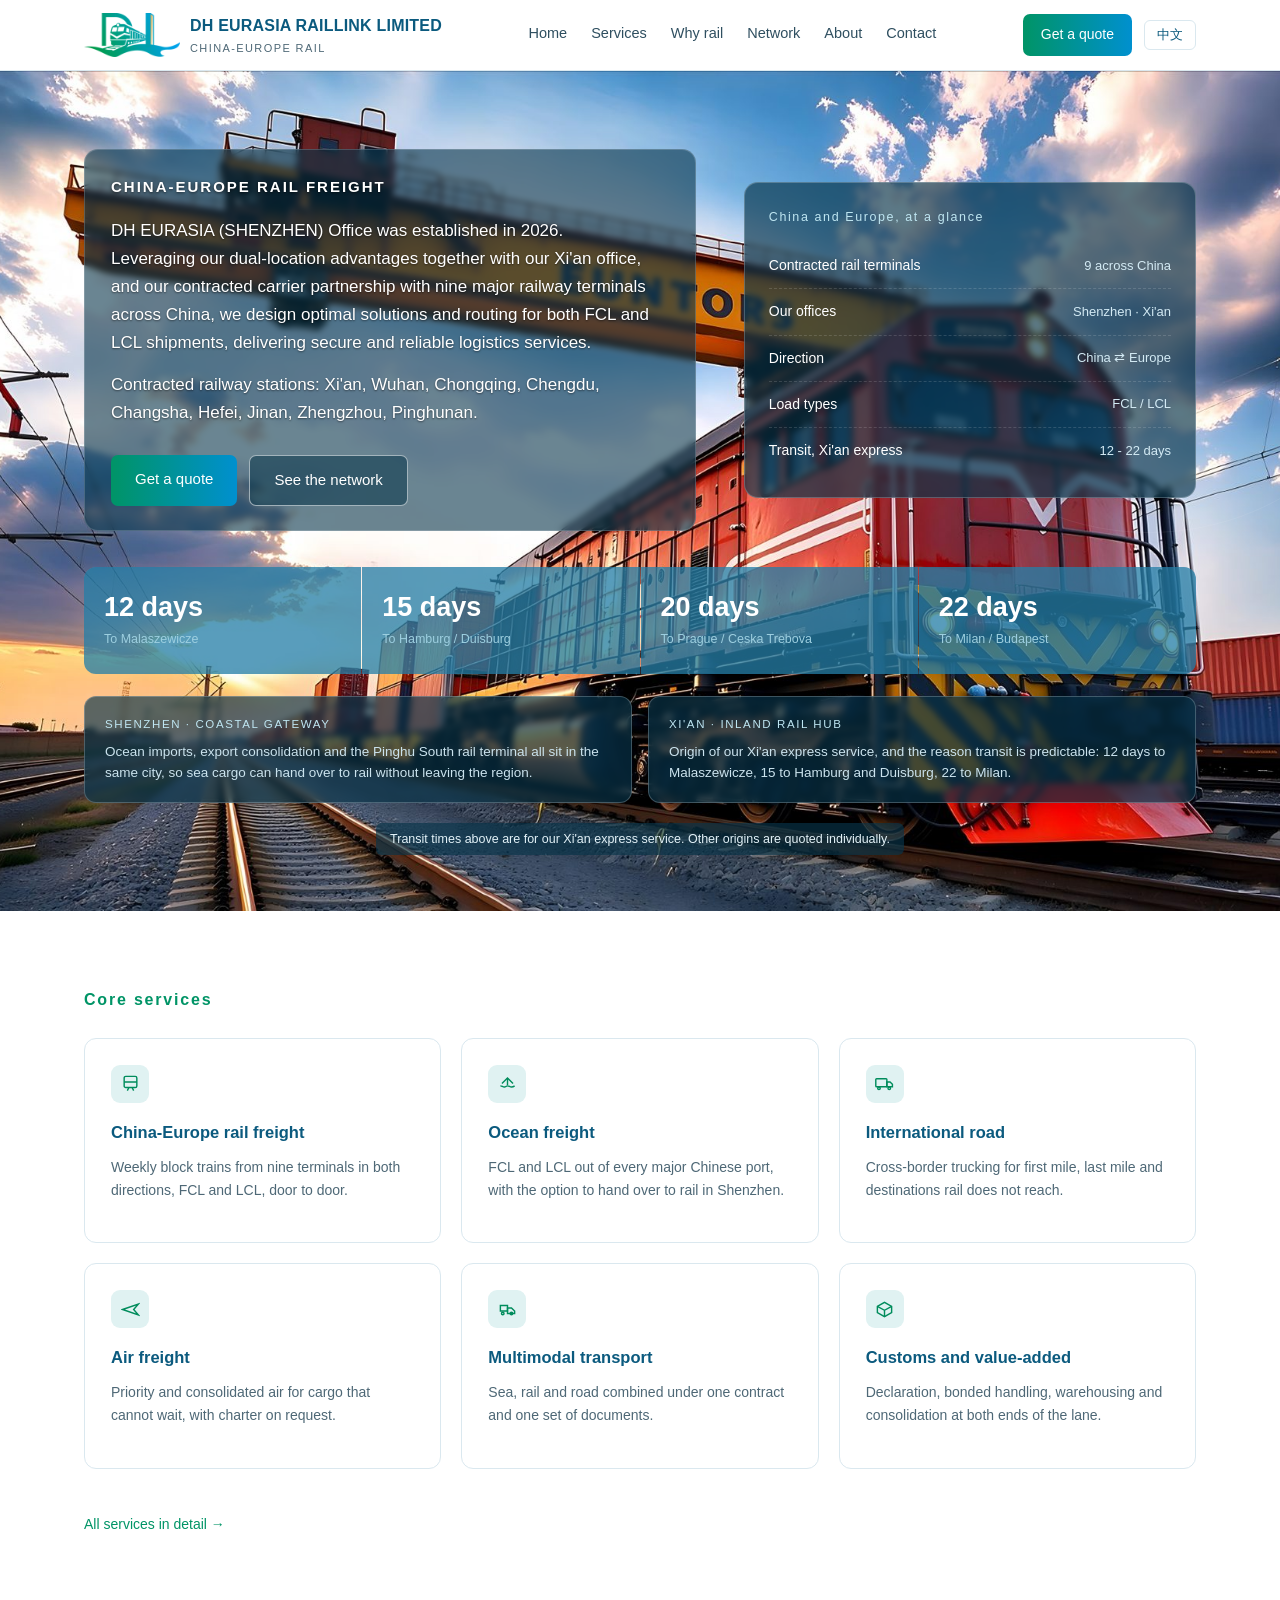
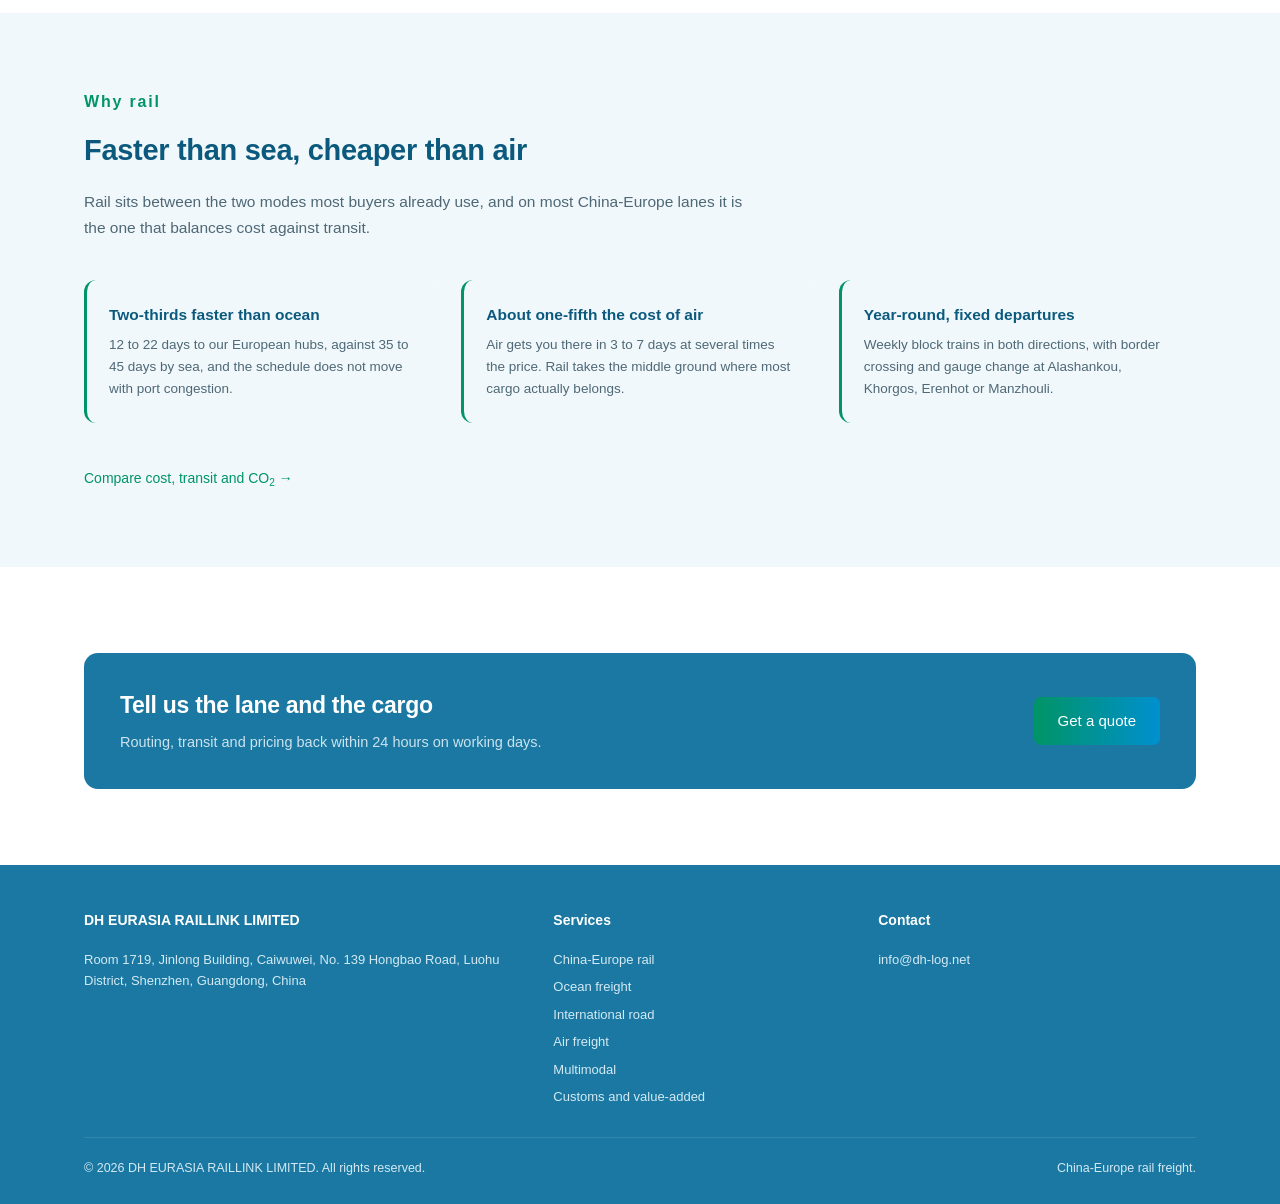
<file: index.html>
<!DOCTYPE html>
<html lang="en">
<head>
<meta charset="UTF-8">
<meta name="viewport" content="width=device-width, initial-scale=1.0">
<title>DH EURASIA RAILLINK LIMITED | China-Europe Rail Freight Forwarder</title>
<meta name="description" content="China-Europe rail freight forwarder and contracted carrier at nine Chinese rail terminals, with offices in Shenzhen and Xi'an. FCL and LCL both ways, 12 days to Malaszewicze, 15 to Hamburg and Duisburg, 22 to Milan.">
<link rel="canonical" href="https://www.dh-log.net/">
<link rel="alternate" hreflang="en" href="https://www.dh-log.net/">
<link rel="alternate" hreflang="zh-Hans" href="https://www.dh-log.net/zh/">
<link rel="alternate" hreflang="x-default" href="https://www.dh-log.net/">
<meta property="og:type" content="website">
<meta property="og:site_name" content="DH EURASIA RAILLINK LIMITED">
<meta property="og:title" content="DH EURASIA RAILLINK LIMITED | China-Europe Rail Freight Forwarder">
<meta property="og:description" content="China-Europe rail freight forwarder and contracted carrier at nine Chinese rail terminals, with offices in Shenzhen and Xi'an. FCL and LCL both ways, 12 days to Malaszewicze, 15 to Hamburg and Duisburg, 22 to Milan.">
<meta property="og:url" content="https://www.dh-log.net/">
<meta property="og:image" content="https://www.dh-log.net/assets/og.png">
<meta property="og:locale" content="en_GB">
<meta name="theme-color" content="#1A78A2">
<link rel="icon" type="image/svg+xml" href="data:image/svg+xml,%3Csvg xmlns='http://www.w3.org/2000/svg' viewBox='0 0 32 32'%3E%3Crect width='32' height='32' rx='7' fill='%23008C5C'/%3E%3Ctext x='16' y='21' font-family='Arial' font-size='13' font-weight='bold' fill='white' text-anchor='middle'%3EDH%3C/text%3E%3C/svg%3E">
<link rel="icon" type="image/png" sizes="32x32" href="assets/favicon-32.png">
<link rel="apple-touch-icon" href="assets/apple-touch-icon.png">
<link rel="preload" as="image" href="assets/home.jpg" fetchpriority="high">
<link rel="stylesheet" href="assets/site.css">
</head>
<body>
<header>
  <div class="wrap">
    <nav>
      <a href="index.html" class="logo"><img class="logomark" src="assets/logo-mark.png" alt="" width="62" height="28"><span>DH EURASIA RAILLINK LIMITED<small>CHINA-EUROPE RAIL</small></span></a>
      <div class="menu" id="menu">
      <a href="index.html" class="active">Home</a>
      <a href="services.html">Services</a>
      <a href="why-rail.html">Why rail</a>
      <a href="network.html">Network</a>
      <a href="about.html">About</a>
      <a href="contact.html">Contact</a>
      </div>
      <div style="display:flex;align-items:center;gap:12px">
        <a href="contact.html" class="cta">Get a quote</a>
        <a class="langbtn" href="zh/index.html">中文</a>
        <button class="burger" onclick="document.getElementById('menu').classList.toggle('open')" aria-label="Menu">&#9776;</button>
      </div>
    </nav>
  </div>
</header>

<section class="hero" id="top">
  <div class="hero-m"><div class="wrap"><div class="eyebrow eyebrow-hero">CHINA-EUROPE RAIL FREIGHT</div></div></div>
  <div class="wrap">
    <div class="hero-grid">
      <div>
        <h1 class="eyebrow eyebrow-hero">CHINA-EUROPE RAIL FREIGHT</h1>
        <p class="lead">DH EURASIA (SHENZHEN) Office was established in 2026. Leveraging our dual-location advantages together with our Xi'an office, and our contracted carrier partnership with nine major railway terminals across China, we design optimal solutions and routing for both FCL and LCL shipments, delivering secure and reliable logistics services.</p>
        <p class="lead lead-stations">Contracted railway stations: Xi'an, Wuhan, Chongqing, Chengdu, Changsha, Hefei, Jinan, Zhengzhou, Pinghunan.</p>
        <div class="hero-btns">
          <a href="contact.html" class="btn-primary">Get a quote</a>
          <a href="network.html" class="btn-ghost">See the network</a>
        </div>
      </div>
      <div class="route-card">
        <h4>China and Europe, at a glance</h4>
        <div class="rrow"><b>Contracted rail terminals</b><em>9 across China</em></div>
        <div class="rrow"><b>Our offices</b><em>Shenzhen · Xi'an</em></div>
        <div class="rrow"><b>Direction</b><em>China ⇄ Europe</em></div>
        <div class="rrow"><b>Load types</b><em>FCL / LCL</em></div>
        <div class="rrow"><b>Transit, Xi'an express</b><em>12 - 22 days</em></div>
      </div>
    </div>
    <div class="stats">
      <div class="stat"><b>12 days</b><span>To Malaszewicze</span></div>
      <div class="stat"><b>15 days</b><span>To Hamburg / Duisburg</span></div>
      <div class="stat"><b>20 days</b><span>To Prague / Ceska Trebova</span></div>
      <div class="stat"><b>22 days</b><span>To Milan / Budapest</span></div>
    </div>
    <div class="hubgrid">
      <div class="hub">
        <h5>SHENZHEN · COASTAL GATEWAY</h5>
        <p>Ocean imports, export consolidation and the Pinghu South rail terminal all sit in the same city, so sea cargo can hand over to rail without leaving the region.</p>
      </div>
      <div class="hub">
        <h5>XI'AN · INLAND RAIL HUB</h5>
        <p>Origin of our Xi'an express service, and the reason transit is predictable: 12 days to Malaszewicze, 15 to Hamburg and Duisburg, 22 to Milan.</p>
      </div>
    </div>
    <p class="hero-note">Transit times above are for our Xi'an express service. Other origins are quoted individually.</p>
  </div>
</section>

<section id="services" class="anchor">
  <div class="wrap">
    <div class="eyebrow-2 eyebrow-solo">Core services</div>
    <div class="cards">
      <div class="card"><div class="ic"><svg width="19" height="19" viewBox="0 0 24 24" fill="none" stroke="#008C5C" stroke-width="1.8"><rect x="4" y="3" width="16" height="14" rx="2"/><path d="M4 10h16M8 21l2-4M16 21l-2-4"/></svg></div><h3><a href="services.html#rail">China-Europe rail freight</a></h3><p>Weekly block trains from nine terminals in both directions, FCL and LCL, door to door.</p></div>
      <div class="card"><div class="ic"><svg width="19" height="19" viewBox="0 0 24 24" fill="none" stroke="#008C5C" stroke-width="1.8"><path d="M3 15c2 0 3 1.5 5 1.5S10 15 12 15s3 1.5 5 1.5S21 15 21 15"/><path d="M5 12l7-7 7 7"/><path d="M12 5v9"/></svg></div><h3><a href="services.html#ocean">Ocean freight</a></h3><p>FCL and LCL out of every major Chinese port, with the option to hand over to rail in Shenzhen.</p></div>
      <div class="card"><div class="ic"><svg width="19" height="19" viewBox="0 0 24 24" fill="none" stroke="#008C5C" stroke-width="1.8"><rect x="1" y="6" width="14" height="10" rx="1"/><path d="M15 10h4l3 3v3h-7z"/><circle cx="5" cy="18" r="1.6"/><circle cx="18" cy="18" r="1.6"/></svg></div><h3><a href="services.html#road">International road</a></h3><p>Cross-border trucking for first mile, last mile and destinations rail does not reach.</p></div>
      <div class="card"><div class="ic"><svg width="19" height="19" viewBox="0 0 24 24" fill="none" stroke="#008C5C" stroke-width="1.8"><path d="M2 12l20-7-6 7 6 7z"/></svg></div><h3><a href="services.html#air">Air freight</a></h3><p>Priority and consolidated air for cargo that cannot wait, with charter on request.</p></div>
      <div class="card"><div class="ic"><svg width="19" height="19" viewBox="0 0 24 24" fill="none" stroke="#008C5C" stroke-width="1.8"><path d="M3 7h9v7H3z"/><path d="M12 10h5l4 4v3h-9z"/><circle cx="6" cy="17" r="1.6"/><circle cx="17" cy="17" r="1.6"/></svg></div><h3><a href="services.html#multimodal">Multimodal transport</a></h3><p>Sea, rail and road combined under one contract and one set of documents.</p></div>
      <div class="card"><div class="ic"><svg width="19" height="19" viewBox="0 0 24 24" fill="none" stroke="#008C5C" stroke-width="1.8"><path d="M3 8l9-5 9 5v8l-9 5-9-5z"/><path d="M3 8l9 5 9-5M12 13v8"/></svg></div><h3><a href="services.html#customs">Customs and value-added</a></h3><p>Declaration, bonded handling, warehousing and consolidation at both ends of the lane.</p></div>
    </div>
    <p style="margin-top:28px"><a class="linkmore" href="services.html">All services in detail &rarr;</a></p>
  </div>
</section>

<section class="soft anchor">
  <div class="wrap">
    <div class="eyebrow-2">Why rail</div>
    <h2>Faster than sea, cheaper than air</h2>
    <p class="sec-lead">Rail sits between the two modes most buyers already use, and on most China-Europe lanes it is the one that balances cost against transit.</p>
    <div class="corridor">
      <div class="corr"><h4>Two-thirds faster than ocean</h4><p>12 to 22 days to our European hubs, against 35 to 45 days by sea, and the schedule does not move with port congestion.</p></div>
      <div class="corr"><h4>About one-fifth the cost of air</h4><p>Air gets you there in 3 to 7 days at several times the price. Rail takes the middle ground where most cargo actually belongs.</p></div>
      <div class="corr"><h4>Year-round, fixed departures</h4><p>Weekly block trains in both directions, with border crossing and gauge change at Alashankou, Khorgos, Erenhot or Manzhouli.</p></div>
    </div>
    <p style="margin-top:28px"><a class="linkmore" href="why-rail.html">Compare cost, transit and CO<sub>2</sub> &rarr;</a></p>
  </div>
</section>

<section>
  <div class="wrap">
    <div class="ctaband">
      <div><h2>Tell us the lane and the cargo</h2><p>Routing, transit and pricing back within 24 hours on working days.</p></div>
      <div class="hero-btns">
        <a href="contact.html" class="btn-primary">Get a quote</a>
      </div>
    </div>
  </div>
</section>

<footer>
  <div class="wrap">
    <div class="fgrid3">
      <div>
        <h5>DH EURASIA RAILLINK LIMITED</h5>
        <p>Room 1719, Jinlong Building, Caiwuwei, No. 139 Hongbao Road, Luohu District, Shenzhen, Guangdong, China</p>
      </div>
      <div>
        <h5>Services</h5>
        <ul>
          <li><a href="services.html#rail">China-Europe rail</a></li>
          <li><a href="services.html#ocean">Ocean freight</a></li>
          <li><a href="services.html#road">International road</a></li>
          <li><a href="services.html#air">Air freight</a></li>
          <li><a href="services.html#multimodal">Multimodal</a></li>
          <li><a href="services.html#customs">Customs and value-added</a></li>
        </ul>
      </div>
      <div>
        <h5>Contact</h5>
        <p><a href="mailto:info@dh-log.net">info@dh-log.net</a></p>
      </div>
    </div>
    <div class="fbottom">
      <span>&copy; <span id="yr"></span> DH EURASIA RAILLINK LIMITED. All rights reserved.</span>
      <span>China-Europe rail freight.</span>
    </div>
  </div>
</footer>
<script>document.getElementById('yr').textContent=new Date().getFullYear();</script>
</body>
</html>
</file>
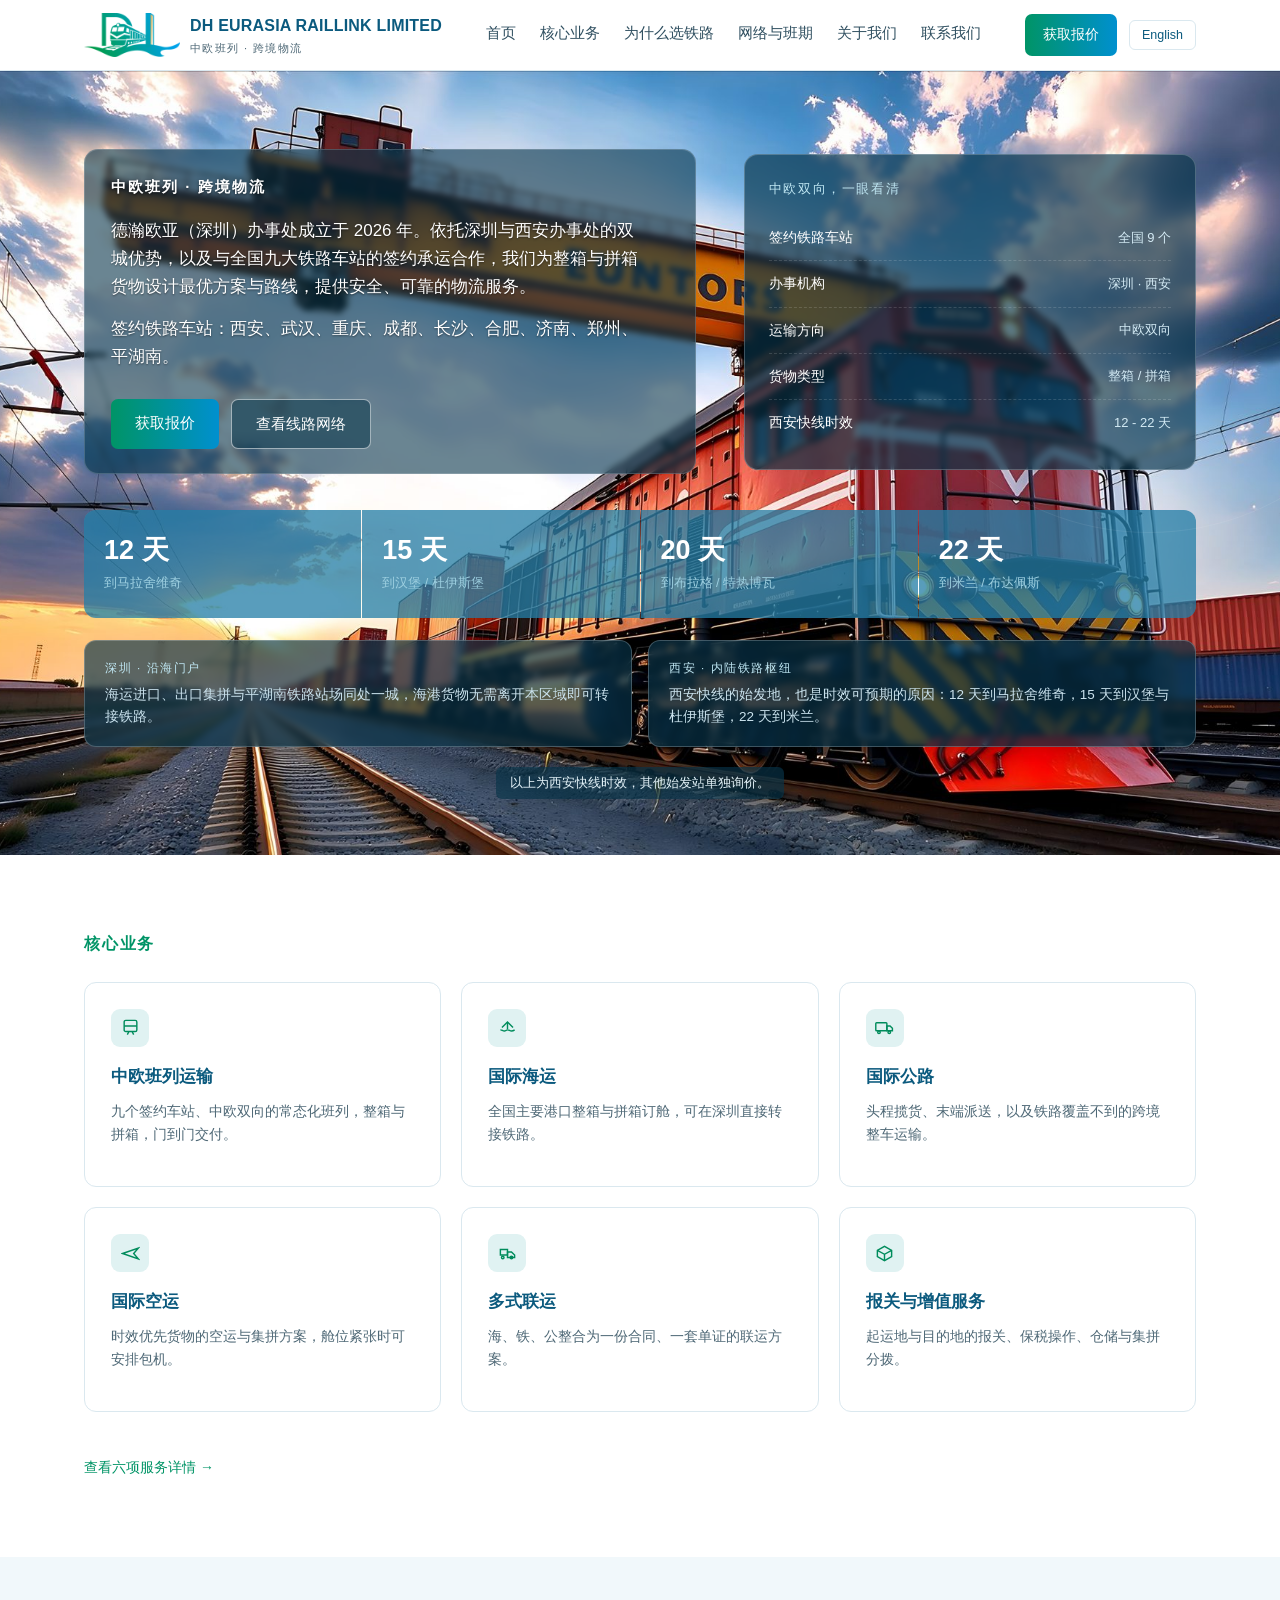
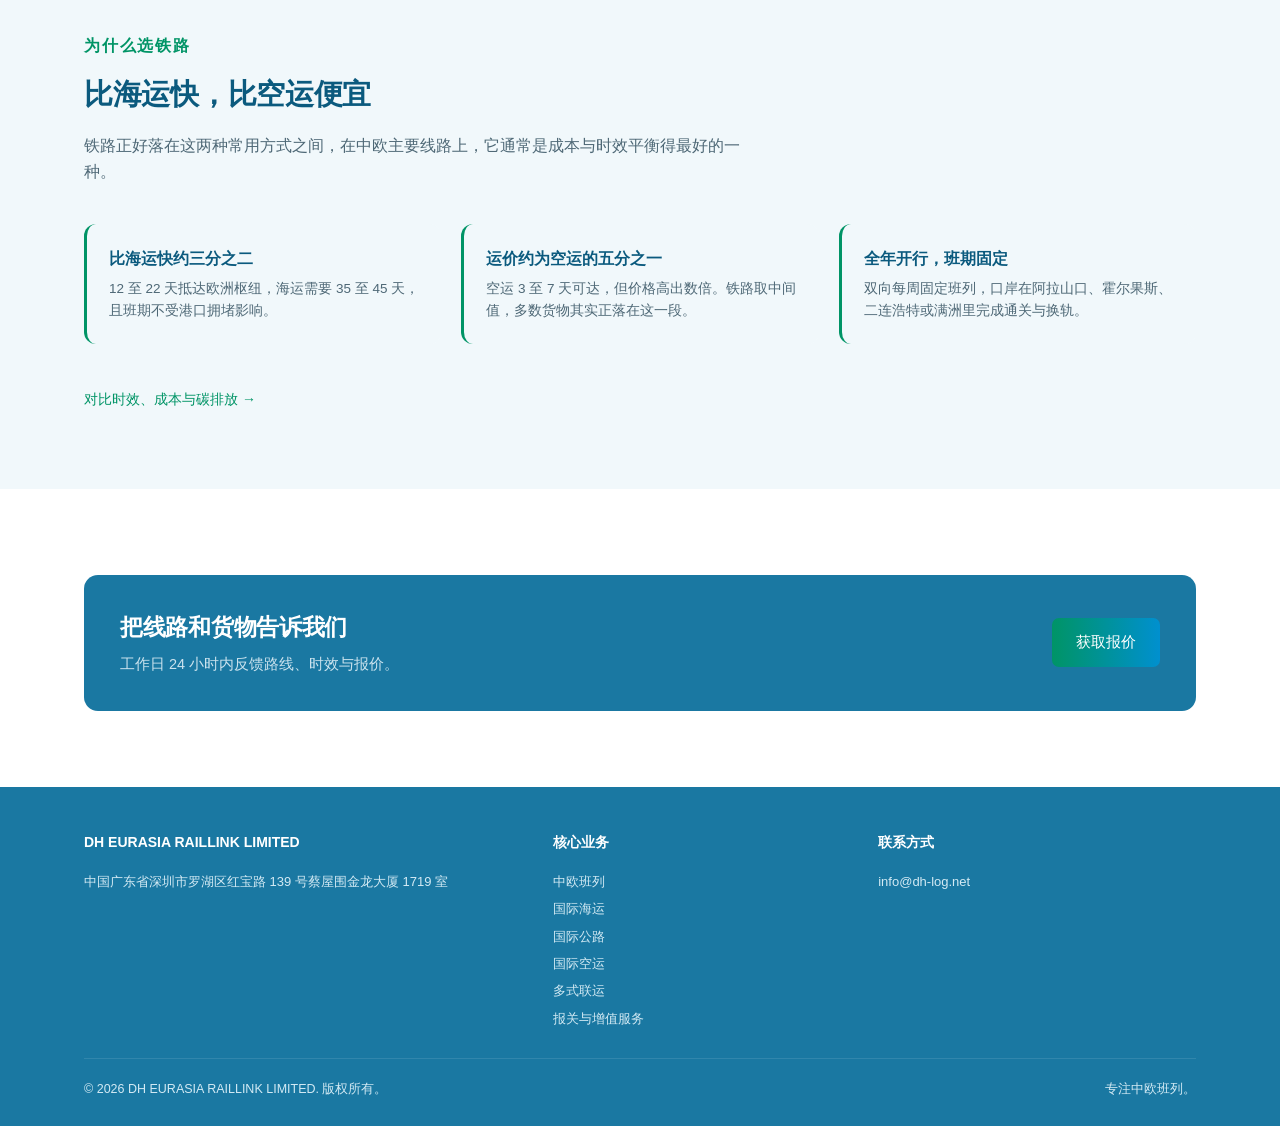
<file: zh/index.html>
<!DOCTYPE html>
<html lang="zh-CN">
<head>
<meta charset="UTF-8">
<meta name="viewport" content="width=device-width, initial-scale=1.0">
<title>德瀚欧亚（深圳）物流有限公司 | 中欧班列 · 跨境物流服务商</title>
<meta name="description" content="中欧班列服务商，九个中国铁路车站签约承运，深圳与西安双点办公。整箱与拼箱中欧双向，西安快线 12 天到马拉舍维奇、15 天到汉堡与杜伊斯堡、22 天到米兰。">
<link rel="canonical" href="https://www.dh-log.net/zh/">
<link rel="alternate" hreflang="en" href="https://www.dh-log.net/">
<link rel="alternate" hreflang="zh-Hans" href="https://www.dh-log.net/zh/">
<link rel="alternate" hreflang="x-default" href="https://www.dh-log.net/">
<meta property="og:type" content="website">
<meta property="og:site_name" content="DH EURASIA RAILLINK LIMITED">
<meta property="og:title" content="德瀚欧亚（深圳）物流有限公司 | 中欧班列 · 跨境物流服务商">
<meta property="og:description" content="中欧班列服务商，九个中国铁路车站签约承运，深圳与西安双点办公。整箱与拼箱中欧双向，西安快线 12 天到马拉舍维奇、15 天到汉堡与杜伊斯堡、22 天到米兰。">
<meta property="og:url" content="https://www.dh-log.net/zh/">
<meta property="og:image" content="https://www.dh-log.net/assets/og.png">
<meta property="og:locale" content="zh_CN">
<meta name="theme-color" content="#1A78A2">
<link rel="icon" type="image/svg+xml" href="data:image/svg+xml,%3Csvg xmlns='http://www.w3.org/2000/svg' viewBox='0 0 32 32'%3E%3Crect width='32' height='32' rx='7' fill='%23008C5C'/%3E%3Ctext x='16' y='21' font-family='Arial' font-size='13' font-weight='bold' fill='white' text-anchor='middle'%3EDH%3C/text%3E%3C/svg%3E">
<link rel="icon" type="image/png" sizes="32x32" href="../assets/favicon-32.png">
<link rel="apple-touch-icon" href="../assets/apple-touch-icon.png">
<link rel="preload" as="image" href="../assets/home.jpg" fetchpriority="high">
<link rel="stylesheet" href="../assets/site.css">
</head>
<body>
<header>
  <div class="wrap">
    <nav>
      <a href="../index.html" class="logo"><img class="logomark" src="../assets/logo-mark.png" alt="" width="62" height="28"><span>DH EURASIA RAILLINK LIMITED<small>中欧班列 · 跨境物流</small></span></a>
      <div class="menu" id="menu">
      <a href="index.html" class="active">首页</a>
      <a href="services.html">核心业务</a>
      <a href="why-rail.html">为什么选铁路</a>
      <a href="network.html">网络与班期</a>
      <a href="about.html">关于我们</a>
      <a href="contact.html">联系我们</a>
      </div>
      <div style="display:flex;align-items:center;gap:12px">
        <a href="contact.html" class="cta">获取报价</a>
        <a class="langbtn" href="../index.html">English</a>
        <button class="burger" onclick="document.getElementById('menu').classList.toggle('open')" aria-label="Menu">&#9776;</button>
      </div>
    </nav>
  </div>
</header>

<section class="hero" id="top">
  <div class="hero-m"><div class="wrap"><div class="eyebrow eyebrow-hero">中欧班列 · 跨境物流</div></div></div>
  <div class="wrap">
    <div class="hero-grid">
      <div>
        <h1 class="eyebrow eyebrow-hero">中欧班列 · 跨境物流</h1>
        <p class="lead">德瀚欧亚（深圳）办事处成立于 2026 年。依托深圳与西安办事处的双城优势，以及与全国九大铁路车站的签约承运合作，我们为整箱与拼箱货物设计最优方案与路线，提供安全、可靠的物流服务。</p>
        <p class="lead lead-stations">签约铁路车站：西安、武汉、重庆、成都、长沙、合肥、济南、郑州、平湖南。</p>
        <div class="hero-btns">
          <a href="contact.html" class="btn-primary">获取报价</a>
          <a href="network.html" class="btn-ghost">查看线路网络</a>
        </div>
      </div>
      <div class="route-card">
        <h4>中欧双向，一眼看清</h4>
        <div class="rrow"><b>签约铁路车站</b><em>全国 9 个</em></div>
        <div class="rrow"><b>办事机构</b><em>深圳 · 西安</em></div>
        <div class="rrow"><b>运输方向</b><em>中欧双向</em></div>
        <div class="rrow"><b>货物类型</b><em>整箱 / 拼箱</em></div>
        <div class="rrow"><b>西安快线时效</b><em>12 - 22 天</em></div>
      </div>
    </div>
    <div class="stats">
      <div class="stat"><b>12 天</b><span>到马拉舍维奇</span></div>
      <div class="stat"><b>15 天</b><span>到汉堡 / 杜伊斯堡</span></div>
      <div class="stat"><b>20 天</b><span>到布拉格 / 特热博瓦</span></div>
      <div class="stat"><b>22 天</b><span>到米兰 / 布达佩斯</span></div>
    </div>
    <div class="hubgrid">
      <div class="hub">
        <h5>深圳 · 沿海门户</h5>
        <p>海运进口、出口集拼与平湖南铁路站场同处一城，海港货物无需离开本区域即可转接铁路。</p>
      </div>
      <div class="hub">
        <h5>西安 · 内陆铁路枢纽</h5>
        <p>西安快线的始发地，也是时效可预期的原因：12 天到马拉舍维奇，15 天到汉堡与杜伊斯堡，22 天到米兰。</p>
      </div>
    </div>
    <p class="hero-note">以上为西安快线时效，其他始发站单独询价。</p>
  </div>
</section>

<section id="services" class="anchor">
  <div class="wrap">
    <div class="eyebrow-2 eyebrow-solo">核心业务</div>
    <div class="cards">
      <div class="card"><div class="ic"><svg width="19" height="19" viewBox="0 0 24 24" fill="none" stroke="#008C5C" stroke-width="1.8"><rect x="4" y="3" width="16" height="14" rx="2"/><path d="M4 10h16M8 21l2-4M16 21l-2-4"/></svg></div><h3><a href="services.html#rail">中欧班列运输</a></h3><p>九个签约车站、中欧双向的常态化班列，整箱与拼箱，门到门交付。</p></div>
      <div class="card"><div class="ic"><svg width="19" height="19" viewBox="0 0 24 24" fill="none" stroke="#008C5C" stroke-width="1.8"><path d="M3 15c2 0 3 1.5 5 1.5S10 15 12 15s3 1.5 5 1.5S21 15 21 15"/><path d="M5 12l7-7 7 7"/><path d="M12 5v9"/></svg></div><h3><a href="services.html#ocean">国际海运</a></h3><p>全国主要港口整箱与拼箱订舱，可在深圳直接转接铁路。</p></div>
      <div class="card"><div class="ic"><svg width="19" height="19" viewBox="0 0 24 24" fill="none" stroke="#008C5C" stroke-width="1.8"><rect x="1" y="6" width="14" height="10" rx="1"/><path d="M15 10h4l3 3v3h-7z"/><circle cx="5" cy="18" r="1.6"/><circle cx="18" cy="18" r="1.6"/></svg></div><h3><a href="services.html#road">国际公路</a></h3><p>头程揽货、末端派送，以及铁路覆盖不到的跨境整车运输。</p></div>
      <div class="card"><div class="ic"><svg width="19" height="19" viewBox="0 0 24 24" fill="none" stroke="#008C5C" stroke-width="1.8"><path d="M2 12l20-7-6 7 6 7z"/></svg></div><h3><a href="services.html#air">国际空运</a></h3><p>时效优先货物的空运与集拼方案，舱位紧张时可安排包机。</p></div>
      <div class="card"><div class="ic"><svg width="19" height="19" viewBox="0 0 24 24" fill="none" stroke="#008C5C" stroke-width="1.8"><path d="M3 7h9v7H3z"/><path d="M12 10h5l4 4v3h-9z"/><circle cx="6" cy="17" r="1.6"/><circle cx="17" cy="17" r="1.6"/></svg></div><h3><a href="services.html#multimodal">多式联运</a></h3><p>海、铁、公整合为一份合同、一套单证的联运方案。</p></div>
      <div class="card"><div class="ic"><svg width="19" height="19" viewBox="0 0 24 24" fill="none" stroke="#008C5C" stroke-width="1.8"><path d="M3 8l9-5 9 5v8l-9 5-9-5z"/><path d="M3 8l9 5 9-5M12 13v8"/></svg></div><h3><a href="services.html#customs">报关与增值服务</a></h3><p>起运地与目的地的报关、保税操作、仓储与集拼分拨。</p></div>
    </div>
    <p style="margin-top:28px"><a class="linkmore" href="services.html">查看六项服务详情 &rarr;</a></p>
  </div>
</section>

<section class="soft anchor">
  <div class="wrap">
    <div class="eyebrow-2">为什么选铁路</div>
    <h2>比海运快，比空运便宜</h2>
    <p class="sec-lead">铁路正好落在这两种常用方式之间，在中欧主要线路上，它通常是成本与时效平衡得最好的一种。</p>
    <div class="corridor">
      <div class="corr"><h4>比海运快约三分之二</h4><p>12 至 22 天抵达欧洲枢纽，海运需要 35 至 45 天，且班期不受港口拥堵影响。</p></div>
      <div class="corr"><h4>运价约为空运的五分之一</h4><p>空运 3 至 7 天可达，但价格高出数倍。铁路取中间值，多数货物其实正落在这一段。</p></div>
      <div class="corr"><h4>全年开行，班期固定</h4><p>双向每周固定班列，口岸在阿拉山口、霍尔果斯、二连浩特或满洲里完成通关与换轨。</p></div>
    </div>
    <p style="margin-top:28px"><a class="linkmore" href="why-rail.html">对比时效、成本与碳排放 &rarr;</a></p>
  </div>
</section>

<section>
  <div class="wrap">
    <div class="ctaband">
      <div><h2>把线路和货物告诉我们</h2><p>工作日 24 小时内反馈路线、时效与报价。</p></div>
      <div class="hero-btns">
        <a href="contact.html" class="btn-primary">获取报价</a>
      </div>
    </div>
  </div>
</section>

<footer>
  <div class="wrap">
    <div class="fgrid3">
      <div>
        <h5>DH EURASIA RAILLINK LIMITED</h5>
        <p>中国广东省深圳市罗湖区红宝路 139 号蔡屋围金龙大厦 1719 室</p>
      </div>
      <div>
        <h5>核心业务</h5>
        <ul>
          <li><a href="services.html#rail">中欧班列</a></li>
          <li><a href="services.html#ocean">国际海运</a></li>
          <li><a href="services.html#road">国际公路</a></li>
          <li><a href="services.html#air">国际空运</a></li>
          <li><a href="services.html#multimodal">多式联运</a></li>
          <li><a href="services.html#customs">报关与增值服务</a></li>
        </ul>
      </div>
      <div>
        <h5>联系方式</h5>
        <p><a href="mailto:info@dh-log.net">info@dh-log.net</a></p>
      </div>
    </div>
    <div class="fbottom">
      <span>&copy; <span id="yr"></span> DH EURASIA RAILLINK LIMITED. 版权所有。</span>
      <span>专注中欧班列。</span>
    </div>
  </div>
</footer>
<script>document.getElementById('yr').textContent=new Date().getFullYear();</script>
</body>
</html>
</file>
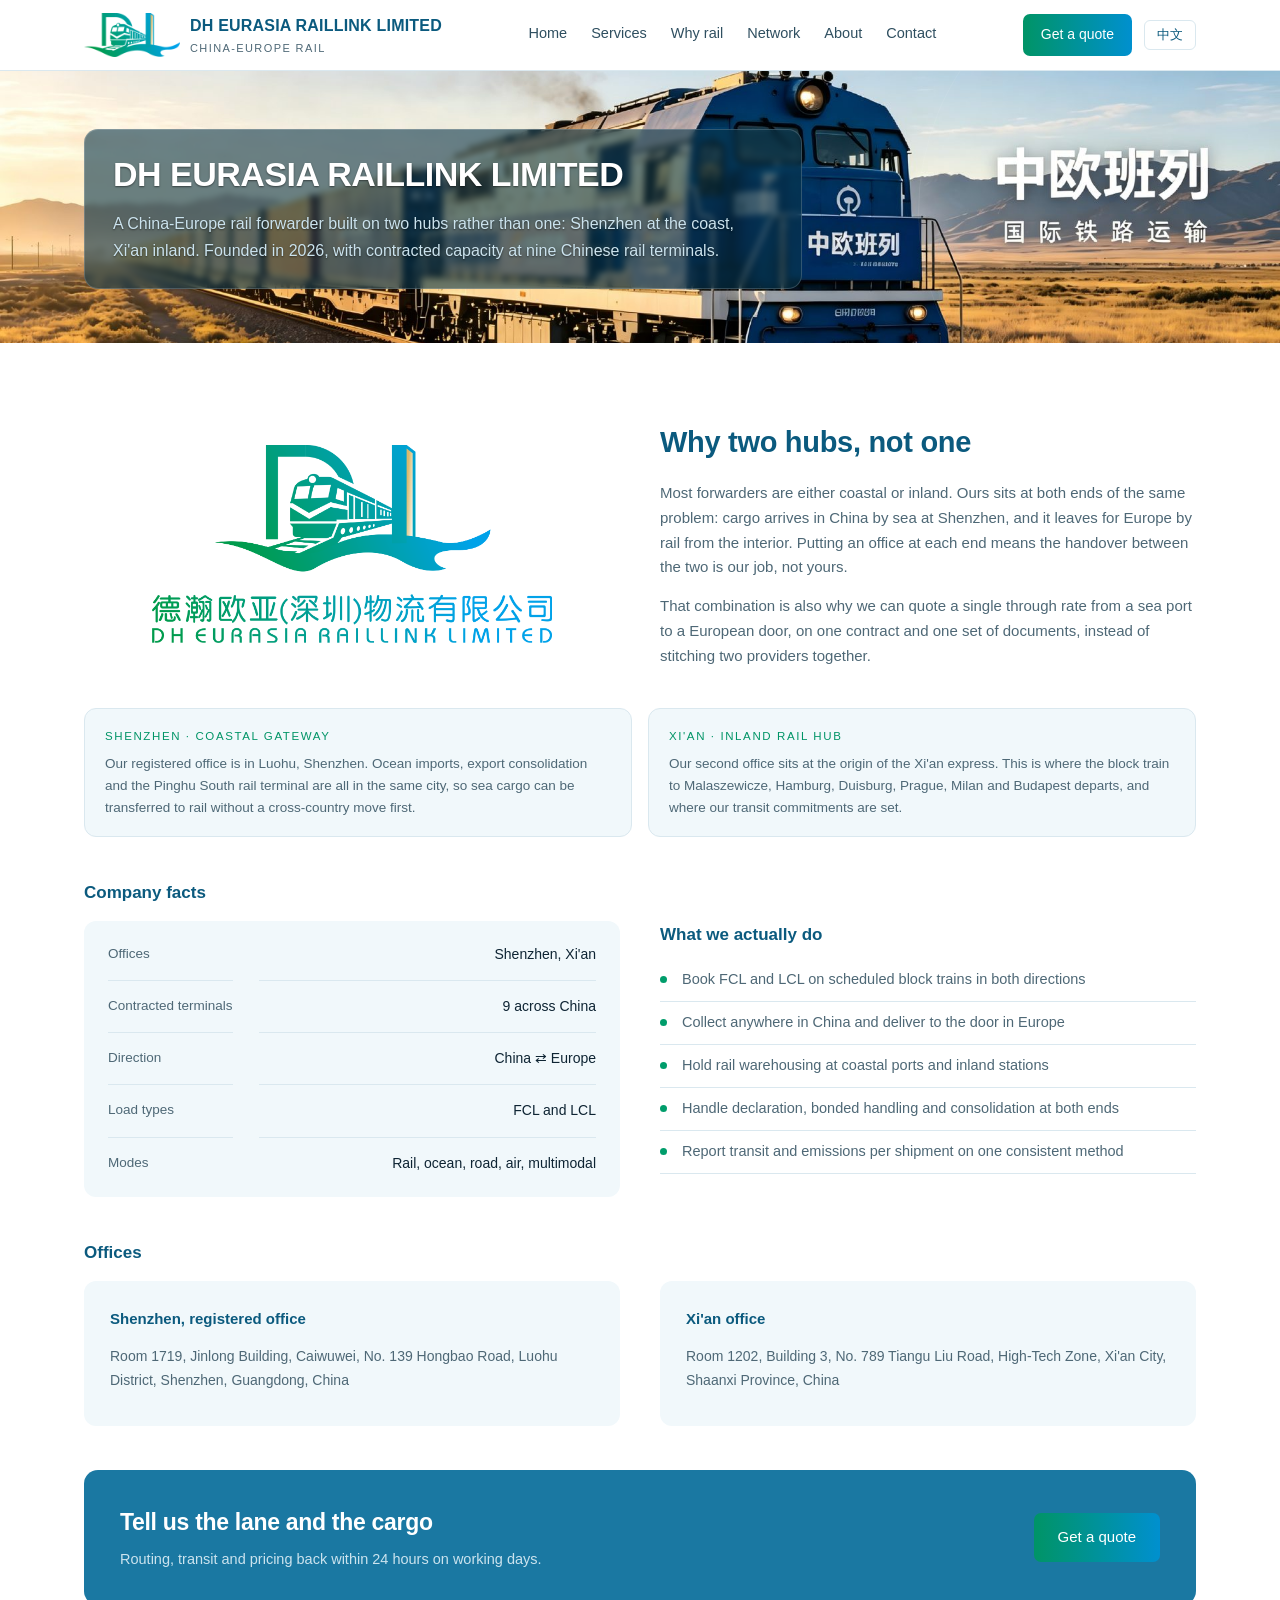
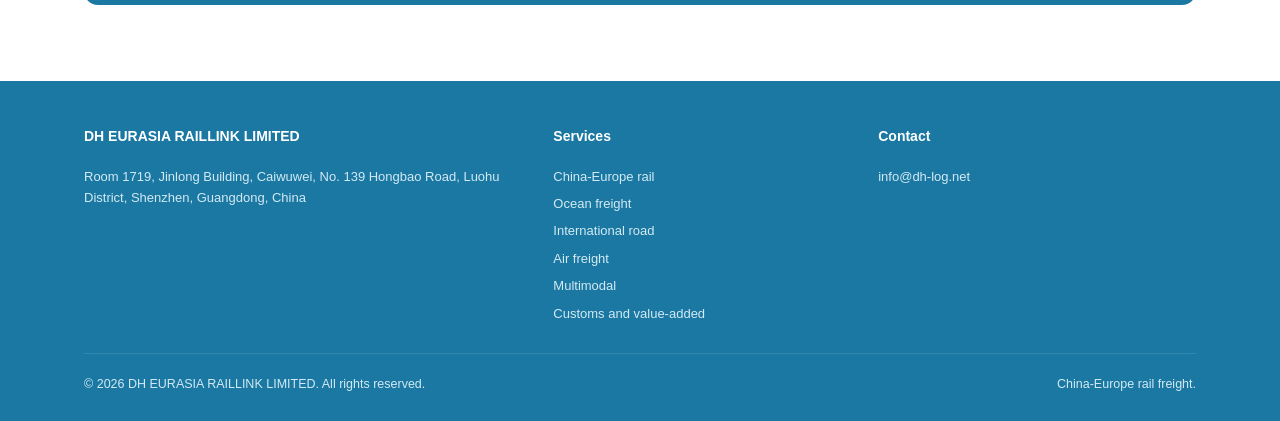
<file: about.html>
<!DOCTYPE html>
<html lang="en">
<head>
<meta charset="UTF-8">
<meta name="viewport" content="width=device-width, initial-scale=1.0">
<title>About DH EURASIA RAILLINK LIMITED | Shenzhen and Xi'an</title>
<meta name="description" content="Founded in 2026, with offices in Shenzhen and Xi'an and contracted capacity at nine Chinese rail terminals, moving FCL and LCL between China and Europe in both directions.">
<link rel="canonical" href="https://www.dh-log.net/about.html">
<link rel="alternate" hreflang="en" href="https://www.dh-log.net/about.html">
<link rel="alternate" hreflang="zh-Hans" href="https://www.dh-log.net/zh/about.html">
<link rel="alternate" hreflang="x-default" href="https://www.dh-log.net/about.html">
<meta property="og:type" content="website">
<meta property="og:site_name" content="DH EURASIA RAILLINK LIMITED">
<meta property="og:title" content="About DH EURASIA RAILLINK LIMITED | Shenzhen and Xi'an">
<meta property="og:description" content="Founded in 2026, with offices in Shenzhen and Xi'an and contracted capacity at nine Chinese rail terminals, moving FCL and LCL between China and Europe in both directions.">
<meta property="og:url" content="https://www.dh-log.net/about.html">
<meta property="og:image" content="https://www.dh-log.net/assets/og.png">
<meta property="og:locale" content="en_GB">
<meta name="theme-color" content="#1A78A2">
<link rel="icon" type="image/svg+xml" href="data:image/svg+xml,%3Csvg xmlns='http://www.w3.org/2000/svg' viewBox='0 0 32 32'%3E%3Crect width='32' height='32' rx='7' fill='%23008C5C'/%3E%3Ctext x='16' y='21' font-family='Arial' font-size='13' font-weight='bold' fill='white' text-anchor='middle'%3EDH%3C/text%3E%3C/svg%3E">
<link rel="icon" type="image/png" sizes="32x32" href="assets/favicon-32.png">
<link rel="apple-touch-icon" href="assets/apple-touch-icon.png">
<link rel="stylesheet" href="assets/site.css">
</head>
<body>
<header>
  <div class="wrap">
    <nav>
      <a href="index.html" class="logo"><img class="logomark" src="assets/logo-mark.png" alt="" width="62" height="28"><span>DH EURASIA RAILLINK LIMITED<small>CHINA-EUROPE RAIL</small></span></a>
      <div class="menu" id="menu">
      <a href="index.html">Home</a>
      <a href="services.html">Services</a>
      <a href="why-rail.html">Why rail</a>
      <a href="network.html">Network</a>
      <a href="about.html" class="active">About</a>
      <a href="contact.html">Contact</a>
      </div>
      <div style="display:flex;align-items:center;gap:12px">
        <a href="contact.html" class="cta">Get a quote</a>
        <a class="langbtn" href="zh/about.html">中文</a>
        <button class="burger" onclick="document.getElementById('menu').classList.toggle('open')" aria-label="Menu">&#9776;</button>
      </div>
    </nav>
  </div>
</header>

<section class="pagehero ph-about">
  <div class="wrap"><div class="ph-box">
      <h1>DH EURASIA RAILLINK LIMITED</h1>
      <p>A China-Europe rail forwarder built on two hubs rather than one: Shenzhen at the coast, Xi'an inland. Founded in 2026, with contracted capacity at nine Chinese rail terminals.</p>
    </div>
  </div>
</section>

<section>
  <div class="wrap">
    <div class="grid2">
      <div>
        <div class="logowrap logo-plain"><img src="assets/logo.png" alt="DH EURASIA RAILLINK LIMITED logo"></div>
      </div>
      <div>
        <h2>Why two hubs, not one</h2>
        <p style="font-size:15px;color:var(--muted);margin-bottom:14px">Most forwarders are either coastal or inland. Ours sits at both ends of the same problem: cargo arrives in China by sea at Shenzhen, and it leaves for Europe by rail from the interior. Putting an office at each end means the handover between the two is our job, not yours.</p>
        <p style="font-size:15px;color:var(--muted)">That combination is also why we can quote a single through rate from a sea port to a European door, on one contract and one set of documents, instead of stitching two providers together.</p>
      </div>
    </div>

    <div class="hubgrid light" style="margin-top:40px">
      <div class="hub">
        <h5>SHENZHEN · COASTAL GATEWAY</h5>
        <p>Our registered office is in Luohu, Shenzhen. Ocean imports, export consolidation and the Pinghu South rail terminal are all in the same city, so sea cargo can be transferred to rail without a cross-country move first.</p>
      </div>
      <div class="hub">
        <h5>XI'AN · INLAND RAIL HUB</h5>
        <p>Our second office sits at the origin of the Xi'an express. This is where the block train to Malaszewicze, Hamburg, Duisburg, Prague, Milan and Budapest departs, and where our transit commitments are set.</p>
      </div>
    </div>

    <h3 class="sub-head">Company facts</h3>
    <div class="grid2">
      <div class="factlist">
        <dl>
          <dt>Offices</dt><dd>Shenzhen, Xi'an</dd>
          <dt>Contracted terminals</dt><dd>9 across China</dd>
          <dt>Direction</dt><dd>China ⇄ Europe</dd>
          <dt>Load types</dt><dd>FCL and LCL</dd>
          <dt>Modes</dt><dd>Rail, ocean, road, air, multimodal</dd>
        </dl>
      </div>
      <div>
        <h3 style="font-size:17px;color:var(--navy);margin-bottom:10px">What we actually do</h3>
        <ul class="ablist">
          <li>Book FCL and LCL on scheduled block trains in both directions</li>
          <li>Collect anywhere in China and deliver to the door in Europe</li>
          <li>Hold rail warehousing at coastal ports and inland stations</li>
          <li>Handle declaration, bonded handling and consolidation at both ends</li>
          <li>Report transit and emissions per shipment on one consistent method</li>
        </ul>
      </div>
    </div>

    <h3 class="sub-head">Offices</h3>
    <div class="grid2">
      <div class="info-box">
        <h4>Shenzhen, registered office</h4>
        <p>Room 1719, Jinlong Building, Caiwuwei, No. 139 Hongbao Road, Luohu District, Shenzhen, Guangdong, China</p>
      </div>
      <div class="info-box">
        <h4>Xi'an office</h4>
        <p>Room 1202, Building 3, No. 789 Tiangu Liu Road, High-Tech Zone, Xi'an City, Shaanxi Province, China</p>
      </div>
    </div>

    <div style="margin-top:44px"><div class="ctaband">
      <div><h2>Tell us the lane and the cargo</h2><p>Routing, transit and pricing back within 24 hours on working days.</p></div>
      <div class="hero-btns">
        <a href="contact.html" class="btn-primary">Get a quote</a>
      </div>
    </div></div>
  </div>
</section>

<footer>
  <div class="wrap">
    <div class="fgrid3">
      <div>
        <h5>DH EURASIA RAILLINK LIMITED</h5>
        <p>Room 1719, Jinlong Building, Caiwuwei, No. 139 Hongbao Road, Luohu District, Shenzhen, Guangdong, China</p>
      </div>
      <div>
        <h5>Services</h5>
        <ul>
          <li><a href="services.html#rail">China-Europe rail</a></li>
          <li><a href="services.html#ocean">Ocean freight</a></li>
          <li><a href="services.html#road">International road</a></li>
          <li><a href="services.html#air">Air freight</a></li>
          <li><a href="services.html#multimodal">Multimodal</a></li>
          <li><a href="services.html#customs">Customs and value-added</a></li>
        </ul>
      </div>
      <div>
        <h5>Contact</h5>
        <p><a href="mailto:info@dh-log.net">info@dh-log.net</a></p>
      </div>
    </div>
    <div class="fbottom">
      <span>&copy; <span id="yr"></span> DH EURASIA RAILLINK LIMITED. All rights reserved.</span>
      <span>China-Europe rail freight.</span>
    </div>
  </div>
</footer>
<script>document.getElementById('yr').textContent=new Date().getFullYear();</script>
</body>
</html>
</file>
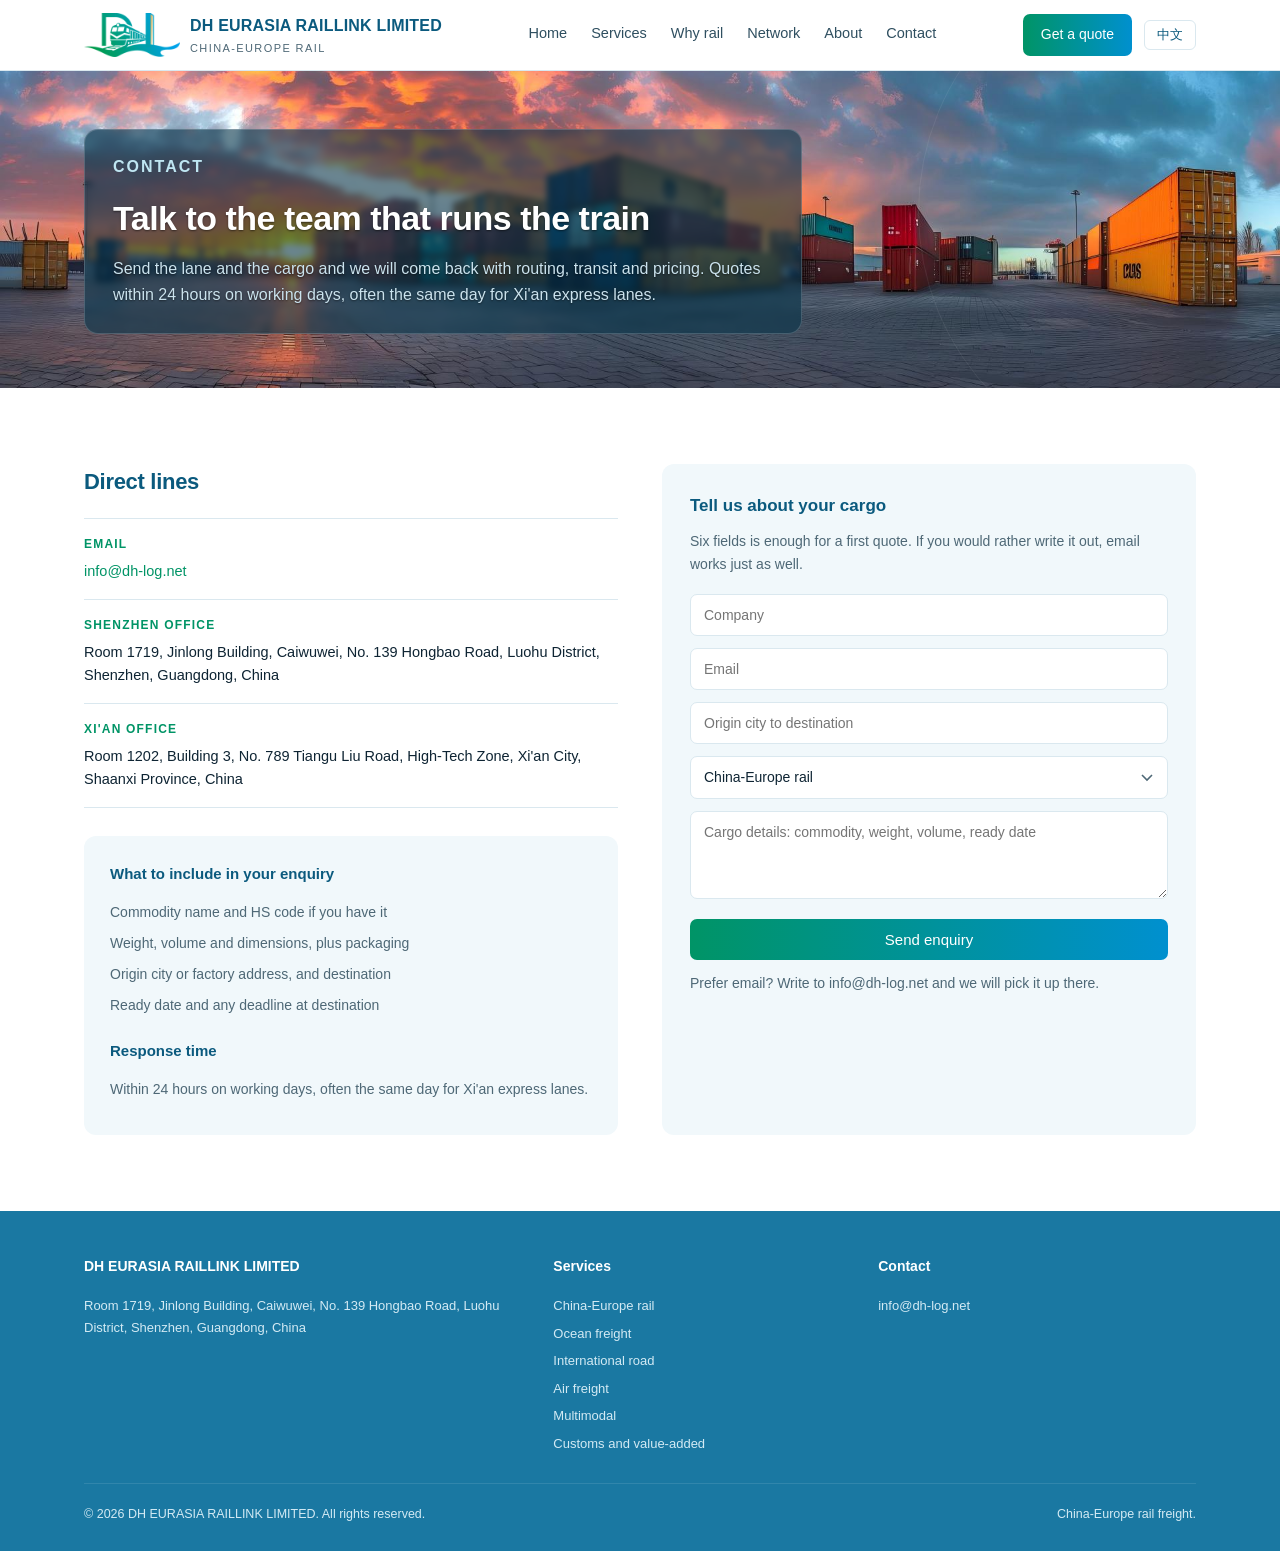
<file: contact.html>
<!DOCTYPE html>
<html lang="en">
<head>
<meta charset="UTF-8">
<meta name="viewport" content="width=device-width, initial-scale=1.0">
<title>Request a China-Europe Rail Quote | DH EURASIA RAILLINK LIMITED</title>
<meta name="description" content="Send commodity, weight, volume, origin and destination for routing and pricing within 24 hours. Phone, email and WhatsApp, with offices in Shenzhen and Xi'an.">
<link rel="canonical" href="https://www.dh-log.net/contact.html">
<link rel="alternate" hreflang="en" href="https://www.dh-log.net/contact.html">
<link rel="alternate" hreflang="zh-Hans" href="https://www.dh-log.net/zh/contact.html">
<link rel="alternate" hreflang="x-default" href="https://www.dh-log.net/contact.html">
<meta property="og:type" content="website">
<meta property="og:site_name" content="DH EURASIA RAILLINK LIMITED">
<meta property="og:title" content="Request a China-Europe Rail Quote | DH EURASIA RAILLINK LIMITED">
<meta property="og:description" content="Send commodity, weight, volume, origin and destination for routing and pricing within 24 hours. Phone, email and WhatsApp, with offices in Shenzhen and Xi'an.">
<meta property="og:url" content="https://www.dh-log.net/contact.html">
<meta property="og:image" content="https://www.dh-log.net/assets/og.png">
<meta property="og:locale" content="en_GB">
<meta name="theme-color" content="#1A78A2">
<link rel="icon" type="image/svg+xml" href="data:image/svg+xml,%3Csvg xmlns='http://www.w3.org/2000/svg' viewBox='0 0 32 32'%3E%3Crect width='32' height='32' rx='7' fill='%23008C5C'/%3E%3Ctext x='16' y='21' font-family='Arial' font-size='13' font-weight='bold' fill='white' text-anchor='middle'%3EDH%3C/text%3E%3C/svg%3E">
<link rel="icon" type="image/png" sizes="32x32" href="assets/favicon-32.png">
<link rel="apple-touch-icon" href="assets/apple-touch-icon.png">
<link rel="stylesheet" href="assets/site.css">
</head>
<body>
<header>
  <div class="wrap">
    <nav>
      <a href="index.html" class="logo"><img class="logomark" src="assets/logo-mark.png" alt="" width="62" height="28"><span>DH EURASIA RAILLINK LIMITED<small>CHINA-EUROPE RAIL</small></span></a>
      <div class="menu" id="menu">
      <a href="index.html">Home</a>
      <a href="services.html">Services</a>
      <a href="why-rail.html">Why rail</a>
      <a href="network.html">Network</a>
      <a href="about.html">About</a>
      <a href="contact.html" class="active">Contact</a>
      </div>
      <div style="display:flex;align-items:center;gap:12px">
        <a href="contact.html" class="cta">Get a quote</a>
        <a class="langbtn" href="zh/contact.html">中文</a>
        <button class="burger" onclick="document.getElementById('menu').classList.toggle('open')" aria-label="Menu">&#9776;</button>
      </div>
    </nav>
  </div>
</header>

<section class="pagehero ph-contact">
  <div class="wrap"><div class="ph-box">
      <div class="eyebrow">CONTACT</div>
      <h1>Talk to the team that runs the train</h1>
      <p>Send the lane and the cargo and we will come back with routing, transit and pricing. Quotes within 24 hours on working days, often the same day for Xi'an express lanes.</p>
    </div>
  </div>
</section>

<section>
  <div class="wrap">
    <div class="contact">
      <div>
        <h2 style="font-size:22px">Direct lines</h2>
        <dl class="clist">
          <div><dt>Email</dt><dd><a href="mailto:info@dh-log.net">info@dh-log.net</a></dd></div>
          <div><dt>Shenzhen office</dt><dd>Room 1719, Jinlong Building, Caiwuwei, No. 139 Hongbao Road, Luohu District, Shenzhen, Guangdong, China</dd></div>
          <div><dt>Xi'an office</dt><dd>Room 1202, Building 3, No. 789 Tiangu Liu Road, High-Tech Zone, Xi'an City, Shaanxi Province, China</dd></div>
        </dl>

        <div class="info-box" style="margin-top:28px">
          <h4>What to include in your enquiry</h4>
          <p>Commodity name and HS code if you have it</p>
          <p>Weight, volume and dimensions, plus packaging</p>
          <p>Origin city or factory address, and destination</p>
          <p>Ready date and any deadline at destination</p>
          <h4 style="margin-top:22px">Response time</h4>
          <p>Within 24 hours on working days, often the same day for Xi'an express lanes.</p>
        </div>
      </div>

      <div class="panel" id="quote">
        <h3>Tell us about your cargo</h3>
        <p>Six fields is enough for a first quote. If you would rather write it out, email works just as well.</p>
        <form class="form" name="contact" method="POST" data-netlify="true" netlify-honeypot="bot-field" onsubmit="return submitForm(event)">
          <input type="hidden" name="form-name" value="contact">
          <input type="hidden" name="language" value="en">
          <p style="display:none"><label>Leave this empty: <input name="bot-field"></label></p>
          <input name="company" placeholder="Company" required>
          <input name="email" type="email" placeholder="Email" required>
          <input name="lane" placeholder="Origin city to destination" required>
          <select name="mode" id="shipMode">
            <option value="rail">China-Europe rail</option>
            <option value="ocean">Ocean freight</option>
            <option value="road">International road</option>
            <option value="air">Air freight</option>
            <option value="multimodal">Multimodal</option>
          </select>
          <textarea name="cargo" placeholder="Cargo details: commodity, weight, volume, ready date" required></textarea>
          <button type="submit">Send enquiry</button>
        </form>
        <p class="note" id="formNote">Prefer email? Write to info@dh-log.net and we will pick it up there.</p>
      </div>
    </div>
  </div>
</section>
<script>
function submitForm(e){
  e.preventDefault();
  var f=e.target, btn=f.querySelector("button"), note=document.getElementById("formNote");
  btn.disabled=true;
  note.textContent="Sending...";
  fetch("/",{method:"POST",headers:{"Content-Type":"application/x-www-form-urlencoded"},
    body:new URLSearchParams(new FormData(f)).toString()})
    .then(function(r){
      if(!r.ok) throw new Error(r.status);
      f.reset();
      note.textContent="Thank you. Your enquiry has been sent and we will reply within 24 hours on working days.";
    })
    .catch(function(){
      note.textContent="Sorry, the form could not be sent. Please try again or write to info@dh-log.net.";
    })
    .finally(function(){btn.disabled=false;});
  return false;
}
</script>

<footer>
  <div class="wrap">
    <div class="fgrid3">
      <div>
        <h5>DH EURASIA RAILLINK LIMITED</h5>
        <p>Room 1719, Jinlong Building, Caiwuwei, No. 139 Hongbao Road, Luohu District, Shenzhen, Guangdong, China</p>
      </div>
      <div>
        <h5>Services</h5>
        <ul>
          <li><a href="services.html#rail">China-Europe rail</a></li>
          <li><a href="services.html#ocean">Ocean freight</a></li>
          <li><a href="services.html#road">International road</a></li>
          <li><a href="services.html#air">Air freight</a></li>
          <li><a href="services.html#multimodal">Multimodal</a></li>
          <li><a href="services.html#customs">Customs and value-added</a></li>
        </ul>
      </div>
      <div>
        <h5>Contact</h5>
        <p><a href="mailto:info@dh-log.net">info@dh-log.net</a></p>
      </div>
    </div>
    <div class="fbottom">
      <span>&copy; <span id="yr"></span> DH EURASIA RAILLINK LIMITED. All rights reserved.</span>
      <span>China-Europe rail freight.</span>
    </div>
  </div>
</footer>
<script>document.getElementById('yr').textContent=new Date().getFullYear();</script>
</body>
</html>
</file>
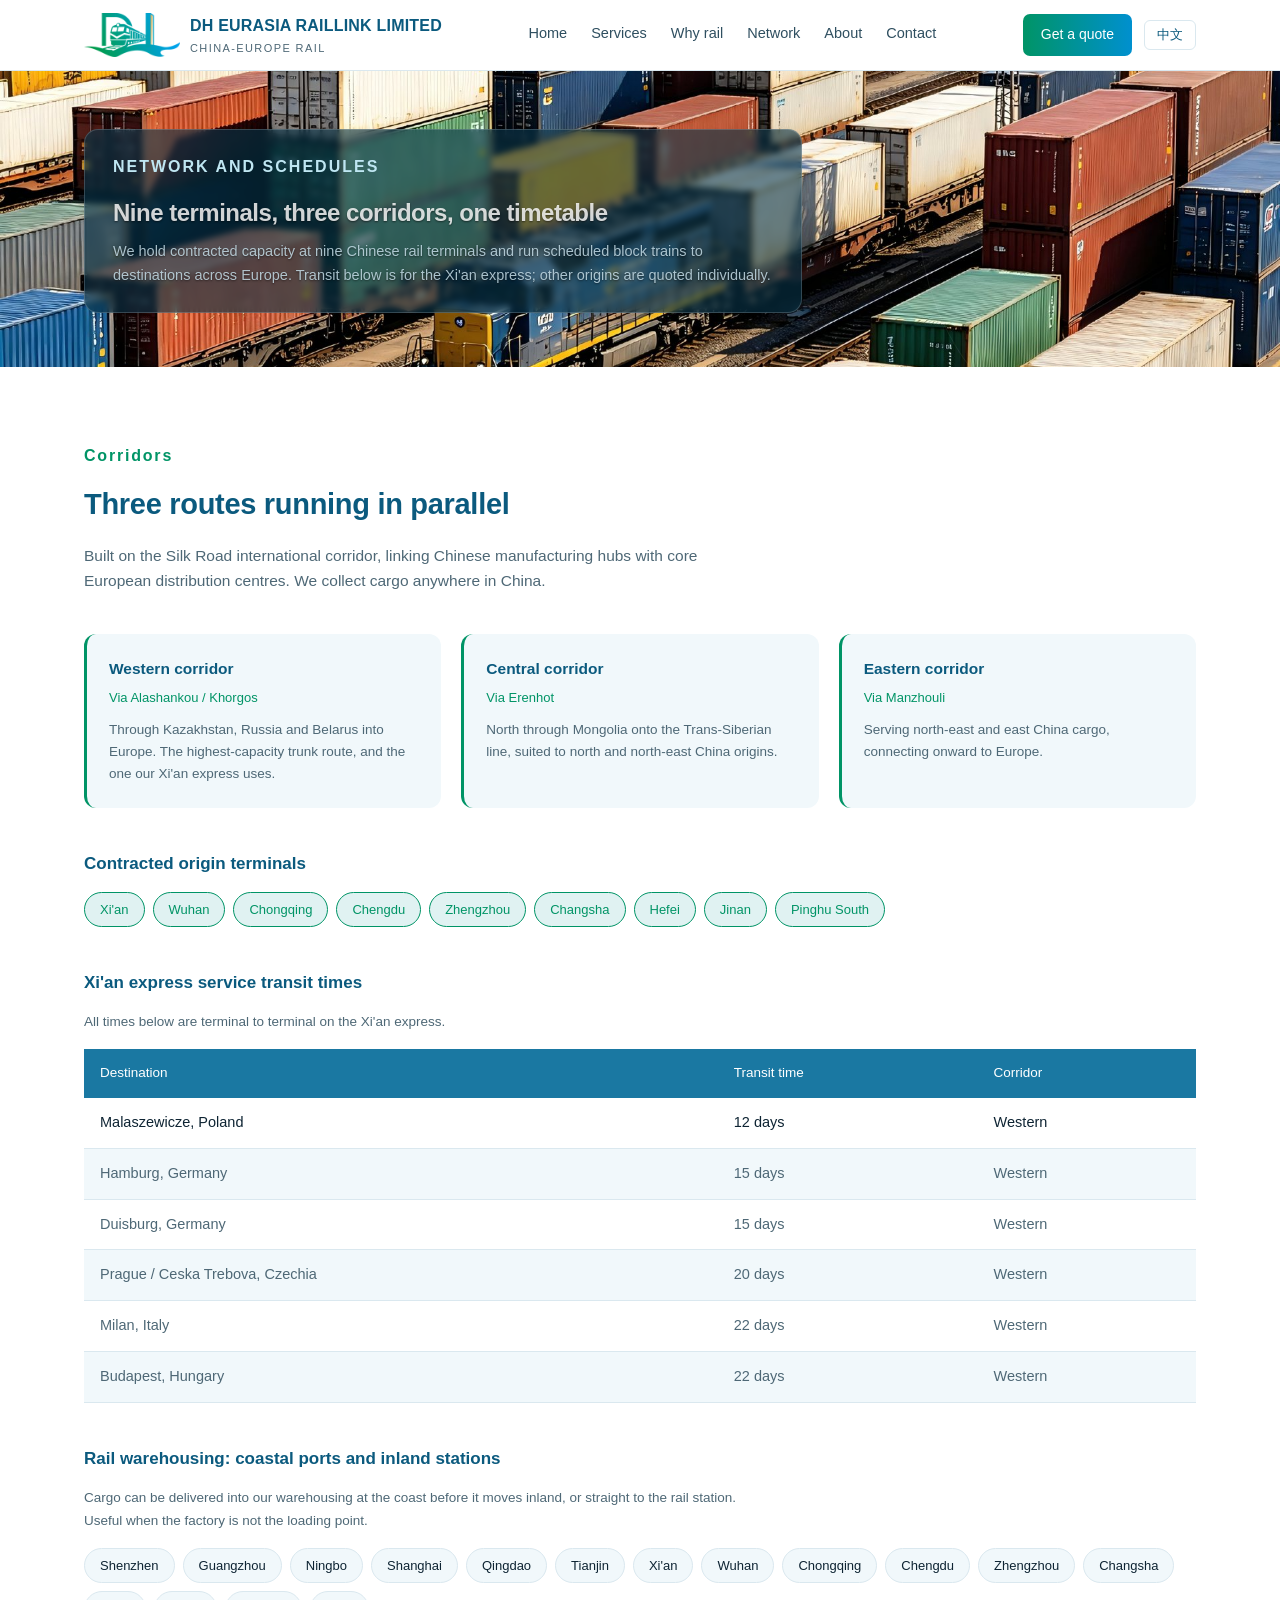
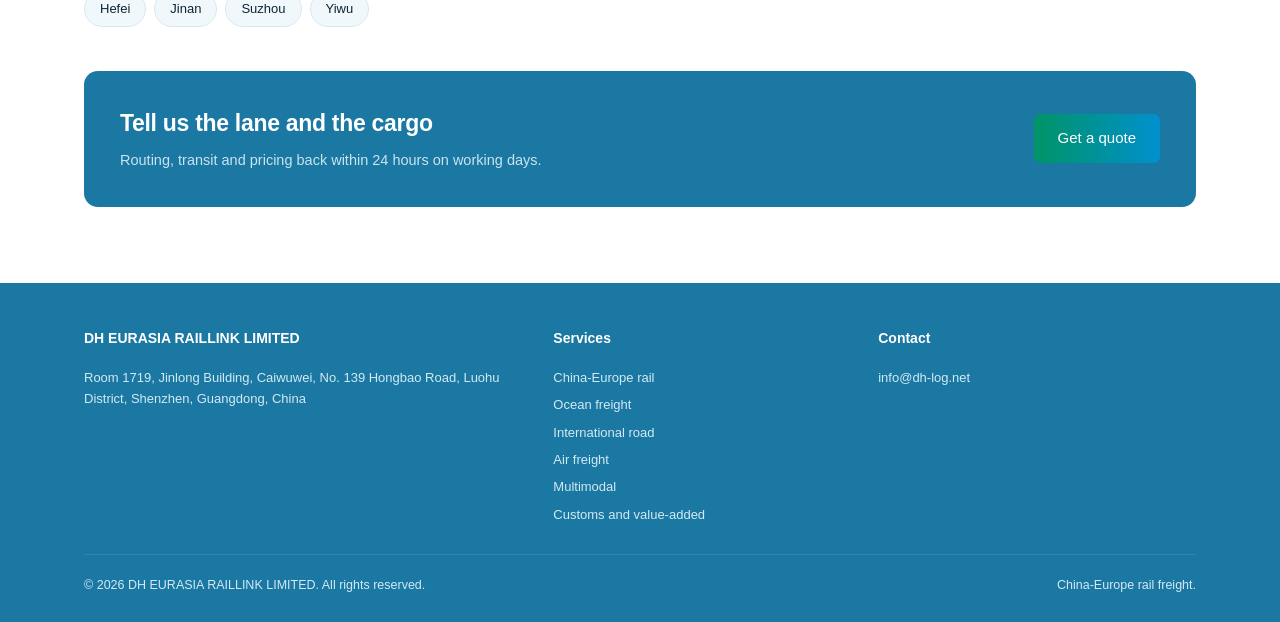
<file: network.html>
<!DOCTYPE html>
<html lang="en">
<head>
<meta charset="UTF-8">
<meta name="viewport" content="width=device-width, initial-scale=1.0">
<title>Nine Terminals, Three Corridors, Xi'an Express Transit Times | DH EURASIA RAILLINK LIMITED</title>
<meta name="description" content="Our contracted rail terminals in China, the three corridors through Alashankou, Erenhot and Manzhouli, Xi'an express transit times to Malaszewicze, Hamburg, Duisburg, Prague, Milan and Budapest.">
<link rel="canonical" href="https://www.dh-log.net/network.html">
<link rel="alternate" hreflang="en" href="https://www.dh-log.net/network.html">
<link rel="alternate" hreflang="zh-Hans" href="https://www.dh-log.net/zh/network.html">
<link rel="alternate" hreflang="x-default" href="https://www.dh-log.net/network.html">
<meta property="og:type" content="website">
<meta property="og:site_name" content="DH EURASIA RAILLINK LIMITED">
<meta property="og:title" content="Nine Terminals, Three Corridors, Xi'an Express Transit Times | DH EURASIA RAILLINK LIMITED">
<meta property="og:description" content="Our contracted rail terminals in China, the three corridors through Alashankou, Erenhot and Manzhouli, Xi'an express transit times to Malaszewicze, Hamburg, Duisburg, Prague, Milan and Budapest.">
<meta property="og:url" content="https://www.dh-log.net/network.html">
<meta property="og:image" content="https://www.dh-log.net/assets/og.png">
<meta property="og:locale" content="en_GB">
<meta name="theme-color" content="#1A78A2">
<link rel="icon" type="image/svg+xml" href="data:image/svg+xml,%3Csvg xmlns='http://www.w3.org/2000/svg' viewBox='0 0 32 32'%3E%3Crect width='32' height='32' rx='7' fill='%23008C5C'/%3E%3Ctext x='16' y='21' font-family='Arial' font-size='13' font-weight='bold' fill='white' text-anchor='middle'%3EDH%3C/text%3E%3C/svg%3E">
<link rel="icon" type="image/png" sizes="32x32" href="assets/favicon-32.png">
<link rel="apple-touch-icon" href="assets/apple-touch-icon.png">
<link rel="stylesheet" href="assets/site.css">
</head>
<body>
<header>
  <div class="wrap">
    <nav>
      <a href="index.html" class="logo"><img class="logomark" src="assets/logo-mark.png" alt="" width="62" height="28"><span>DH EURASIA RAILLINK LIMITED<small>CHINA-EUROPE RAIL</small></span></a>
      <div class="menu" id="menu">
      <a href="index.html">Home</a>
      <a href="services.html">Services</a>
      <a href="why-rail.html">Why rail</a>
      <a href="network.html" class="active">Network</a>
      <a href="about.html">About</a>
      <a href="contact.html">Contact</a>
      </div>
      <div style="display:flex;align-items:center;gap:12px">
        <a href="contact.html" class="cta">Get a quote</a>
        <a class="langbtn" href="zh/network.html">中文</a>
        <button class="burger" onclick="document.getElementById('menu').classList.toggle('open')" aria-label="Menu">&#9776;</button>
      </div>
    </nav>
  </div>
</header>

<section class="pagehero ph-network">
  <div class="wrap"><div class="ph-box">
      <div class="eyebrow">NETWORK AND SCHEDULES</div>
      <h1>Nine terminals, three corridors, one timetable</h1>
      <p>We hold contracted capacity at nine Chinese rail terminals and run scheduled block trains to destinations across Europe. Transit below is for the Xi'an express; other origins are quoted individually.</p>
    </div>
  </div>
</section>

<section>
  <div class="wrap">
    <div class="eyebrow-2">Corridors</div>
    <h2>Three routes running in parallel</h2>
    <p class="sec-lead">Built on the Silk Road international corridor, linking Chinese manufacturing hubs with core European distribution centres. We collect cargo anywhere in China.</p>
    <div class="corridor">
      <div class="corr"><h4>Western corridor</h4><div class="g">Via Alashankou / Khorgos</div><p>Through Kazakhstan, Russia and Belarus into Europe. The highest-capacity trunk route, and the one our Xi'an express uses.</p></div>
      <div class="corr"><h4>Central corridor</h4><div class="g">Via Erenhot</div><p>North through Mongolia onto the Trans-Siberian line, suited to north and north-east China origins.</p></div>
      <div class="corr"><h4>Eastern corridor</h4><div class="g">Via Manzhouli</div><p>Serving north-east and east China cargo, connecting onward to Europe.</p></div>
    </div>

    <h3 class="sub-head">Contracted origin terminals</h3>
    <div class="chips"><span class="chip hi">Xi'an</span><span class="chip hi">Wuhan</span><span class="chip hi">Chongqing</span><span class="chip hi">Chengdu</span><span class="chip hi">Zhengzhou</span><span class="chip hi">Changsha</span><span class="chip hi">Hefei</span><span class="chip hi">Jinan</span><span class="chip hi">Pinghu South</span></div>

    <h3 class="sub-head">Xi'an express service transit times</h3>
    <p class="sec-note">All times below are terminal to terminal on the Xi'an express.</p>
    <table>
      <thead><tr><th>Destination</th><th>Transit time</th><th>Corridor</th></tr></thead>
      <tbody>
        <tr><td>Malaszewicze, Poland</td><td>12 days</td><td>Western</td></tr>
        <tr><td>Hamburg, Germany</td><td>15 days</td><td>Western</td></tr>
        <tr><td>Duisburg, Germany</td><td>15 days</td><td>Western</td></tr>
        <tr><td>Prague / Ceska Trebova, Czechia</td><td>20 days</td><td>Western</td></tr>
        <tr><td>Milan, Italy</td><td>22 days</td><td>Western</td></tr>
        <tr><td>Budapest, Hungary</td><td>22 days</td><td>Western</td></tr>
      </tbody>
    </table>

    <h3 class="sub-head">Rail warehousing: coastal ports and inland stations</h3>
    <p class="sec-note">Cargo can be delivered into our warehousing at the coast before it moves inland, or straight to the rail station. Useful when the factory is not the loading point.</p>
    <div class="chips"><span class="chip">Shenzhen</span><span class="chip">Guangzhou</span><span class="chip">Ningbo</span><span class="chip">Shanghai</span><span class="chip">Qingdao</span><span class="chip">Tianjin</span><span class="chip">Xi'an</span><span class="chip">Wuhan</span><span class="chip">Chongqing</span><span class="chip">Chengdu</span><span class="chip">Zhengzhou</span><span class="chip">Changsha</span><span class="chip">Hefei</span><span class="chip">Jinan</span><span class="chip">Suzhou</span><span class="chip">Yiwu</span></div>

    <div style="margin-top:44px"><div class="ctaband">
      <div><h2>Tell us the lane and the cargo</h2><p>Routing, transit and pricing back within 24 hours on working days.</p></div>
      <div class="hero-btns">
        <a href="contact.html" class="btn-primary">Get a quote</a>
      </div>
    </div></div>
  </div>
</section>

<footer>
  <div class="wrap">
    <div class="fgrid3">
      <div>
        <h5>DH EURASIA RAILLINK LIMITED</h5>
        <p>Room 1719, Jinlong Building, Caiwuwei, No. 139 Hongbao Road, Luohu District, Shenzhen, Guangdong, China</p>
      </div>
      <div>
        <h5>Services</h5>
        <ul>
          <li><a href="services.html#rail">China-Europe rail</a></li>
          <li><a href="services.html#ocean">Ocean freight</a></li>
          <li><a href="services.html#road">International road</a></li>
          <li><a href="services.html#air">Air freight</a></li>
          <li><a href="services.html#multimodal">Multimodal</a></li>
          <li><a href="services.html#customs">Customs and value-added</a></li>
        </ul>
      </div>
      <div>
        <h5>Contact</h5>
        <p><a href="mailto:info@dh-log.net">info@dh-log.net</a></p>
      </div>
    </div>
    <div class="fbottom">
      <span>&copy; <span id="yr"></span> DH EURASIA RAILLINK LIMITED. All rights reserved.</span>
      <span>China-Europe rail freight.</span>
    </div>
  </div>
</footer>
<script>document.getElementById('yr').textContent=new Date().getFullYear();</script>
</body>
</html>
</file>
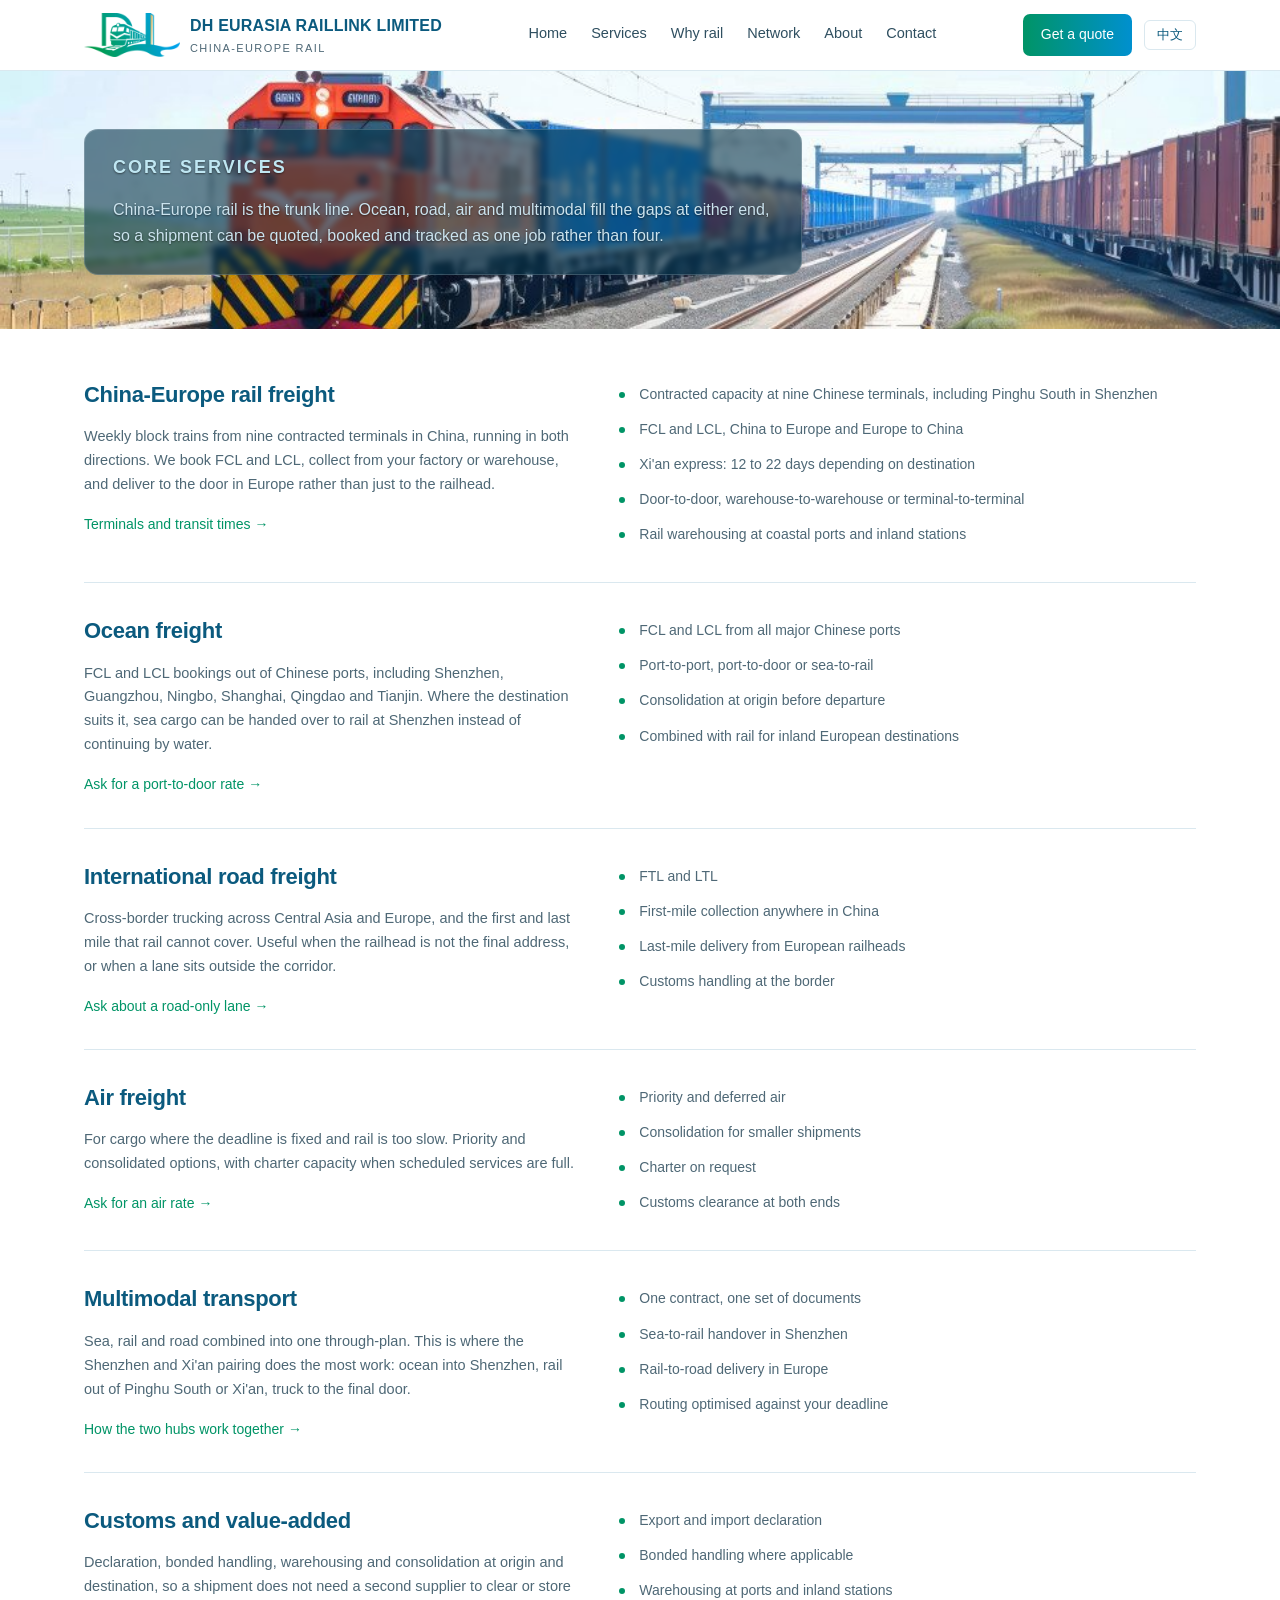
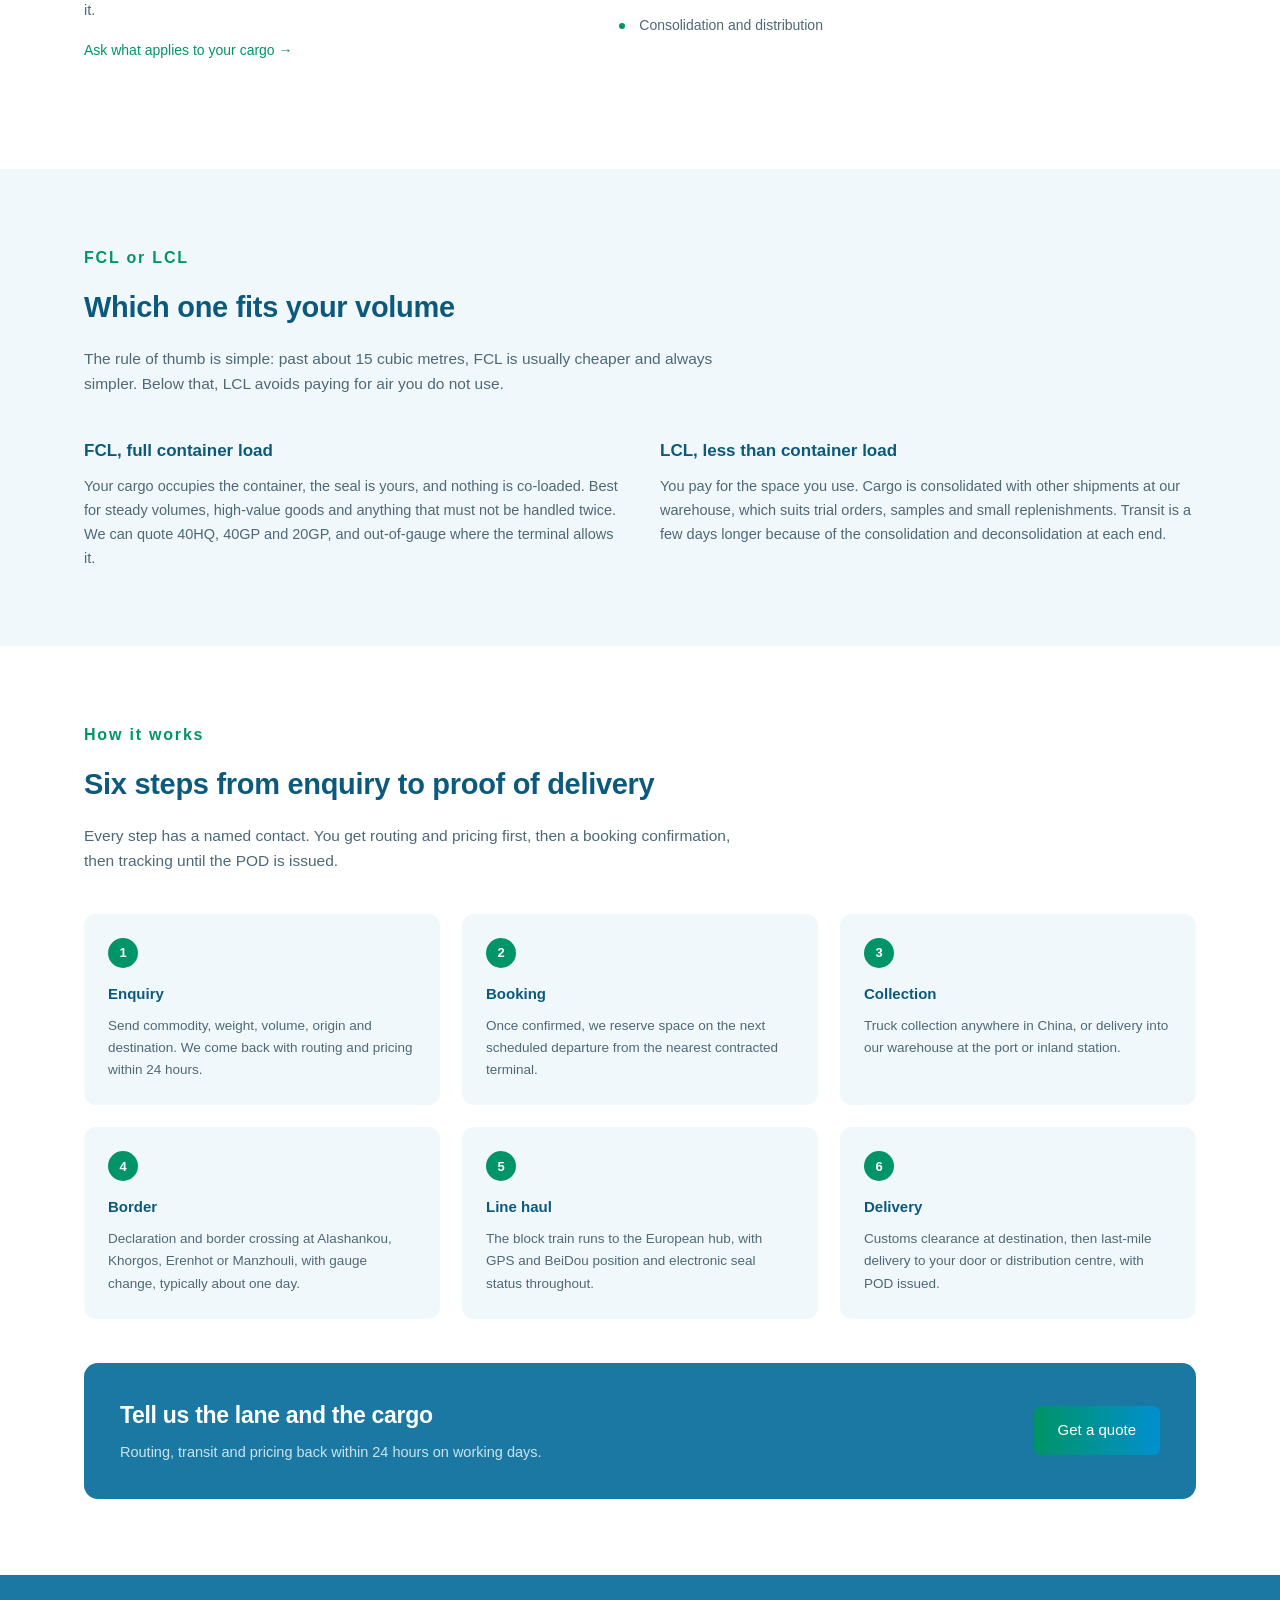
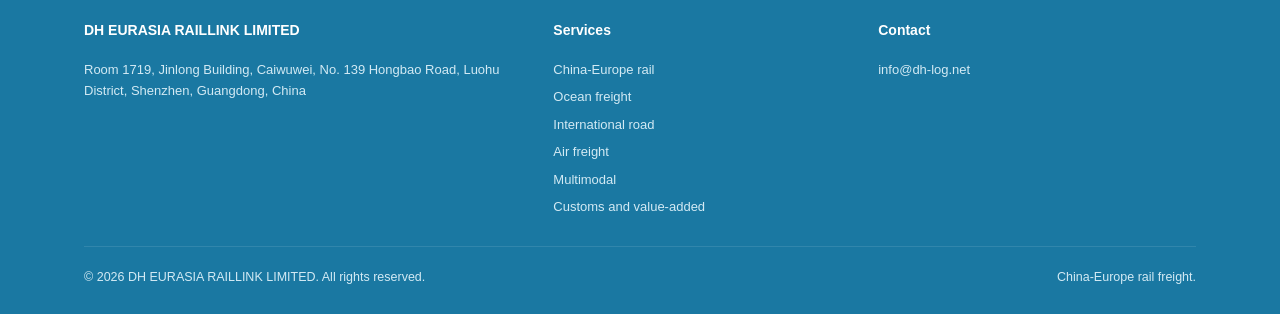
<file: services.html>
<!DOCTYPE html>
<html lang="en">
<head>
<meta charset="UTF-8">
<meta name="viewport" content="width=device-width, initial-scale=1.0">
<title>China-Europe Rail, Ocean, Road and Air Services | DH EURASIA RAILLINK LIMITED</title>
<meta name="description" content="Rail, ocean, road, air, multimodal and customs services on one contract. FCL and LCL from nine Chinese rail terminals, door to door, plus a six-step process from enquiry to POD.">
<link rel="canonical" href="https://www.dh-log.net/services.html">
<link rel="alternate" hreflang="en" href="https://www.dh-log.net/services.html">
<link rel="alternate" hreflang="zh-Hans" href="https://www.dh-log.net/zh/services.html">
<link rel="alternate" hreflang="x-default" href="https://www.dh-log.net/services.html">
<meta property="og:type" content="website">
<meta property="og:site_name" content="DH EURASIA RAILLINK LIMITED">
<meta property="og:title" content="China-Europe Rail, Ocean, Road and Air Services | DH EURASIA RAILLINK LIMITED">
<meta property="og:description" content="Rail, ocean, road, air, multimodal and customs services on one contract. FCL and LCL from nine Chinese rail terminals, door to door, plus a six-step process from enquiry to POD.">
<meta property="og:url" content="https://www.dh-log.net/services.html">
<meta property="og:image" content="https://www.dh-log.net/assets/og.png">
<meta property="og:locale" content="en_GB">
<meta name="theme-color" content="#1A78A2">
<link rel="icon" type="image/svg+xml" href="data:image/svg+xml,%3Csvg xmlns='http://www.w3.org/2000/svg' viewBox='0 0 32 32'%3E%3Crect width='32' height='32' rx='7' fill='%23008C5C'/%3E%3Ctext x='16' y='21' font-family='Arial' font-size='13' font-weight='bold' fill='white' text-anchor='middle'%3EDH%3C/text%3E%3C/svg%3E">
<link rel="icon" type="image/png" sizes="32x32" href="assets/favicon-32.png">
<link rel="apple-touch-icon" href="assets/apple-touch-icon.png">
<link rel="stylesheet" href="assets/site.css">
</head>
<body>
<header>
  <div class="wrap">
    <nav>
      <a href="index.html" class="logo"><img class="logomark" src="assets/logo-mark.png" alt="" width="62" height="28"><span>DH EURASIA RAILLINK LIMITED<small>CHINA-EUROPE RAIL</small></span></a>
      <div class="menu" id="menu">
      <a href="index.html">Home</a>
      <a href="services.html" class="active">Services</a>
      <a href="why-rail.html">Why rail</a>
      <a href="network.html">Network</a>
      <a href="about.html">About</a>
      <a href="contact.html">Contact</a>
      </div>
      <div style="display:flex;align-items:center;gap:12px">
        <a href="contact.html" class="cta">Get a quote</a>
        <a class="langbtn" href="zh/services.html">中文</a>
        <button class="burger" onclick="document.getElementById('menu').classList.toggle('open')" aria-label="Menu">&#9776;</button>
      </div>
    </nav>
  </div>
</header>

<section class="pagehero ph-services">
  <div class="wrap"><div class="ph-box">
      <h1 class="eyebrow">CORE SERVICES</h1>
      <p>China-Europe rail is the trunk line. Ocean, road, air and multimodal fill the gaps at either end, so a shipment can be quoted, booked and tracked as one job rather than four.</p>
    </div>
  </div>
</section>

<section class="svclist">
  <div class="wrap">
    <div class="svcrow" id="rail">
      <div>
        <h2>China-Europe rail freight</h2>
        <p>Weekly block trains from nine contracted terminals in China, running in both directions. We book FCL and LCL, collect from your factory or warehouse, and deliver to the door in Europe rather than just to the railhead.</p>
        <a class="linkmore" href="network.html">Terminals and transit times &rarr;</a>
      </div>
      <div>
        <ul>
          <li>Contracted capacity at nine Chinese terminals, including Pinghu South in Shenzhen</li>
          <li>FCL and LCL, China to Europe and Europe to China</li>
          <li>Xi'an express: 12 to 22 days depending on destination</li>
          <li>Door-to-door, warehouse-to-warehouse or terminal-to-terminal</li>
          <li>Rail warehousing at coastal ports and inland stations</li>
        </ul>
      </div>
    </div>

    <div class="svcrow" id="ocean">
      <div>
        <h2>Ocean freight</h2>
        <p>FCL and LCL bookings out of Chinese ports, including Shenzhen, Guangzhou, Ningbo, Shanghai, Qingdao and Tianjin. Where the destination suits it, sea cargo can be handed over to rail at Shenzhen instead of continuing by water.</p>
        <a class="linkmore" href="contact.html">Ask for a port-to-door rate &rarr;</a>
      </div>
      <div>
        <ul>
          <li>FCL and LCL from all major Chinese ports</li>
          <li>Port-to-port, port-to-door or sea-to-rail</li>
          <li>Consolidation at origin before departure</li>
          <li>Combined with rail for inland European destinations</li>
        </ul>
      </div>
    </div>

    <div class="svcrow" id="road">
      <div>
        <h2>International road freight</h2>
        <p>Cross-border trucking across Central Asia and Europe, and the first and last mile that rail cannot cover. Useful when the railhead is not the final address, or when a lane sits outside the corridor.</p>
        <a class="linkmore" href="contact.html">Ask about a road-only lane &rarr;</a>
      </div>
      <div>
        <ul>
          <li>FTL and LTL</li>
          <li>First-mile collection anywhere in China</li>
          <li>Last-mile delivery from European railheads</li>
          <li>Customs handling at the border</li>
        </ul>
      </div>
    </div>

    <div class="svcrow" id="air">
      <div>
        <h2>Air freight</h2>
        <p>For cargo where the deadline is fixed and rail is too slow. Priority and consolidated options, with charter capacity when scheduled services are full.</p>
        <a class="linkmore" href="contact.html">Ask for an air rate &rarr;</a>
      </div>
      <div>
        <ul>
          <li>Priority and deferred air</li>
          <li>Consolidation for smaller shipments</li>
          <li>Charter on request</li>
          <li>Customs clearance at both ends</li>
        </ul>
      </div>
    </div>

    <div class="svcrow" id="multimodal">
      <div>
        <h2>Multimodal transport</h2>
        <p>Sea, rail and road combined into one through-plan. This is where the Shenzhen and Xi'an pairing does the most work: ocean into Shenzhen, rail out of Pinghu South or Xi'an, truck to the final door.</p>
        <a class="linkmore" href="about.html">How the two hubs work together &rarr;</a>
      </div>
      <div>
        <ul>
          <li>One contract, one set of documents</li>
          <li>Sea-to-rail handover in Shenzhen</li>
          <li>Rail-to-road delivery in Europe</li>
          <li>Routing optimised against your deadline</li>
        </ul>
      </div>
    </div>

    <div class="svcrow" id="customs">
      <div>
        <h2>Customs and value-added</h2>
        <p>Declaration, bonded handling, warehousing and consolidation at origin and destination, so a shipment does not need a second supplier to clear or store it.</p>
        <a class="linkmore" href="contact.html">Ask what applies to your cargo &rarr;</a>
      </div>
      <div>
        <ul>
          <li>Export and import declaration</li>
          <li>Bonded handling where applicable</li>
          <li>Warehousing at ports and inland stations</li>
          <li>Consolidation and distribution</li>
        </ul>
      </div>
    </div>
  </div>
</section>

<section class="soft">
  <div class="wrap">
    <div class="eyebrow-2">FCL or LCL</div>
    <h2>Which one fits your volume</h2>
    <p class="sec-lead">The rule of thumb is simple: past about 15 cubic metres, FCL is usually cheaper and always simpler. Below that, LCL avoids paying for air you do not use.</p>
    <div class="grid2">
      <div>
        <h3 style="font-size:17px;color:var(--navy);margin-bottom:10px">FCL, full container load</h3>
        <p style="font-size:14.5px;color:var(--muted)">Your cargo occupies the container, the seal is yours, and nothing is co-loaded. Best for steady volumes, high-value goods and anything that must not be handled twice. We can quote 40HQ, 40GP and 20GP, and out-of-gauge where the terminal allows it.</p>
      </div>
      <div>
        <h3 style="font-size:17px;color:var(--navy);margin-bottom:10px">LCL, less than container load</h3>
        <p style="font-size:14.5px;color:var(--muted)">You pay for the space you use. Cargo is consolidated with other shipments at our warehouse, which suits trial orders, samples and small replenishments. Transit is a few days longer because of the consolidation and deconsolidation at each end.</p>
      </div>
    </div>
  </div>
</section>

<section id="process">
  <div class="wrap">
    <div class="eyebrow-2">How it works</div>
    <h2>Six steps from enquiry to proof of delivery</h2>
    <p class="sec-lead">Every step has a named contact. You get routing and pricing first, then a booking confirmation, then tracking until the POD is issued.</p>
    <div class="steps">
      <div class="step"><div class="n">1</div><h4>Enquiry</h4><p>Send commodity, weight, volume, origin and destination. We come back with routing and pricing within 24 hours.</p></div>
      <div class="step"><div class="n">2</div><h4>Booking</h4><p>Once confirmed, we reserve space on the next scheduled departure from the nearest contracted terminal.</p></div>
      <div class="step"><div class="n">3</div><h4>Collection</h4><p>Truck collection anywhere in China, or delivery into our warehouse at the port or inland station.</p></div>
      <div class="step"><div class="n">4</div><h4>Border</h4><p>Declaration and border crossing at Alashankou, Khorgos, Erenhot or Manzhouli, with gauge change, typically about one day.</p></div>
      <div class="step"><div class="n">5</div><h4>Line haul</h4><p>The block train runs to the European hub, with GPS and BeiDou position and electronic seal status throughout.</p></div>
      <div class="step"><div class="n">6</div><h4>Delivery</h4><p>Customs clearance at destination, then last-mile delivery to your door or distribution centre, with POD issued.</p></div>
    </div>
    <div style="margin-top:44px"><div class="ctaband">
      <div><h2>Tell us the lane and the cargo</h2><p>Routing, transit and pricing back within 24 hours on working days.</p></div>
      <div class="hero-btns">
        <a href="contact.html" class="btn-primary">Get a quote</a>
      </div>
    </div></div>
  </div>
</section>

<footer>
  <div class="wrap">
    <div class="fgrid3">
      <div>
        <h5>DH EURASIA RAILLINK LIMITED</h5>
        <p>Room 1719, Jinlong Building, Caiwuwei, No. 139 Hongbao Road, Luohu District, Shenzhen, Guangdong, China</p>
      </div>
      <div>
        <h5>Services</h5>
        <ul>
          <li><a href="services.html#rail">China-Europe rail</a></li>
          <li><a href="services.html#ocean">Ocean freight</a></li>
          <li><a href="services.html#road">International road</a></li>
          <li><a href="services.html#air">Air freight</a></li>
          <li><a href="services.html#multimodal">Multimodal</a></li>
          <li><a href="services.html#customs">Customs and value-added</a></li>
        </ul>
      </div>
      <div>
        <h5>Contact</h5>
        <p><a href="mailto:info@dh-log.net">info@dh-log.net</a></p>
      </div>
    </div>
    <div class="fbottom">
      <span>&copy; <span id="yr"></span> DH EURASIA RAILLINK LIMITED. All rights reserved.</span>
      <span>China-Europe rail freight.</span>
    </div>
  </div>
</footer>
<script>document.getElementById('yr').textContent=new Date().getFullYear();</script>
</body>
</html>
</file>
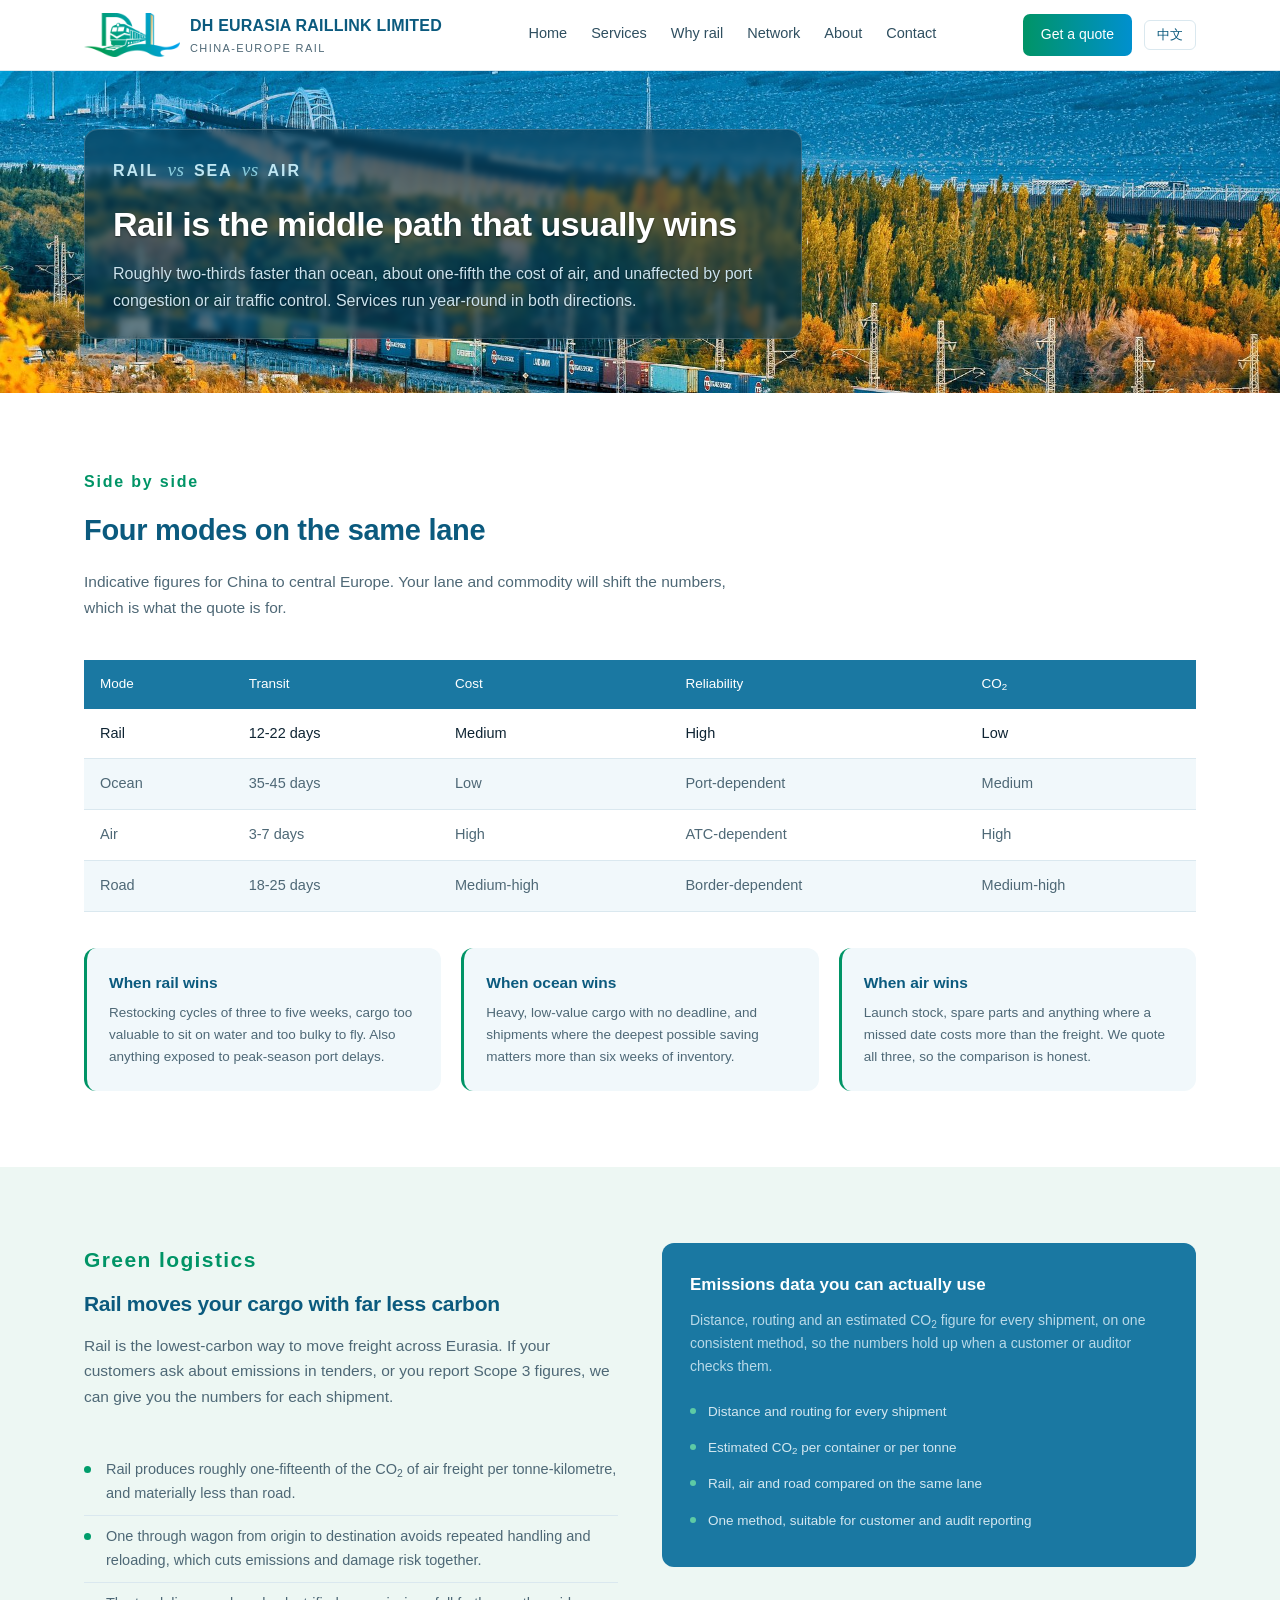
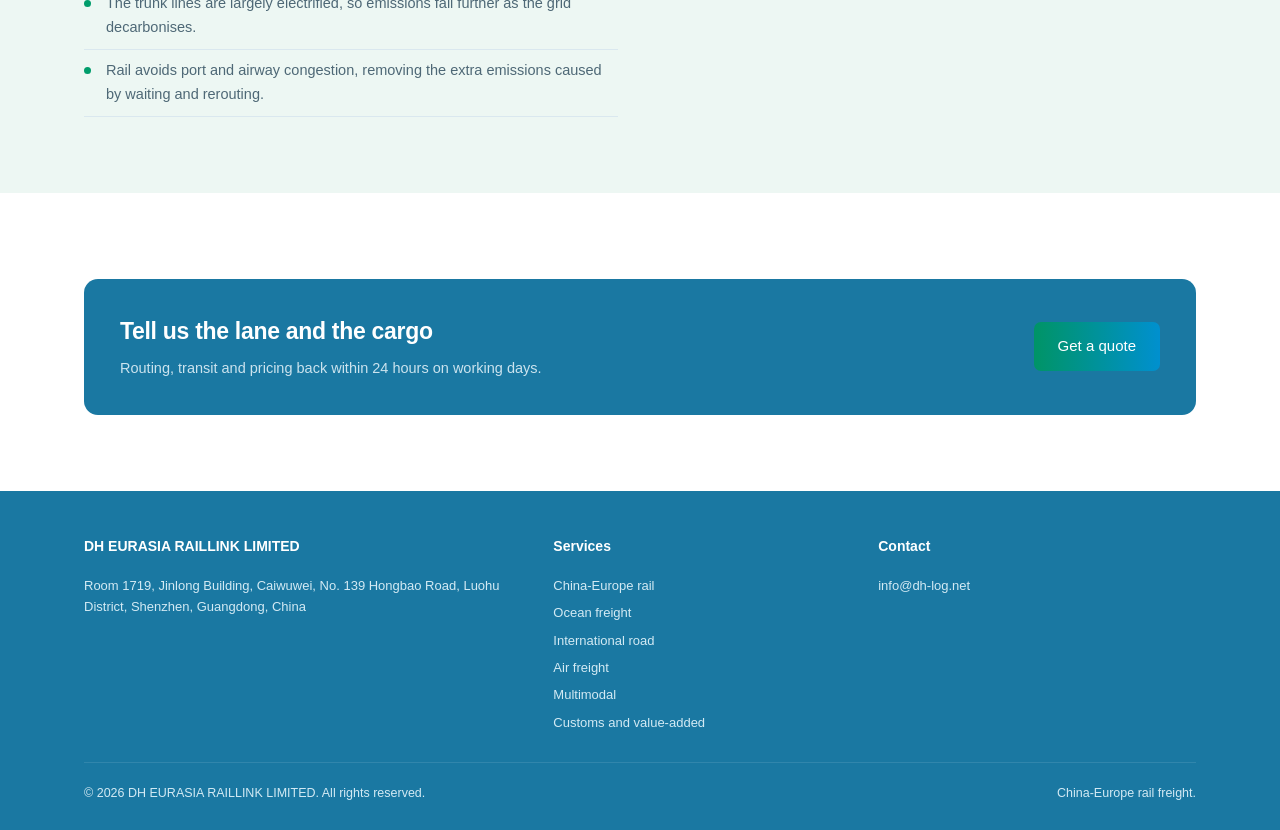
<file: why-rail.html>
<!DOCTYPE html>
<html lang="en">
<head>
<meta charset="UTF-8">
<meta name="viewport" content="width=device-width, initial-scale=1.0">
<title>Rail vs Sea vs Air: Transit, Cost and CO₂ | DH EURASIA RAILLINK LIMITED</title>
<meta name="description" content="Rail is two-thirds faster than ocean and about one-fifth the cost of air. Compare transit, cost, reliability and CO₂ across rail, ocean, air and road for China-Europe lanes.">
<link rel="canonical" href="https://www.dh-log.net/why-rail.html">
<link rel="alternate" hreflang="en" href="https://www.dh-log.net/why-rail.html">
<link rel="alternate" hreflang="zh-Hans" href="https://www.dh-log.net/zh/why-rail.html">
<link rel="alternate" hreflang="x-default" href="https://www.dh-log.net/why-rail.html">
<meta property="og:type" content="website">
<meta property="og:site_name" content="DH EURASIA RAILLINK LIMITED">
<meta property="og:title" content="Rail vs Sea vs Air: Transit, Cost and CO₂ | DH EURASIA RAILLINK LIMITED">
<meta property="og:description" content="Rail is two-thirds faster than ocean and about one-fifth the cost of air. Compare transit, cost, reliability and CO₂ across rail, ocean, air and road for China-Europe lanes.">
<meta property="og:url" content="https://www.dh-log.net/why-rail.html">
<meta property="og:image" content="https://www.dh-log.net/assets/og.png">
<meta property="og:locale" content="en_GB">
<meta name="theme-color" content="#1A78A2">
<link rel="icon" type="image/svg+xml" href="data:image/svg+xml,%3Csvg xmlns='http://www.w3.org/2000/svg' viewBox='0 0 32 32'%3E%3Crect width='32' height='32' rx='7' fill='%23008C5C'/%3E%3Ctext x='16' y='21' font-family='Arial' font-size='13' font-weight='bold' fill='white' text-anchor='middle'%3EDH%3C/text%3E%3C/svg%3E">
<link rel="icon" type="image/png" sizes="32x32" href="assets/favicon-32.png">
<link rel="apple-touch-icon" href="assets/apple-touch-icon.png">
<link rel="stylesheet" href="assets/site.css">
</head>
<body>
<header>
  <div class="wrap">
    <nav>
      <a href="index.html" class="logo"><img class="logomark" src="assets/logo-mark.png" alt="" width="62" height="28"><span>DH EURASIA RAILLINK LIMITED<small>CHINA-EUROPE RAIL</small></span></a>
      <div class="menu" id="menu">
      <a href="index.html">Home</a>
      <a href="services.html">Services</a>
      <a href="why-rail.html" class="active">Why rail</a>
      <a href="network.html">Network</a>
      <a href="about.html">About</a>
      <a href="contact.html">Contact</a>
      </div>
      <div style="display:flex;align-items:center;gap:12px">
        <a href="contact.html" class="cta">Get a quote</a>
        <a class="langbtn" href="zh/why-rail.html">中文</a>
        <button class="burger" onclick="document.getElementById('menu').classList.toggle('open')" aria-label="Menu">&#9776;</button>
      </div>
    </nav>
  </div>
</header>

<section class="pagehero ph-why">
  <div class="wrap"><div class="ph-box">
      <div class="eyebrow">RAIL <span class="vs">vs</span> SEA <span class="vs">vs</span> AIR</div>
      <h1>Rail is the middle path that usually wins</h1>
      <p>Roughly two-thirds faster than ocean, about one-fifth the cost of air, and unaffected by port congestion or air traffic control. Services run year-round in both directions.</p>
    </div>
  </div>
</section>

<section>
  <div class="wrap">
    <div class="eyebrow-2">Side by side</div>
    <h2>Four modes on the same lane</h2>
    <p class="sec-lead">Indicative figures for China to central Europe. Your lane and commodity will shift the numbers, which is what the quote is for.</p>
    <table>
      <thead><tr><th>Mode</th><th>Transit</th><th>Cost</th><th>Reliability</th><th>CO<sub>2</sub></th></tr></thead>
      <tbody>
        <tr><td>Rail</td><td>12-22 days</td><td>Medium</td><td>High</td><td>Low</td></tr>
        <tr><td>Ocean</td><td>35-45 days</td><td>Low</td><td>Port-dependent</td><td>Medium</td></tr>
        <tr><td>Air</td><td>3-7 days</td><td>High</td><td>ATC-dependent</td><td>High</td></tr>
        <tr><td>Road</td><td>18-25 days</td><td>Medium-high</td><td>Border-dependent</td><td>Medium-high</td></tr>
      </tbody>
    </table>
    <div class="corridor" style="margin-top:36px">
      <div class="corr"><h4>When rail wins</h4><p>Restocking cycles of three to five weeks, cargo too valuable to sit on water and too bulky to fly. Also anything exposed to peak-season port delays.</p></div>
      <div class="corr"><h4>When ocean wins</h4><p>Heavy, low-value cargo with no deadline, and shipments where the deepest possible saving matters more than six weeks of inventory.</p></div>
      <div class="corr"><h4>When air wins</h4><p>Launch stock, spare parts and anything where a missed date costs more than the freight. We quote all three, so the comparison is honest.</p></div>
    </div>
  </div>
</section>

<section class="green-sec">
  <div class="wrap">
    <div class="split">
      <div>
        <div class="eyebrow-2 eyebrow-main">Green logistics</div>
        <h2 class="h2-sub">Rail moves your cargo with far less carbon</h2>
        <p class="sec-lead">Rail is the lowest-carbon way to move freight across Eurasia. If your customers ask about emissions in tenders, or you report Scope 3 figures, we can give you the numbers for each shipment.</p>
        <ul class="ablist">
          <li>Rail produces roughly one-fifteenth of the CO<sub>2</sub> of air freight per tonne-kilometre, and materially less than road.</li>
          <li>One through wagon from origin to destination avoids repeated handling and reloading, which cuts emissions and damage risk together.</li>
          <li>The trunk lines are largely electrified, so emissions fall further as the grid decarbonises.</li>
          <li>Rail avoids port and airway congestion, removing the extra emissions caused by waiting and rerouting.</li>
        </ul>
      </div>
      <div class="panel">
        <h3>Emissions data you can actually use</h3>
        <p>Distance, routing and an estimated CO<sub>2</sub> figure for every shipment, on one consistent method, so the numbers hold up when a customer or auditor checks them.</p>
        <div class="gpanel">
          <ul>
            <li>Distance and routing for every shipment</li>
            <li>Estimated CO<sub>2</sub> per container or per tonne</li>
            <li>Rail, air and road compared on the same lane</li>
            <li>One method, suitable for customer and audit reporting</li>
          </ul>
        </div>
      </div>
    </div>
  </div>
</section>

<section>
  <div class="wrap"><div class="ctaband">
      <div><h2>Tell us the lane and the cargo</h2><p>Routing, transit and pricing back within 24 hours on working days.</p></div>
      <div class="hero-btns">
        <a href="contact.html" class="btn-primary">Get a quote</a>
      </div>
    </div></div>
</section>

<footer>
  <div class="wrap">
    <div class="fgrid3">
      <div>
        <h5>DH EURASIA RAILLINK LIMITED</h5>
        <p>Room 1719, Jinlong Building, Caiwuwei, No. 139 Hongbao Road, Luohu District, Shenzhen, Guangdong, China</p>
      </div>
      <div>
        <h5>Services</h5>
        <ul>
          <li><a href="services.html#rail">China-Europe rail</a></li>
          <li><a href="services.html#ocean">Ocean freight</a></li>
          <li><a href="services.html#road">International road</a></li>
          <li><a href="services.html#air">Air freight</a></li>
          <li><a href="services.html#multimodal">Multimodal</a></li>
          <li><a href="services.html#customs">Customs and value-added</a></li>
        </ul>
      </div>
      <div>
        <h5>Contact</h5>
        <p><a href="mailto:info@dh-log.net">info@dh-log.net</a></p>
      </div>
    </div>
    <div class="fbottom">
      <span>&copy; <span id="yr"></span> DH EURASIA RAILLINK LIMITED. All rights reserved.</span>
      <span>China-Europe rail freight.</span>
    </div>
  </div>
</footer>
<script>document.getElementById('yr').textContent=new Date().getFullYear();</script>
</body>
</html>
</file>
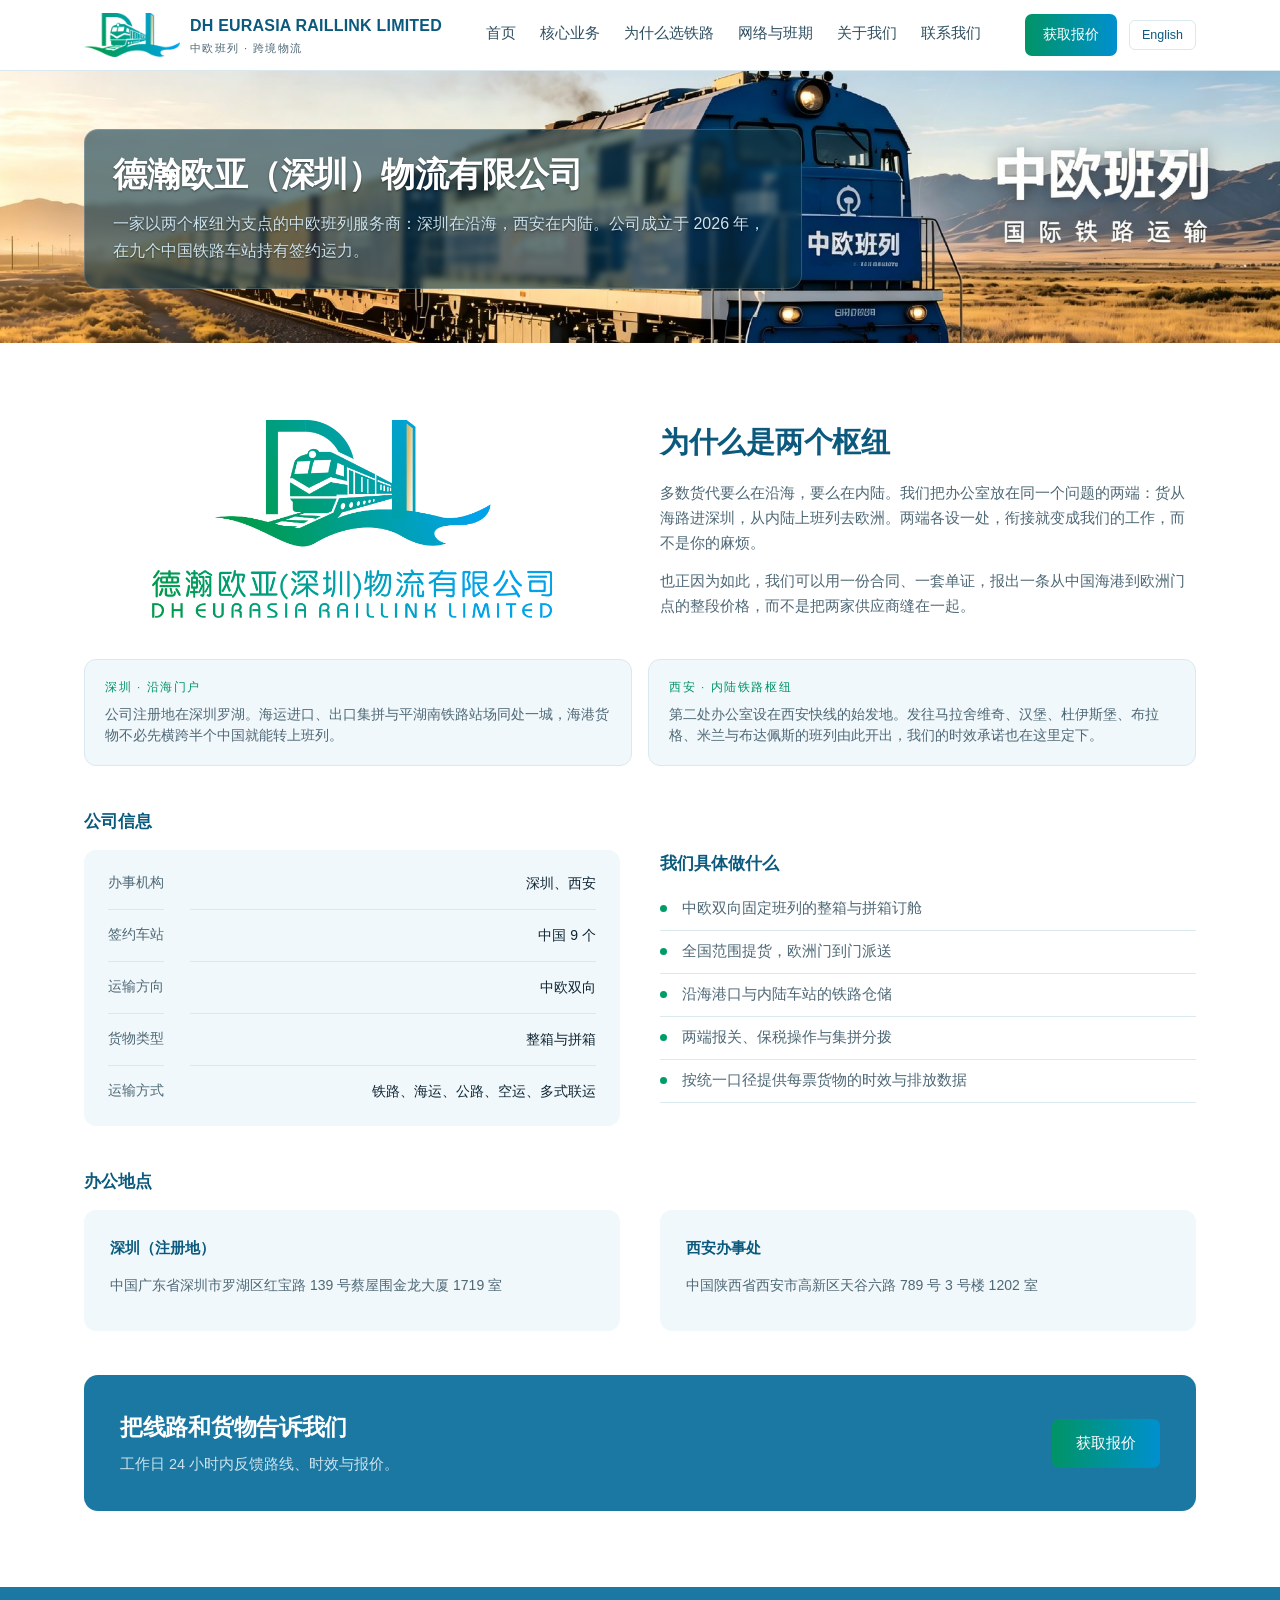
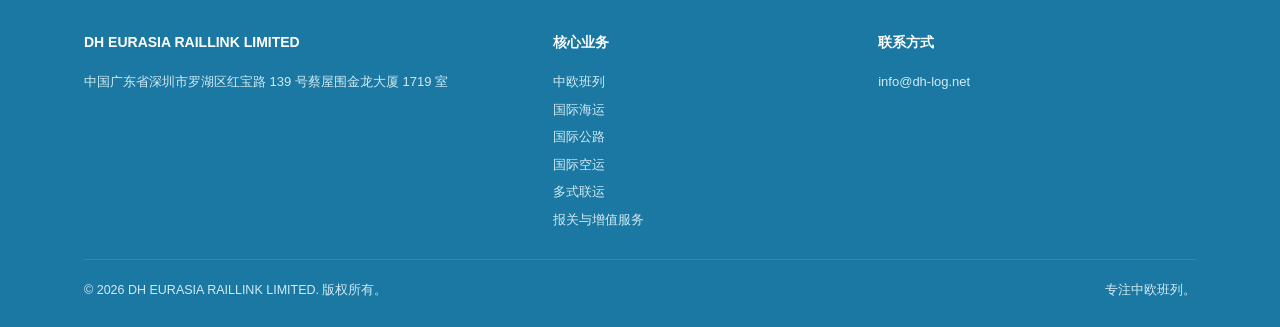
<file: zh/about.html>
<!DOCTYPE html>
<html lang="zh-CN">
<head>
<meta charset="UTF-8">
<meta name="viewport" content="width=device-width, initial-scale=1.0">
<title>关于我们 | 德瀚欧亚（深圳）物流有限公司</title>
<meta name="description" content="公司成立于 2026 年，深圳与西安双点办公，九个中国铁路车站签约承运，中欧双向整箱与拼箱，一份合同从中国海港到欧洲门点。">
<link rel="canonical" href="https://www.dh-log.net/zh/about.html">
<link rel="alternate" hreflang="en" href="https://www.dh-log.net/about.html">
<link rel="alternate" hreflang="zh-Hans" href="https://www.dh-log.net/zh/about.html">
<link rel="alternate" hreflang="x-default" href="https://www.dh-log.net/about.html">
<meta property="og:type" content="website">
<meta property="og:site_name" content="DH EURASIA RAILLINK LIMITED">
<meta property="og:title" content="关于我们 | 德瀚欧亚（深圳）物流有限公司">
<meta property="og:description" content="公司成立于 2026 年，深圳与西安双点办公，九个中国铁路车站签约承运，中欧双向整箱与拼箱，一份合同从中国海港到欧洲门点。">
<meta property="og:url" content="https://www.dh-log.net/zh/about.html">
<meta property="og:image" content="https://www.dh-log.net/assets/og.png">
<meta property="og:locale" content="zh_CN">
<meta name="theme-color" content="#1A78A2">
<link rel="icon" type="image/svg+xml" href="data:image/svg+xml,%3Csvg xmlns='http://www.w3.org/2000/svg' viewBox='0 0 32 32'%3E%3Crect width='32' height='32' rx='7' fill='%23008C5C'/%3E%3Ctext x='16' y='21' font-family='Arial' font-size='13' font-weight='bold' fill='white' text-anchor='middle'%3EDH%3C/text%3E%3C/svg%3E">
<link rel="icon" type="image/png" sizes="32x32" href="../assets/favicon-32.png">
<link rel="apple-touch-icon" href="../assets/apple-touch-icon.png">
<link rel="stylesheet" href="../assets/site.css">
</head>
<body>
<header>
  <div class="wrap">
    <nav>
      <a href="../index.html" class="logo"><img class="logomark" src="../assets/logo-mark.png" alt="" width="62" height="28"><span>DH EURASIA RAILLINK LIMITED<small>中欧班列 · 跨境物流</small></span></a>
      <div class="menu" id="menu">
      <a href="index.html">首页</a>
      <a href="services.html">核心业务</a>
      <a href="why-rail.html">为什么选铁路</a>
      <a href="network.html">网络与班期</a>
      <a href="about.html" class="active">关于我们</a>
      <a href="contact.html">联系我们</a>
      </div>
      <div style="display:flex;align-items:center;gap:12px">
        <a href="contact.html" class="cta">获取报价</a>
        <a class="langbtn" href="../about.html">English</a>
        <button class="burger" onclick="document.getElementById('menu').classList.toggle('open')" aria-label="Menu">&#9776;</button>
      </div>
    </nav>
  </div>
</header>

<section class="pagehero ph-about">
  <div class="wrap"><div class="ph-box">
      <h1>德瀚欧亚（深圳）物流有限公司</h1>
      <p>一家以两个枢纽为支点的中欧班列服务商：深圳在沿海，西安在内陆。公司成立于 2026 年，在九个中国铁路车站持有签约运力。</p>
    </div>
  </div>
</section>

<section>
  <div class="wrap">
    <div class="grid2">
      <div>
        <div class="logowrap logo-plain"><img src="../assets/logo.png" alt="德瀚欧亚（深圳）物流有限公司 LOGO"></div>
      </div>
      <div>
        <h2>为什么是两个枢纽</h2>
        <p style="font-size:15px;color:var(--muted);margin-bottom:14px">多数货代要么在沿海，要么在内陆。我们把办公室放在同一个问题的两端：货从海路进深圳，从内陆上班列去欧洲。两端各设一处，衔接就变成我们的工作，而不是你的麻烦。</p>
        <p style="font-size:15px;color:var(--muted)">也正因为如此，我们可以用一份合同、一套单证，报出一条从中国海港到欧洲门点的整段价格，而不是把两家供应商缝在一起。</p>
      </div>
    </div>

    <div class="hubgrid light" style="margin-top:40px">
      <div class="hub">
        <h5>深圳 · 沿海门户</h5>
        <p>公司注册地在深圳罗湖。海运进口、出口集拼与平湖南铁路站场同处一城，海港货物不必先横跨半个中国就能转上班列。</p>
      </div>
      <div class="hub">
        <h5>西安 · 内陆铁路枢纽</h5>
        <p>第二处办公室设在西安快线的始发地。发往马拉舍维奇、汉堡、杜伊斯堡、布拉格、米兰与布达佩斯的班列由此开出，我们的时效承诺也在这里定下。</p>
      </div>
    </div>

    <h3 class="sub-head">公司信息</h3>
    <div class="grid2">
      <div class="factlist">
        <dl>
          <dt>办事机构</dt><dd>深圳、西安</dd>
          <dt>签约车站</dt><dd>中国 9 个</dd>
          <dt>运输方向</dt><dd>中欧双向</dd>
          <dt>货物类型</dt><dd>整箱与拼箱</dd>
          <dt>运输方式</dt><dd>铁路、海运、公路、空运、多式联运</dd>
        </dl>
      </div>
      <div>
        <h3 style="font-size:17px;color:var(--navy);margin-bottom:10px">我们具体做什么</h3>
        <ul class="ablist">
          <li>中欧双向固定班列的整箱与拼箱订舱</li>
          <li>全国范围提货，欧洲门到门派送</li>
          <li>沿海港口与内陆车站的铁路仓储</li>
          <li>两端报关、保税操作与集拼分拨</li>
          <li>按统一口径提供每票货物的时效与排放数据</li>
        </ul>
      </div>
    </div>

    <h3 class="sub-head">办公地点</h3>
    <div class="grid2">
      <div class="info-box">
        <h4>深圳（注册地）</h4>
        <p>中国广东省深圳市罗湖区红宝路 139 号蔡屋围金龙大厦 1719 室</p>
      </div>
      <div class="info-box">
        <h4>西安办事处</h4>
        <p>中国陕西省西安市高新区天谷六路 789 号 3 号楼 1202 室</p>
      </div>
    </div>

    <div style="margin-top:44px"><div class="ctaband">
      <div><h2>把线路和货物告诉我们</h2><p>工作日 24 小时内反馈路线、时效与报价。</p></div>
      <div class="hero-btns">
        <a href="contact.html" class="btn-primary">获取报价</a>
      </div>
    </div></div>
  </div>
</section>

<footer>
  <div class="wrap">
    <div class="fgrid3">
      <div>
        <h5>DH EURASIA RAILLINK LIMITED</h5>
        <p>中国广东省深圳市罗湖区红宝路 139 号蔡屋围金龙大厦 1719 室</p>
      </div>
      <div>
        <h5>核心业务</h5>
        <ul>
          <li><a href="services.html#rail">中欧班列</a></li>
          <li><a href="services.html#ocean">国际海运</a></li>
          <li><a href="services.html#road">国际公路</a></li>
          <li><a href="services.html#air">国际空运</a></li>
          <li><a href="services.html#multimodal">多式联运</a></li>
          <li><a href="services.html#customs">报关与增值服务</a></li>
        </ul>
      </div>
      <div>
        <h5>联系方式</h5>
        <p><a href="mailto:info@dh-log.net">info@dh-log.net</a></p>
      </div>
    </div>
    <div class="fbottom">
      <span>&copy; <span id="yr"></span> DH EURASIA RAILLINK LIMITED. 版权所有。</span>
      <span>专注中欧班列。</span>
    </div>
  </div>
</footer>
<script>document.getElementById('yr').textContent=new Date().getFullYear();</script>
</body>
</html>
</file>
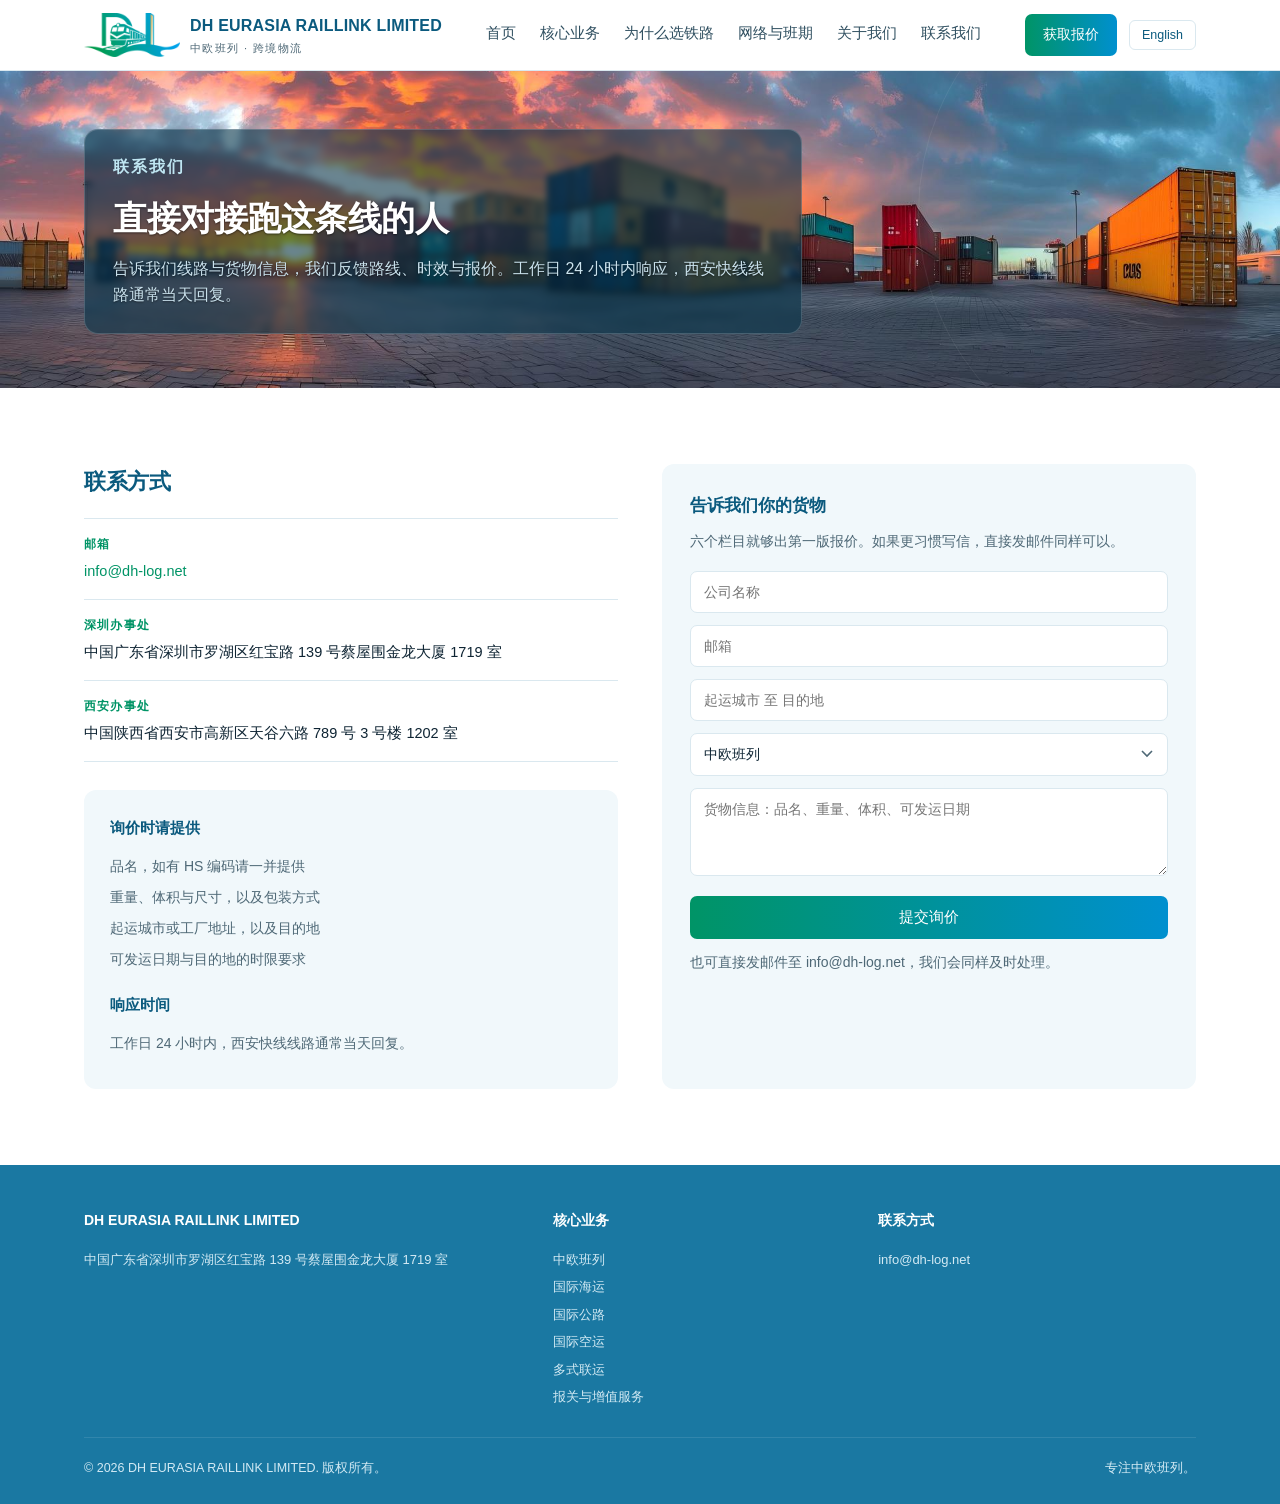
<file: zh/contact.html>
<!DOCTYPE html>
<html lang="zh-CN">
<head>
<meta charset="UTF-8">
<meta name="viewport" content="width=device-width, initial-scale=1.0">
<title>中欧班列询价与联系方式 | 德瀚欧亚</title>
<meta name="description" content="提供品名、重量、体积、起运地即可获取路线与报价，工作日 24 小时内响应。电话、邮箱、WhatsApp，深圳与西安两处办公地点。">
<link rel="canonical" href="https://www.dh-log.net/zh/contact.html">
<link rel="alternate" hreflang="en" href="https://www.dh-log.net/contact.html">
<link rel="alternate" hreflang="zh-Hans" href="https://www.dh-log.net/zh/contact.html">
<link rel="alternate" hreflang="x-default" href="https://www.dh-log.net/contact.html">
<meta property="og:type" content="website">
<meta property="og:site_name" content="DH EURASIA RAILLINK LIMITED">
<meta property="og:title" content="中欧班列询价与联系方式 | 德瀚欧亚">
<meta property="og:description" content="提供品名、重量、体积、起运地即可获取路线与报价，工作日 24 小时内响应。电话、邮箱、WhatsApp，深圳与西安两处办公地点。">
<meta property="og:url" content="https://www.dh-log.net/zh/contact.html">
<meta property="og:image" content="https://www.dh-log.net/assets/og.png">
<meta property="og:locale" content="zh_CN">
<meta name="theme-color" content="#1A78A2">
<link rel="icon" type="image/svg+xml" href="data:image/svg+xml,%3Csvg xmlns='http://www.w3.org/2000/svg' viewBox='0 0 32 32'%3E%3Crect width='32' height='32' rx='7' fill='%23008C5C'/%3E%3Ctext x='16' y='21' font-family='Arial' font-size='13' font-weight='bold' fill='white' text-anchor='middle'%3EDH%3C/text%3E%3C/svg%3E">
<link rel="icon" type="image/png" sizes="32x32" href="../assets/favicon-32.png">
<link rel="apple-touch-icon" href="../assets/apple-touch-icon.png">
<link rel="stylesheet" href="../assets/site.css">
</head>
<body>
<header>
  <div class="wrap">
    <nav>
      <a href="../index.html" class="logo"><img class="logomark" src="../assets/logo-mark.png" alt="" width="62" height="28"><span>DH EURASIA RAILLINK LIMITED<small>中欧班列 · 跨境物流</small></span></a>
      <div class="menu" id="menu">
      <a href="index.html">首页</a>
      <a href="services.html">核心业务</a>
      <a href="why-rail.html">为什么选铁路</a>
      <a href="network.html">网络与班期</a>
      <a href="about.html">关于我们</a>
      <a href="contact.html" class="active">联系我们</a>
      </div>
      <div style="display:flex;align-items:center;gap:12px">
        <a href="contact.html" class="cta">获取报价</a>
        <a class="langbtn" href="../contact.html">English</a>
        <button class="burger" onclick="document.getElementById('menu').classList.toggle('open')" aria-label="Menu">&#9776;</button>
      </div>
    </nav>
  </div>
</header>

<section class="pagehero ph-contact">
  <div class="wrap"><div class="ph-box">
      <div class="eyebrow">联系我们</div>
      <h1>直接对接跑这条线的人</h1>
      <p>告诉我们线路与货物信息，我们反馈路线、时效与报价。工作日 24 小时内响应，西安快线线路通常当天回复。</p>
    </div>
  </div>
</section>

<section>
  <div class="wrap">
    <div class="contact">
      <div>
        <h2 style="font-size:22px">联系方式</h2>
        <dl class="clist">
          <div><dt>邮箱</dt><dd><a href="mailto:info@dh-log.net">info@dh-log.net</a></dd></div>
          <div><dt>深圳办事处</dt><dd>中国广东省深圳市罗湖区红宝路 139 号蔡屋围金龙大厦 1719 室</dd></div>
          <div><dt>西安办事处</dt><dd>中国陕西省西安市高新区天谷六路 789 号 3 号楼 1202 室</dd></div>
        </dl>

        <div class="info-box" style="margin-top:28px">
          <h4>询价时请提供</h4>
          <p>品名，如有 HS 编码请一并提供</p>
          <p>重量、体积与尺寸，以及包装方式</p>
          <p>起运城市或工厂地址，以及目的地</p>
          <p>可发运日期与目的地的时限要求</p>
          <h4 style="margin-top:22px">响应时间</h4>
          <p>工作日 24 小时内，西安快线线路通常当天回复。</p>
        </div>
      </div>

      <div class="panel" id="quote">
        <h3>告诉我们你的货物</h3>
        <p>六个栏目就够出第一版报价。如果更习惯写信，直接发邮件同样可以。</p>
        <form class="form" name="contact" method="POST" data-netlify="true" netlify-honeypot="bot-field" onsubmit="return submitForm(event)">
          <input type="hidden" name="form-name" value="contact">
          <input type="hidden" name="language" value="zh">
          <p style="display:none"><label>Leave this empty: <input name="bot-field"></label></p>
          <input name="company" placeholder="公司名称" required>
          <input name="email" type="email" placeholder="邮箱" required>
          <input name="lane" placeholder="起运城市 至 目的地" required>
          <select name="mode" id="shipMode">
            <option value="rail">中欧班列</option>
            <option value="ocean">国际海运</option>
            <option value="road">国际公路</option>
            <option value="air">国际空运</option>
            <option value="multimodal">多式联运</option>
          </select>
          <textarea name="cargo" placeholder="货物信息：品名、重量、体积、可发运日期" required></textarea>
          <button type="submit">提交询价</button>
        </form>
        <p class="note" id="formNote">也可直接发邮件至 info@dh-log.net，我们会同样及时处理。</p>
      </div>
    </div>
  </div>
</section>
<script>
function submitForm(e){
  e.preventDefault();
  var f=e.target, btn=f.querySelector("button"), note=document.getElementById("formNote");
  btn.disabled=true;
  note.textContent="正在提交...";
  fetch("/",{method:"POST",headers:{"Content-Type":"application/x-www-form-urlencoded"},
    body:new URLSearchParams(new FormData(f)).toString()})
    .then(function(r){
      if(!r.ok) throw new Error(r.status);
      f.reset();
      note.textContent="感谢您的询价，我们已收到，将在工作日 24 小时内回复。";
    })
    .catch(function(){
      note.textContent="提交失败，请重试，或直接发邮件至 info@dh-log.net。";
    })
    .finally(function(){btn.disabled=false;});
  return false;
}
</script>

<footer>
  <div class="wrap">
    <div class="fgrid3">
      <div>
        <h5>DH EURASIA RAILLINK LIMITED</h5>
        <p>中国广东省深圳市罗湖区红宝路 139 号蔡屋围金龙大厦 1719 室</p>
      </div>
      <div>
        <h5>核心业务</h5>
        <ul>
          <li><a href="services.html#rail">中欧班列</a></li>
          <li><a href="services.html#ocean">国际海运</a></li>
          <li><a href="services.html#road">国际公路</a></li>
          <li><a href="services.html#air">国际空运</a></li>
          <li><a href="services.html#multimodal">多式联运</a></li>
          <li><a href="services.html#customs">报关与增值服务</a></li>
        </ul>
      </div>
      <div>
        <h5>联系方式</h5>
        <p><a href="mailto:info@dh-log.net">info@dh-log.net</a></p>
      </div>
    </div>
    <div class="fbottom">
      <span>&copy; <span id="yr"></span> DH EURASIA RAILLINK LIMITED. 版权所有。</span>
      <span>专注中欧班列。</span>
    </div>
  </div>
</footer>
<script>document.getElementById('yr').textContent=new Date().getFullYear();</script>
</body>
</html>
</file>
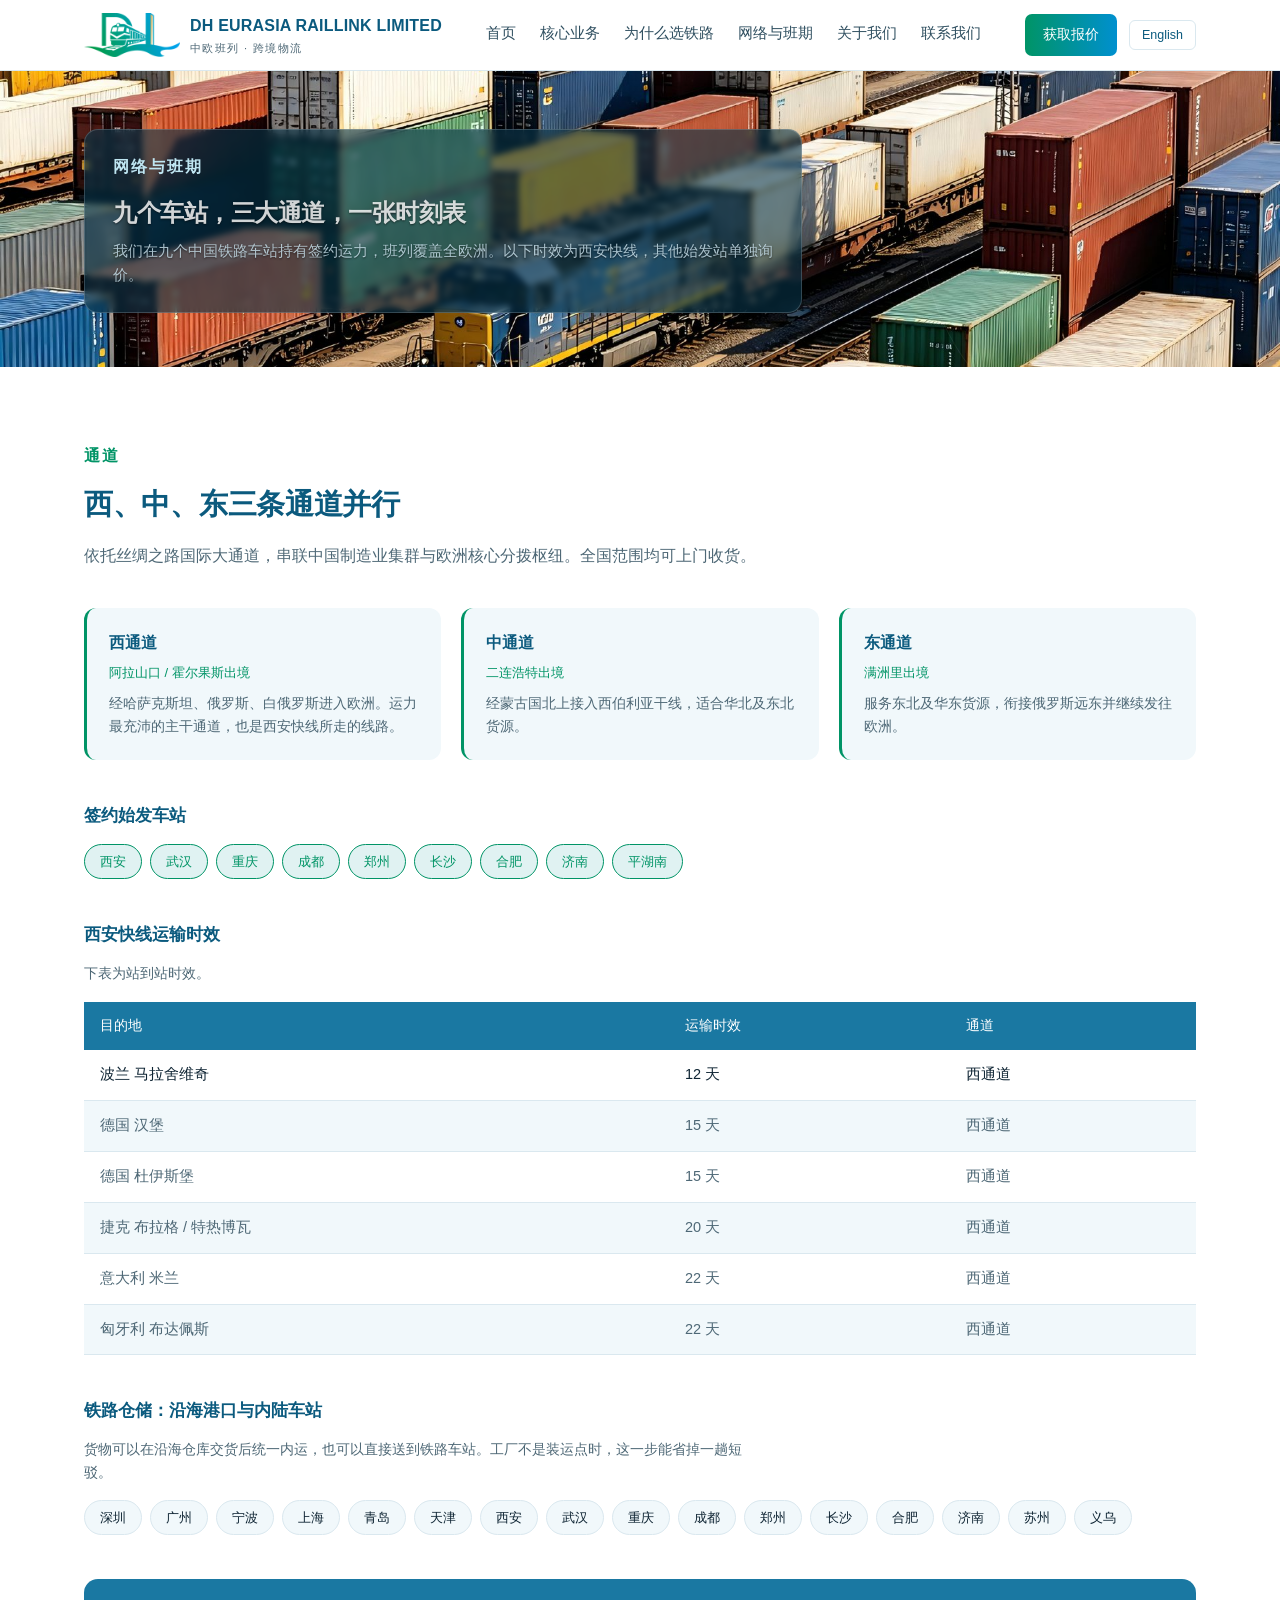
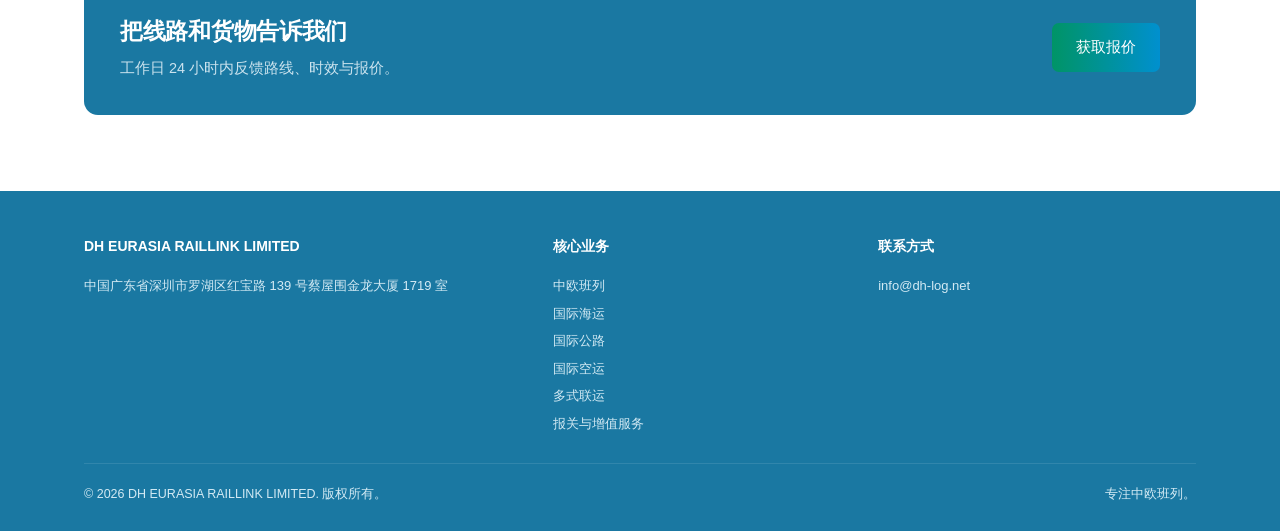
<file: zh/network.html>
<!DOCTYPE html>
<html lang="zh-CN">
<head>
<meta charset="UTF-8">
<meta name="viewport" content="width=device-width, initial-scale=1.0">
<title>九个签约车站、三大通道与西安快线时效 | 德瀚欧亚</title>
<meta name="description" content="中国九个签约铁路车站，阿拉山口、二连浩特、满洲里三大通道，西安快线至马拉舍维奇、汉堡、杜伊斯堡、布拉格、米兰、布达佩斯的运输时效。">
<link rel="canonical" href="https://www.dh-log.net/zh/network.html">
<link rel="alternate" hreflang="en" href="https://www.dh-log.net/network.html">
<link rel="alternate" hreflang="zh-Hans" href="https://www.dh-log.net/zh/network.html">
<link rel="alternate" hreflang="x-default" href="https://www.dh-log.net/network.html">
<meta property="og:type" content="website">
<meta property="og:site_name" content="DH EURASIA RAILLINK LIMITED">
<meta property="og:title" content="九个签约车站、三大通道与西安快线时效 | 德瀚欧亚">
<meta property="og:description" content="中国九个签约铁路车站，阿拉山口、二连浩特、满洲里三大通道，西安快线至马拉舍维奇、汉堡、杜伊斯堡、布拉格、米兰、布达佩斯的运输时效。">
<meta property="og:url" content="https://www.dh-log.net/zh/network.html">
<meta property="og:image" content="https://www.dh-log.net/assets/og.png">
<meta property="og:locale" content="zh_CN">
<meta name="theme-color" content="#1A78A2">
<link rel="icon" type="image/svg+xml" href="data:image/svg+xml,%3Csvg xmlns='http://www.w3.org/2000/svg' viewBox='0 0 32 32'%3E%3Crect width='32' height='32' rx='7' fill='%23008C5C'/%3E%3Ctext x='16' y='21' font-family='Arial' font-size='13' font-weight='bold' fill='white' text-anchor='middle'%3EDH%3C/text%3E%3C/svg%3E">
<link rel="icon" type="image/png" sizes="32x32" href="../assets/favicon-32.png">
<link rel="apple-touch-icon" href="../assets/apple-touch-icon.png">
<link rel="stylesheet" href="../assets/site.css">
</head>
<body>
<header>
  <div class="wrap">
    <nav>
      <a href="../index.html" class="logo"><img class="logomark" src="../assets/logo-mark.png" alt="" width="62" height="28"><span>DH EURASIA RAILLINK LIMITED<small>中欧班列 · 跨境物流</small></span></a>
      <div class="menu" id="menu">
      <a href="index.html">首页</a>
      <a href="services.html">核心业务</a>
      <a href="why-rail.html">为什么选铁路</a>
      <a href="network.html" class="active">网络与班期</a>
      <a href="about.html">关于我们</a>
      <a href="contact.html">联系我们</a>
      </div>
      <div style="display:flex;align-items:center;gap:12px">
        <a href="contact.html" class="cta">获取报价</a>
        <a class="langbtn" href="../network.html">English</a>
        <button class="burger" onclick="document.getElementById('menu').classList.toggle('open')" aria-label="Menu">&#9776;</button>
      </div>
    </nav>
  </div>
</header>

<section class="pagehero ph-network">
  <div class="wrap"><div class="ph-box">
      <div class="eyebrow">网络与班期</div>
      <h1>九个车站，三大通道，一张时刻表</h1>
      <p>我们在九个中国铁路车站持有签约运力，班列覆盖全欧洲。以下时效为西安快线，其他始发站单独询价。</p>
    </div>
  </div>
</section>

<section>
  <div class="wrap">
    <div class="eyebrow-2">通道</div>
    <h2>西、中、东三条通道并行</h2>
    <p class="sec-lead">依托丝绸之路国际大通道，串联中国制造业集群与欧洲核心分拨枢纽。全国范围均可上门收货。</p>
    <div class="corridor">
      <div class="corr"><h4>西通道</h4><div class="g">阿拉山口 / 霍尔果斯出境</div><p>经哈萨克斯坦、俄罗斯、白俄罗斯进入欧洲。运力最充沛的主干通道，也是西安快线所走的线路。</p></div>
      <div class="corr"><h4>中通道</h4><div class="g">二连浩特出境</div><p>经蒙古国北上接入西伯利亚干线，适合华北及东北货源。</p></div>
      <div class="corr"><h4>东通道</h4><div class="g">满洲里出境</div><p>服务东北及华东货源，衔接俄罗斯远东并继续发往欧洲。</p></div>
    </div>

    <h3 class="sub-head">签约始发车站</h3>
    <div class="chips"><span class="chip hi">西安</span><span class="chip hi">武汉</span><span class="chip hi">重庆</span><span class="chip hi">成都</span><span class="chip hi">郑州</span><span class="chip hi">长沙</span><span class="chip hi">合肥</span><span class="chip hi">济南</span><span class="chip hi">平湖南</span></div>

    <h3 class="sub-head">西安快线运输时效</h3>
    <p class="sec-note">下表为站到站时效。</p>
    <table>
      <thead><tr><th>目的地</th><th>运输时效</th><th>通道</th></tr></thead>
      <tbody>
        <tr><td>波兰 马拉舍维奇</td><td>12 天</td><td>西通道</td></tr>
        <tr><td>德国 汉堡</td><td>15 天</td><td>西通道</td></tr>
        <tr><td>德国 杜伊斯堡</td><td>15 天</td><td>西通道</td></tr>
        <tr><td>捷克 布拉格 / 特热博瓦</td><td>20 天</td><td>西通道</td></tr>
        <tr><td>意大利 米兰</td><td>22 天</td><td>西通道</td></tr>
        <tr><td>匈牙利 布达佩斯</td><td>22 天</td><td>西通道</td></tr>
      </tbody>
    </table>

    <h3 class="sub-head">铁路仓储：沿海港口与内陆车站</h3>
    <p class="sec-note">货物可以在沿海仓库交货后统一内运，也可以直接送到铁路车站。工厂不是装运点时，这一步能省掉一趟短驳。</p>
    <div class="chips"><span class="chip">深圳</span><span class="chip">广州</span><span class="chip">宁波</span><span class="chip">上海</span><span class="chip">青岛</span><span class="chip">天津</span><span class="chip">西安</span><span class="chip">武汉</span><span class="chip">重庆</span><span class="chip">成都</span><span class="chip">郑州</span><span class="chip">长沙</span><span class="chip">合肥</span><span class="chip">济南</span><span class="chip">苏州</span><span class="chip">义乌</span></div>

    <div style="margin-top:44px"><div class="ctaband">
      <div><h2>把线路和货物告诉我们</h2><p>工作日 24 小时内反馈路线、时效与报价。</p></div>
      <div class="hero-btns">
        <a href="contact.html" class="btn-primary">获取报价</a>
      </div>
    </div></div>
  </div>
</section>

<footer>
  <div class="wrap">
    <div class="fgrid3">
      <div>
        <h5>DH EURASIA RAILLINK LIMITED</h5>
        <p>中国广东省深圳市罗湖区红宝路 139 号蔡屋围金龙大厦 1719 室</p>
      </div>
      <div>
        <h5>核心业务</h5>
        <ul>
          <li><a href="services.html#rail">中欧班列</a></li>
          <li><a href="services.html#ocean">国际海运</a></li>
          <li><a href="services.html#road">国际公路</a></li>
          <li><a href="services.html#air">国际空运</a></li>
          <li><a href="services.html#multimodal">多式联运</a></li>
          <li><a href="services.html#customs">报关与增值服务</a></li>
        </ul>
      </div>
      <div>
        <h5>联系方式</h5>
        <p><a href="mailto:info@dh-log.net">info@dh-log.net</a></p>
      </div>
    </div>
    <div class="fbottom">
      <span>&copy; <span id="yr"></span> DH EURASIA RAILLINK LIMITED. 版权所有。</span>
      <span>专注中欧班列。</span>
    </div>
  </div>
</footer>
<script>document.getElementById('yr').textContent=new Date().getFullYear();</script>
</body>
</html>
</file>
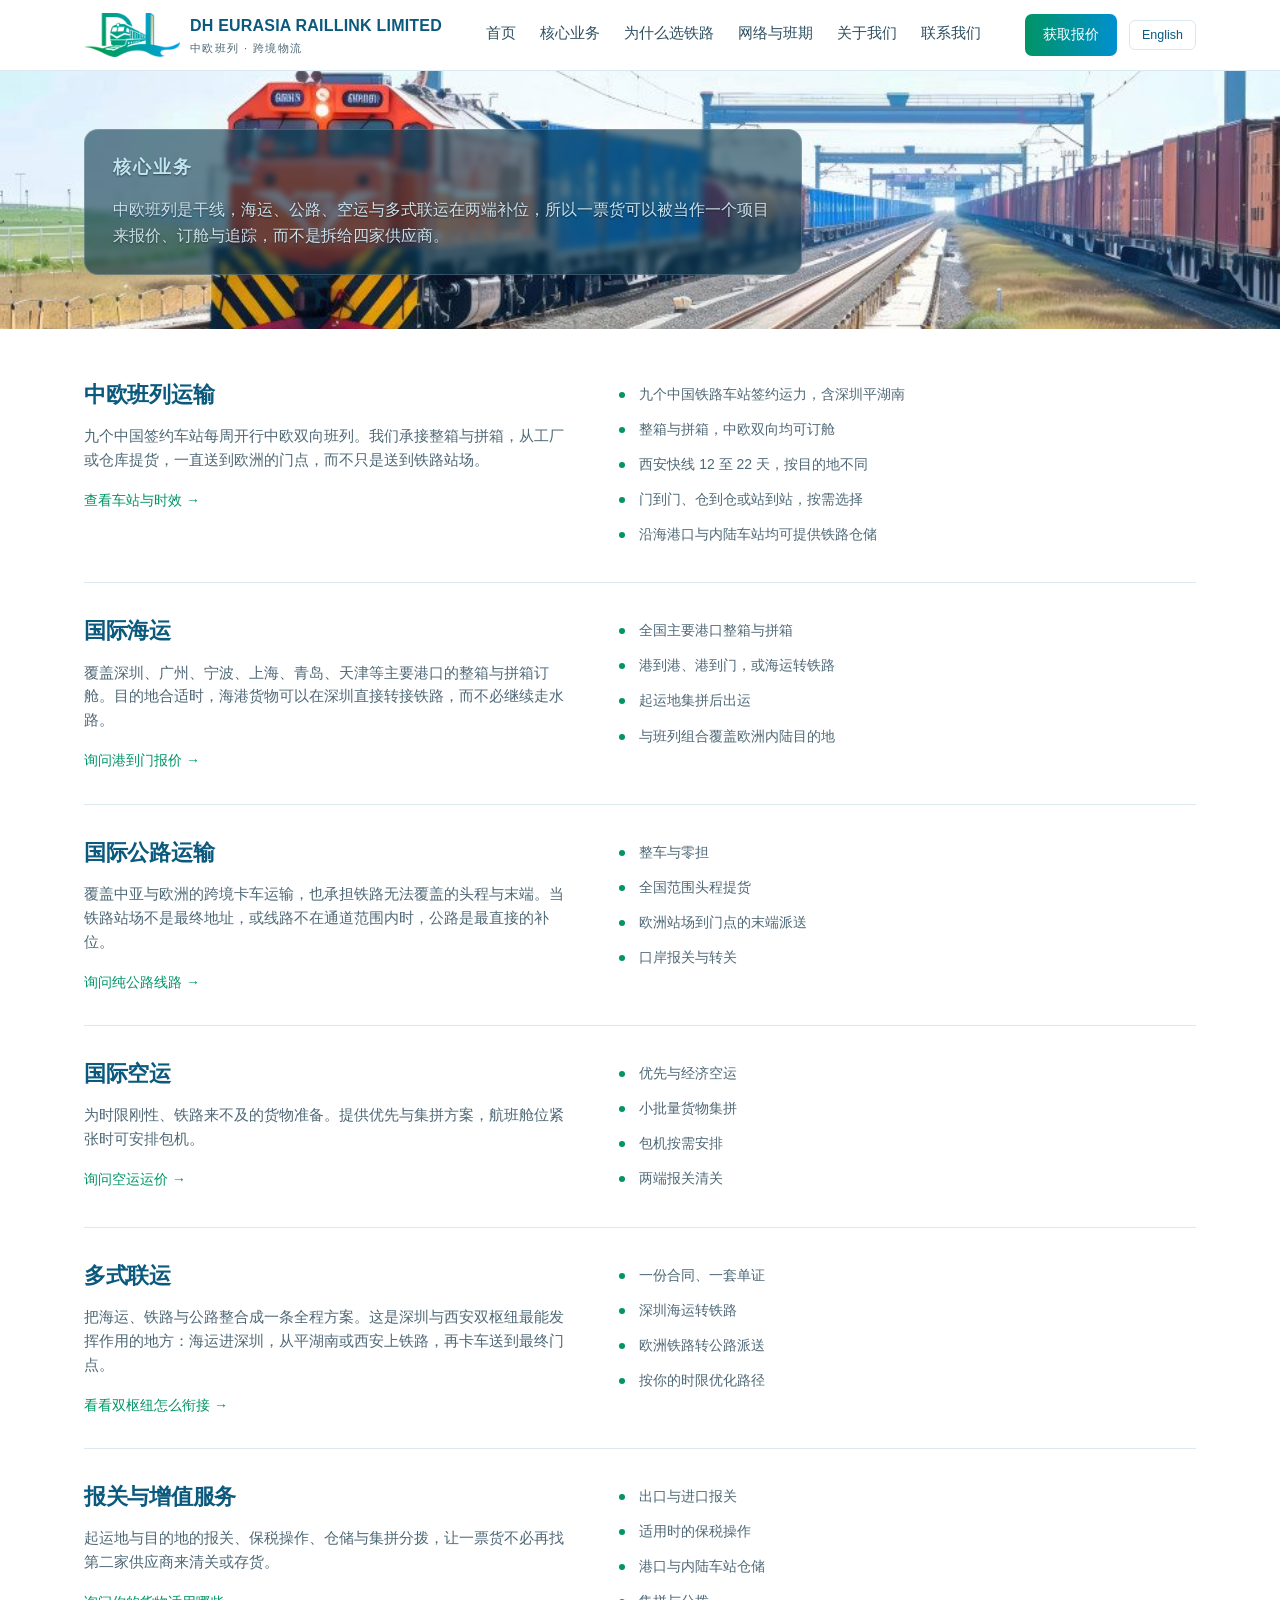
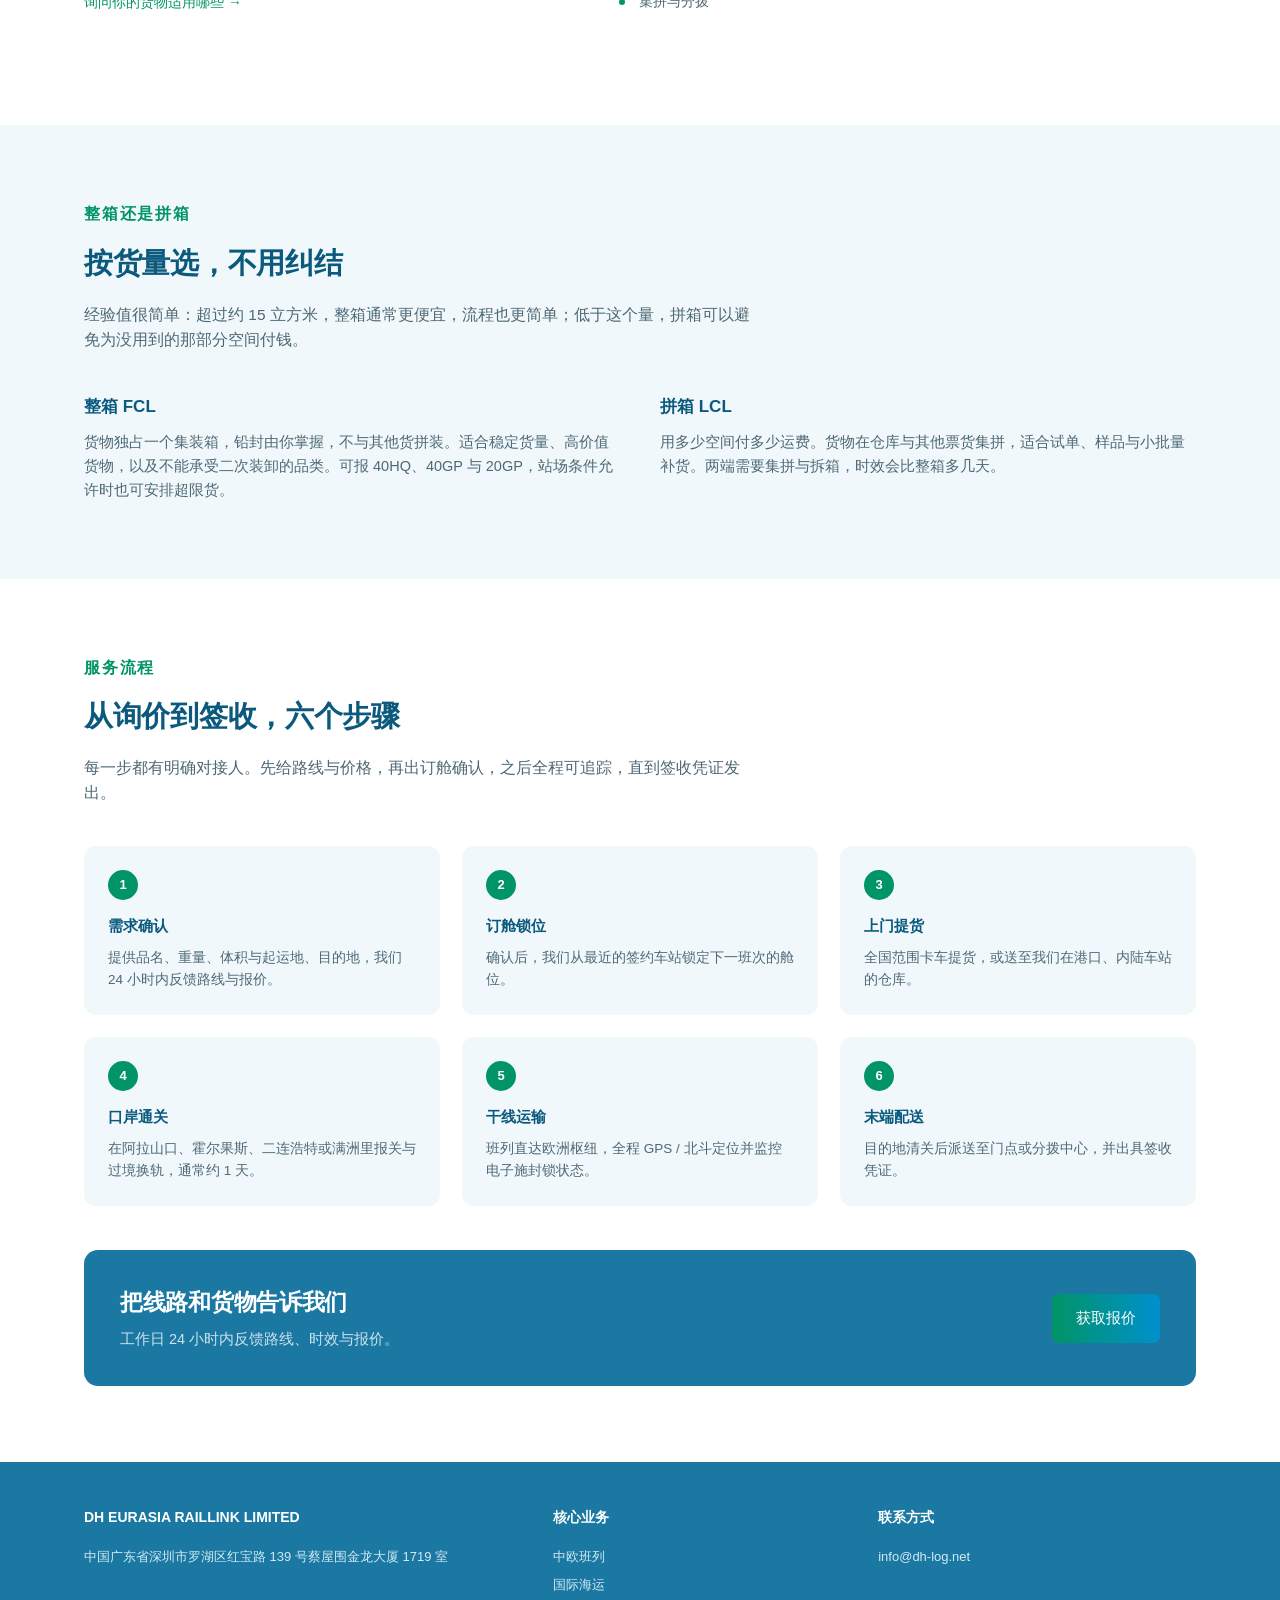
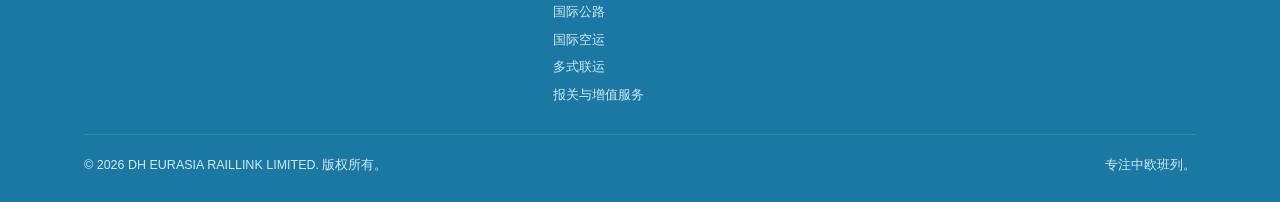
<file: zh/services.html>
<!DOCTYPE html>
<html lang="zh-CN">
<head>
<meta charset="UTF-8">
<meta name="viewport" content="width=device-width, initial-scale=1.0">
<title>中欧班列、海运、公路、空运与多式联运 | 德瀚欧亚</title>
<meta name="description" content="铁路、海运、公路、空运、多式联运与报关增值服务，一份合同完成。九个中国铁路车站整箱与拼箱，门到门交付，含从询价到签收的六步流程。">
<link rel="canonical" href="https://www.dh-log.net/zh/services.html">
<link rel="alternate" hreflang="en" href="https://www.dh-log.net/services.html">
<link rel="alternate" hreflang="zh-Hans" href="https://www.dh-log.net/zh/services.html">
<link rel="alternate" hreflang="x-default" href="https://www.dh-log.net/services.html">
<meta property="og:type" content="website">
<meta property="og:site_name" content="DH EURASIA RAILLINK LIMITED">
<meta property="og:title" content="中欧班列、海运、公路、空运与多式联运 | 德瀚欧亚">
<meta property="og:description" content="铁路、海运、公路、空运、多式联运与报关增值服务，一份合同完成。九个中国铁路车站整箱与拼箱，门到门交付，含从询价到签收的六步流程。">
<meta property="og:url" content="https://www.dh-log.net/zh/services.html">
<meta property="og:image" content="https://www.dh-log.net/assets/og.png">
<meta property="og:locale" content="zh_CN">
<meta name="theme-color" content="#1A78A2">
<link rel="icon" type="image/svg+xml" href="data:image/svg+xml,%3Csvg xmlns='http://www.w3.org/2000/svg' viewBox='0 0 32 32'%3E%3Crect width='32' height='32' rx='7' fill='%23008C5C'/%3E%3Ctext x='16' y='21' font-family='Arial' font-size='13' font-weight='bold' fill='white' text-anchor='middle'%3EDH%3C/text%3E%3C/svg%3E">
<link rel="icon" type="image/png" sizes="32x32" href="../assets/favicon-32.png">
<link rel="apple-touch-icon" href="../assets/apple-touch-icon.png">
<link rel="stylesheet" href="../assets/site.css">
</head>
<body>
<header>
  <div class="wrap">
    <nav>
      <a href="../index.html" class="logo"><img class="logomark" src="../assets/logo-mark.png" alt="" width="62" height="28"><span>DH EURASIA RAILLINK LIMITED<small>中欧班列 · 跨境物流</small></span></a>
      <div class="menu" id="menu">
      <a href="index.html">首页</a>
      <a href="services.html" class="active">核心业务</a>
      <a href="why-rail.html">为什么选铁路</a>
      <a href="network.html">网络与班期</a>
      <a href="about.html">关于我们</a>
      <a href="contact.html">联系我们</a>
      </div>
      <div style="display:flex;align-items:center;gap:12px">
        <a href="contact.html" class="cta">获取报价</a>
        <a class="langbtn" href="../services.html">English</a>
        <button class="burger" onclick="document.getElementById('menu').classList.toggle('open')" aria-label="Menu">&#9776;</button>
      </div>
    </nav>
  </div>
</header>

<section class="pagehero ph-services">
  <div class="wrap"><div class="ph-box">
      <h1 class="eyebrow">核心业务</h1>
      <p>中欧班列是干线，海运、公路、空运与多式联运在两端补位，所以一票货可以被当作一个项目来报价、订舱与追踪，而不是拆给四家供应商。</p>
    </div>
  </div>
</section>

<section class="svclist">
  <div class="wrap">
    <div class="svcrow" id="rail">
      <div>
        <h2>中欧班列运输</h2>
        <p>九个中国签约车站每周开行中欧双向班列。我们承接整箱与拼箱，从工厂或仓库提货，一直送到欧洲的门点，而不只是送到铁路站场。</p>
        <a class="linkmore" href="network.html">查看车站与时效 &rarr;</a>
      </div>
      <div>
        <ul>
          <li>九个中国铁路车站签约运力，含深圳平湖南</li>
          <li>整箱与拼箱，中欧双向均可订舱</li>
          <li>西安快线 12 至 22 天，按目的地不同</li>
          <li>门到门、仓到仓或站到站，按需选择</li>
          <li>沿海港口与内陆车站均可提供铁路仓储</li>
        </ul>
      </div>
    </div>

    <div class="svcrow" id="ocean">
      <div>
        <h2>国际海运</h2>
        <p>覆盖深圳、广州、宁波、上海、青岛、天津等主要港口的整箱与拼箱订舱。目的地合适时，海港货物可以在深圳直接转接铁路，而不必继续走水路。</p>
        <a class="linkmore" href="contact.html">询问港到门报价 &rarr;</a>
      </div>
      <div>
        <ul>
          <li>全国主要港口整箱与拼箱</li>
          <li>港到港、港到门，或海运转铁路</li>
          <li>起运地集拼后出运</li>
          <li>与班列组合覆盖欧洲内陆目的地</li>
        </ul>
      </div>
    </div>

    <div class="svcrow" id="road">
      <div>
        <h2>国际公路运输</h2>
        <p>覆盖中亚与欧洲的跨境卡车运输，也承担铁路无法覆盖的头程与末端。当铁路站场不是最终地址，或线路不在通道范围内时，公路是最直接的补位。</p>
        <a class="linkmore" href="contact.html">询问纯公路线路 &rarr;</a>
      </div>
      <div>
        <ul>
          <li>整车与零担</li>
          <li>全国范围头程提货</li>
          <li>欧洲站场到门点的末端派送</li>
          <li>口岸报关与转关</li>
        </ul>
      </div>
    </div>

    <div class="svcrow" id="air">
      <div>
        <h2>国际空运</h2>
        <p>为时限刚性、铁路来不及的货物准备。提供优先与集拼方案，航班舱位紧张时可安排包机。</p>
        <a class="linkmore" href="contact.html">询问空运运价 &rarr;</a>
      </div>
      <div>
        <ul>
          <li>优先与经济空运</li>
          <li>小批量货物集拼</li>
          <li>包机按需安排</li>
          <li>两端报关清关</li>
        </ul>
      </div>
    </div>

    <div class="svcrow" id="multimodal">
      <div>
        <h2>多式联运</h2>
        <p>把海运、铁路与公路整合成一条全程方案。这是深圳与西安双枢纽最能发挥作用的地方：海运进深圳，从平湖南或西安上铁路，再卡车送到最终门点。</p>
        <a class="linkmore" href="about.html">看看双枢纽怎么衔接 &rarr;</a>
      </div>
      <div>
        <ul>
          <li>一份合同、一套单证</li>
          <li>深圳海运转铁路</li>
          <li>欧洲铁路转公路派送</li>
          <li>按你的时限优化路径</li>
        </ul>
      </div>
    </div>

    <div class="svcrow" id="customs">
      <div>
        <h2>报关与增值服务</h2>
        <p>起运地与目的地的报关、保税操作、仓储与集拼分拨，让一票货不必再找第二家供应商来清关或存货。</p>
        <a class="linkmore" href="contact.html">询问你的货物适用哪些 &rarr;</a>
      </div>
      <div>
        <ul>
          <li>出口与进口报关</li>
          <li>适用时的保税操作</li>
          <li>港口与内陆车站仓储</li>
          <li>集拼与分拨</li>
        </ul>
      </div>
    </div>
  </div>
</section>

<section class="soft">
  <div class="wrap">
    <div class="eyebrow-2">整箱还是拼箱</div>
    <h2>按货量选，不用纠结</h2>
    <p class="sec-lead">经验值很简单：超过约 15 立方米，整箱通常更便宜，流程也更简单；低于这个量，拼箱可以避免为没用到的那部分空间付钱。</p>
    <div class="grid2">
      <div>
        <h3 style="font-size:17px;color:var(--navy);margin-bottom:10px">整箱 FCL</h3>
        <p style="font-size:14.5px;color:var(--muted)">货物独占一个集装箱，铅封由你掌握，不与其他货拼装。适合稳定货量、高价值货物，以及不能承受二次装卸的品类。可报 40HQ、40GP 与 20GP，站场条件允许时也可安排超限货。</p>
      </div>
      <div>
        <h3 style="font-size:17px;color:var(--navy);margin-bottom:10px">拼箱 LCL</h3>
        <p style="font-size:14.5px;color:var(--muted)">用多少空间付多少运费。货物在仓库与其他票货集拼，适合试单、样品与小批量补货。两端需要集拼与拆箱，时效会比整箱多几天。</p>
      </div>
    </div>
  </div>
</section>

<section id="process">
  <div class="wrap">
    <div class="eyebrow-2">服务流程</div>
    <h2>从询价到签收，六个步骤</h2>
    <p class="sec-lead">每一步都有明确对接人。先给路线与价格，再出订舱确认，之后全程可追踪，直到签收凭证发出。</p>
    <div class="steps">
      <div class="step"><div class="n">1</div><h4>需求确认</h4><p>提供品名、重量、体积与起运地、目的地，我们 24 小时内反馈路线与报价。</p></div>
      <div class="step"><div class="n">2</div><h4>订舱锁位</h4><p>确认后，我们从最近的签约车站锁定下一班次的舱位。</p></div>
      <div class="step"><div class="n">3</div><h4>上门提货</h4><p>全国范围卡车提货，或送至我们在港口、内陆车站的仓库。</p></div>
      <div class="step"><div class="n">4</div><h4>口岸通关</h4><p>在阿拉山口、霍尔果斯、二连浩特或满洲里报关与过境换轨，通常约 1 天。</p></div>
      <div class="step"><div class="n">5</div><h4>干线运输</h4><p>班列直达欧洲枢纽，全程 GPS / 北斗定位并监控电子施封锁状态。</p></div>
      <div class="step"><div class="n">6</div><h4>末端配送</h4><p>目的地清关后派送至门点或分拨中心，并出具签收凭证。</p></div>
    </div>
    <div style="margin-top:44px"><div class="ctaband">
      <div><h2>把线路和货物告诉我们</h2><p>工作日 24 小时内反馈路线、时效与报价。</p></div>
      <div class="hero-btns">
        <a href="contact.html" class="btn-primary">获取报价</a>
      </div>
    </div></div>
  </div>
</section>

<footer>
  <div class="wrap">
    <div class="fgrid3">
      <div>
        <h5>DH EURASIA RAILLINK LIMITED</h5>
        <p>中国广东省深圳市罗湖区红宝路 139 号蔡屋围金龙大厦 1719 室</p>
      </div>
      <div>
        <h5>核心业务</h5>
        <ul>
          <li><a href="services.html#rail">中欧班列</a></li>
          <li><a href="services.html#ocean">国际海运</a></li>
          <li><a href="services.html#road">国际公路</a></li>
          <li><a href="services.html#air">国际空运</a></li>
          <li><a href="services.html#multimodal">多式联运</a></li>
          <li><a href="services.html#customs">报关与增值服务</a></li>
        </ul>
      </div>
      <div>
        <h5>联系方式</h5>
        <p><a href="mailto:info@dh-log.net">info@dh-log.net</a></p>
      </div>
    </div>
    <div class="fbottom">
      <span>&copy; <span id="yr"></span> DH EURASIA RAILLINK LIMITED. 版权所有。</span>
      <span>专注中欧班列。</span>
    </div>
  </div>
</footer>
<script>document.getElementById('yr').textContent=new Date().getFullYear();</script>
</body>
</html>
</file>
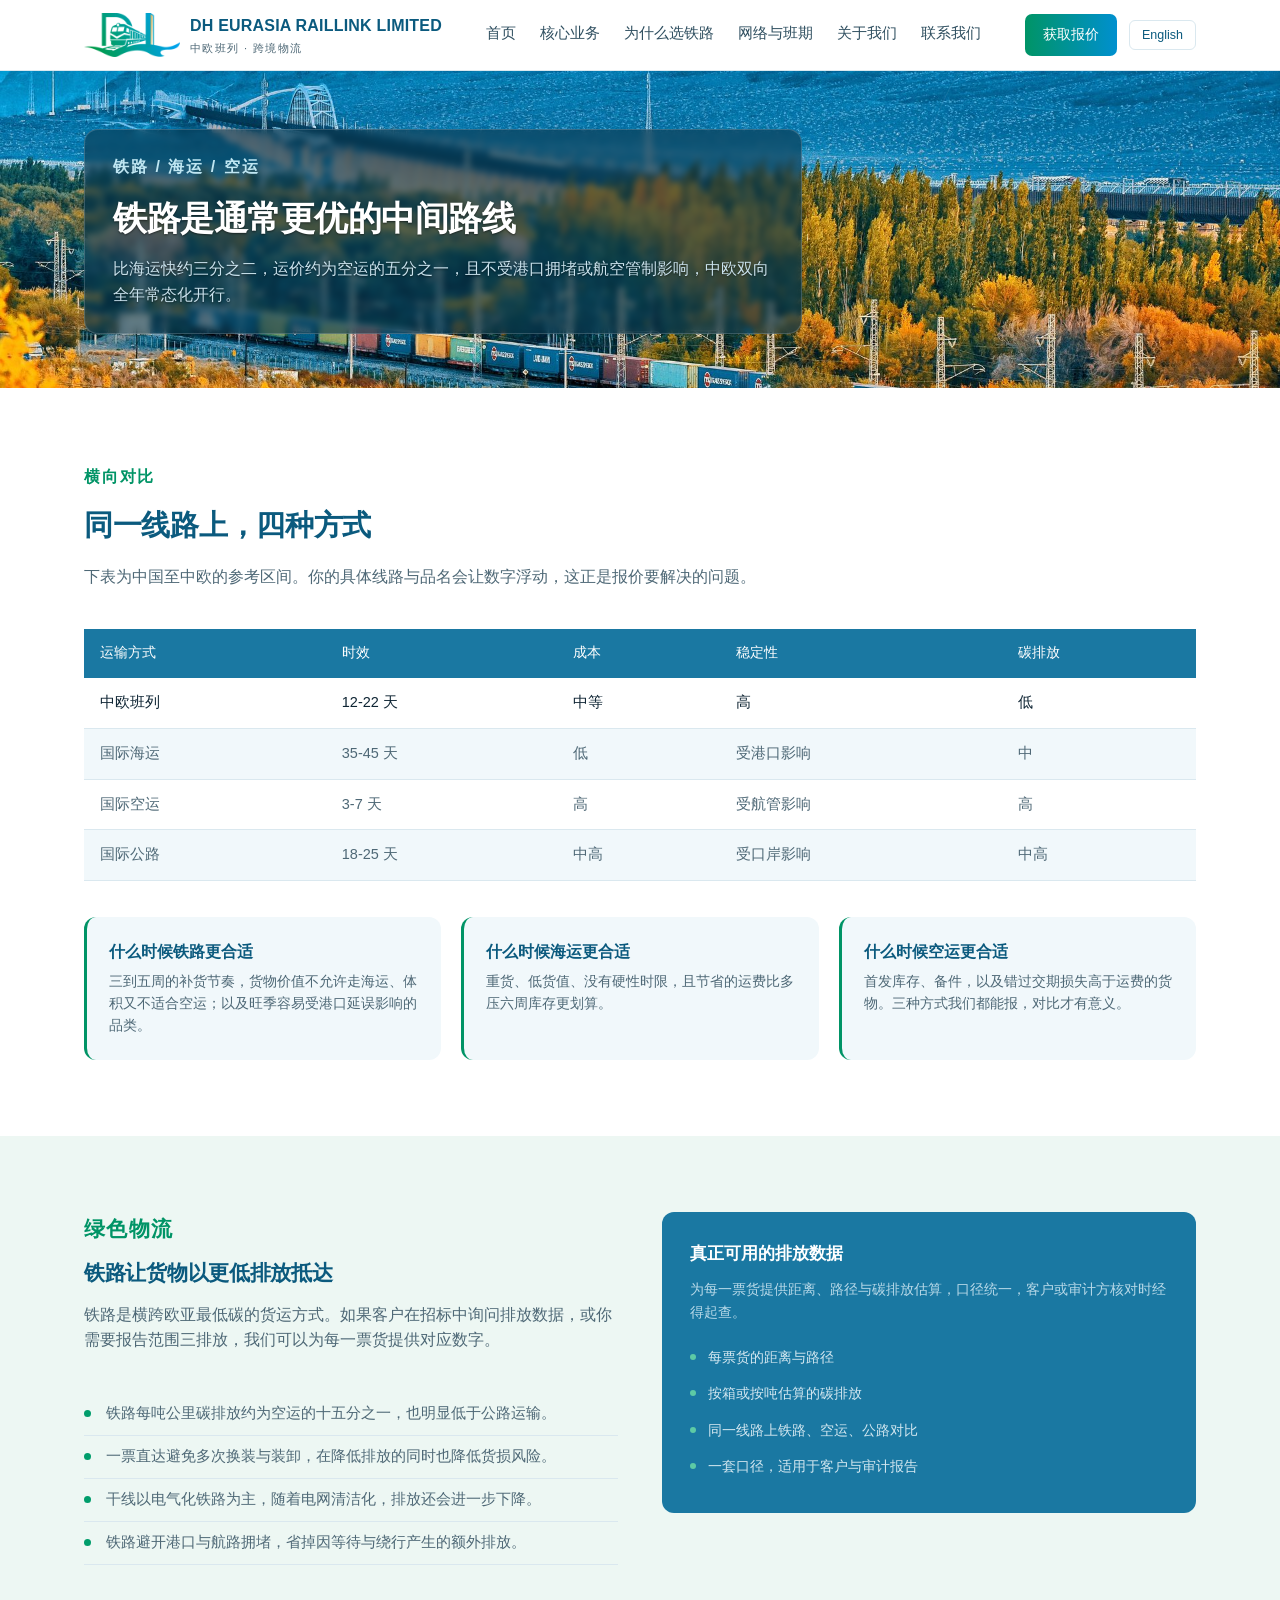
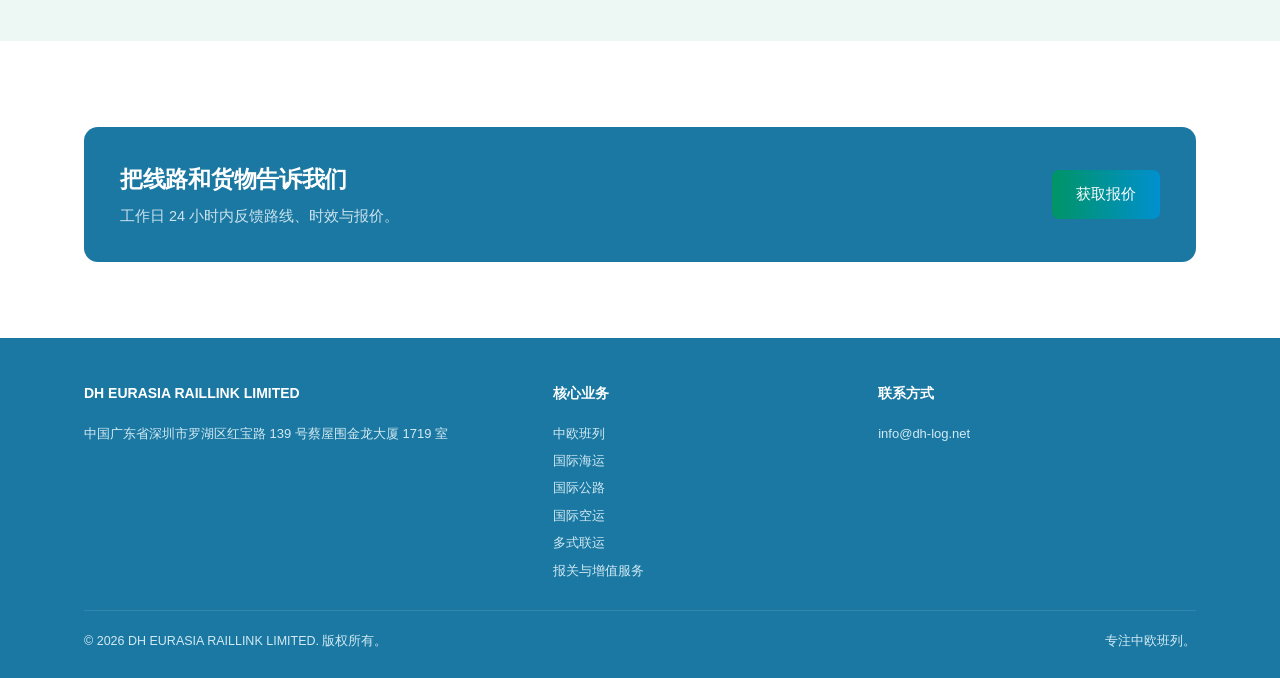
<file: zh/why-rail.html>
<!DOCTYPE html>
<html lang="zh-CN">
<head>
<meta charset="UTF-8">
<meta name="viewport" content="width=device-width, initial-scale=1.0">
<title>铁路与海运、空运对比：时效、成本与碳排放 | 德瀚欧亚</title>
<meta name="description" content="铁路比海运快约三分之二，运价约为空运的五分之一。对比中欧线路上铁路、海运、空运、公路的时效、成本、稳定性与碳排放。">
<link rel="canonical" href="https://www.dh-log.net/zh/why-rail.html">
<link rel="alternate" hreflang="en" href="https://www.dh-log.net/why-rail.html">
<link rel="alternate" hreflang="zh-Hans" href="https://www.dh-log.net/zh/why-rail.html">
<link rel="alternate" hreflang="x-default" href="https://www.dh-log.net/why-rail.html">
<meta property="og:type" content="website">
<meta property="og:site_name" content="DH EURASIA RAILLINK LIMITED">
<meta property="og:title" content="铁路与海运、空运对比：时效、成本与碳排放 | 德瀚欧亚">
<meta property="og:description" content="铁路比海运快约三分之二，运价约为空运的五分之一。对比中欧线路上铁路、海运、空运、公路的时效、成本、稳定性与碳排放。">
<meta property="og:url" content="https://www.dh-log.net/zh/why-rail.html">
<meta property="og:image" content="https://www.dh-log.net/assets/og.png">
<meta property="og:locale" content="zh_CN">
<meta name="theme-color" content="#1A78A2">
<link rel="icon" type="image/svg+xml" href="data:image/svg+xml,%3Csvg xmlns='http://www.w3.org/2000/svg' viewBox='0 0 32 32'%3E%3Crect width='32' height='32' rx='7' fill='%23008C5C'/%3E%3Ctext x='16' y='21' font-family='Arial' font-size='13' font-weight='bold' fill='white' text-anchor='middle'%3EDH%3C/text%3E%3C/svg%3E">
<link rel="icon" type="image/png" sizes="32x32" href="../assets/favicon-32.png">
<link rel="apple-touch-icon" href="../assets/apple-touch-icon.png">
<link rel="stylesheet" href="../assets/site.css">
</head>
<body>
<header>
  <div class="wrap">
    <nav>
      <a href="../index.html" class="logo"><img class="logomark" src="../assets/logo-mark.png" alt="" width="62" height="28"><span>DH EURASIA RAILLINK LIMITED<small>中欧班列 · 跨境物流</small></span></a>
      <div class="menu" id="menu">
      <a href="index.html">首页</a>
      <a href="services.html">核心业务</a>
      <a href="why-rail.html" class="active">为什么选铁路</a>
      <a href="network.html">网络与班期</a>
      <a href="about.html">关于我们</a>
      <a href="contact.html">联系我们</a>
      </div>
      <div style="display:flex;align-items:center;gap:12px">
        <a href="contact.html" class="cta">获取报价</a>
        <a class="langbtn" href="../why-rail.html">English</a>
        <button class="burger" onclick="document.getElementById('menu').classList.toggle('open')" aria-label="Menu">&#9776;</button>
      </div>
    </nav>
  </div>
</header>

<section class="pagehero ph-why">
  <div class="wrap"><div class="ph-box">
      <div class="eyebrow">铁路 / 海运 / 空运</div>
      <h1>铁路是通常更优的中间路线</h1>
      <p>比海运快约三分之二，运价约为空运的五分之一，且不受港口拥堵或航空管制影响，中欧双向全年常态化开行。</p>
    </div>
  </div>
</section>

<section>
  <div class="wrap">
    <div class="eyebrow-2">横向对比</div>
    <h2>同一线路上，四种方式</h2>
    <p class="sec-lead">下表为中国至中欧的参考区间。你的具体线路与品名会让数字浮动，这正是报价要解决的问题。</p>
    <table>
      <thead><tr><th>运输方式</th><th>时效</th><th>成本</th><th>稳定性</th><th>碳排放</th></tr></thead>
      <tbody>
        <tr><td>中欧班列</td><td>12-22 天</td><td>中等</td><td>高</td><td>低</td></tr>
        <tr><td>国际海运</td><td>35-45 天</td><td>低</td><td>受港口影响</td><td>中</td></tr>
        <tr><td>国际空运</td><td>3-7 天</td><td>高</td><td>受航管影响</td><td>高</td></tr>
        <tr><td>国际公路</td><td>18-25 天</td><td>中高</td><td>受口岸影响</td><td>中高</td></tr>
      </tbody>
    </table>
    <div class="corridor" style="margin-top:36px">
      <div class="corr"><h4>什么时候铁路更合适</h4><p>三到五周的补货节奏，货物价值不允许走海运、体积又不适合空运；以及旺季容易受港口延误影响的品类。</p></div>
      <div class="corr"><h4>什么时候海运更合适</h4><p>重货、低货值、没有硬性时限，且节省的运费比多压六周库存更划算。</p></div>
      <div class="corr"><h4>什么时候空运更合适</h4><p>首发库存、备件，以及错过交期损失高于运费的货物。三种方式我们都能报，对比才有意义。</p></div>
    </div>
  </div>
</section>

<section class="green-sec">
  <div class="wrap">
    <div class="split">
      <div>
        <div class="eyebrow-2 eyebrow-main">绿色物流</div>
        <h2 class="h2-sub">铁路让货物以更低排放抵达</h2>
        <p class="sec-lead">铁路是横跨欧亚最低碳的货运方式。如果客户在招标中询问排放数据，或你需要报告范围三排放，我们可以为每一票货提供对应数字。</p>
        <ul class="ablist">
          <li>铁路每吨公里碳排放约为空运的十五分之一，也明显低于公路运输。</li>
          <li>一票直达避免多次换装与装卸，在降低排放的同时也降低货损风险。</li>
          <li>干线以电气化铁路为主，随着电网清洁化，排放还会进一步下降。</li>
          <li>铁路避开港口与航路拥堵，省掉因等待与绕行产生的额外排放。</li>
        </ul>
      </div>
      <div class="panel">
        <h3>真正可用的排放数据</h3>
        <p>为每一票货提供距离、路径与碳排放估算，口径统一，客户或审计方核对时经得起查。</p>
        <div class="gpanel">
          <ul>
            <li>每票货的距离与路径</li>
            <li>按箱或按吨估算的碳排放</li>
            <li>同一线路上铁路、空运、公路对比</li>
            <li>一套口径，适用于客户与审计报告</li>
          </ul>
        </div>
      </div>
    </div>
  </div>
</section>

<section>
  <div class="wrap"><div class="ctaband">
      <div><h2>把线路和货物告诉我们</h2><p>工作日 24 小时内反馈路线、时效与报价。</p></div>
      <div class="hero-btns">
        <a href="contact.html" class="btn-primary">获取报价</a>
      </div>
    </div></div>
</section>

<footer>
  <div class="wrap">
    <div class="fgrid3">
      <div>
        <h5>DH EURASIA RAILLINK LIMITED</h5>
        <p>中国广东省深圳市罗湖区红宝路 139 号蔡屋围金龙大厦 1719 室</p>
      </div>
      <div>
        <h5>核心业务</h5>
        <ul>
          <li><a href="services.html#rail">中欧班列</a></li>
          <li><a href="services.html#ocean">国际海运</a></li>
          <li><a href="services.html#road">国际公路</a></li>
          <li><a href="services.html#air">国际空运</a></li>
          <li><a href="services.html#multimodal">多式联运</a></li>
          <li><a href="services.html#customs">报关与增值服务</a></li>
        </ul>
      </div>
      <div>
        <h5>联系方式</h5>
        <p><a href="mailto:info@dh-log.net">info@dh-log.net</a></p>
      </div>
    </div>
    <div class="fbottom">
      <span>&copy; <span id="yr"></span> DH EURASIA RAILLINK LIMITED. 版权所有。</span>
      <span>专注中欧班列。</span>
    </div>
  </div>
</footer>
<script>document.getElementById('yr').textContent=new Date().getFullYear();</script>
</body>
</html>
</file>
<file: assets/site.css>
:root{
  /* palette taken from the logo: green #009D6B -> teal #00A1B1 -> blue #00A2E9 */
  --navy:#0B5A7E; --navy-2:#11709A; --band:#1A78A2; --band-2:#2289B5; --ink:#0E2433; --muted:#4E6876;
  --line:#DAE8EF; --bg:#FFFFFF; --soft:#F1F8FB;
  --accent:#009466; --accent-2:#0090CF; --accent-soft:#E0F2F2; --green:#009D6B;
  --grad:linear-gradient(90deg,var(--accent) 0%,var(--accent-2) 100%);
  --grad-dark:linear-gradient(90deg,#007F57 0%,#007AB0 100%);
}
*{box-sizing:border-box;margin:0;padding:0}
html{scroll-behavior:smooth;-webkit-text-size-adjust:100%;text-size-adjust:100%}
body{font-family:"Inter","Helvetica Neue",Arial,"PingFang SC","Microsoft YaHei",sans-serif;
  color:var(--ink);background:var(--bg);line-height:1.65;-webkit-font-smoothing:antialiased;-moz-osx-font-smoothing:grayscale}
a,button{-webkit-tap-highlight-color:transparent}
img{max-width:100%}
.wrap{max-width:1160px;margin:0 auto;padding:0 24px}
a{color:inherit;text-decoration:none}
ul{list-style:none}

.langbtn{background:transparent;border:1px solid var(--line);color:var(--navy);
  border-radius:6px;padding:4px 12px;cursor:pointer;font-size:12.5px;font-family:inherit;white-space:nowrap}
.langbtn:hover{border-color:var(--accent-2);color:var(--accent-2)}

header{position:sticky;top:0;z-index:50;background:#fff;border-bottom:1px solid var(--line)}
nav{display:flex;align-items:center;justify-content:space-between;height:70px}
.logo{display:flex;align-items:center;gap:10px;font-weight:600;font-size:16px;letter-spacing:.2px;color:var(--navy)}
.logomark{height:44px;width:auto;flex:0 0 auto;display:block}
.logo small{display:block;font-size:11px;font-weight:400;color:var(--muted);letter-spacing:1.4px}
.menu{display:flex;gap:24px;font-size:14.5px}
.menu a{color:#2F4F60;padding:4px 0;border-bottom:2px solid transparent}
.menu a:hover{color:var(--accent-2);border-color:var(--accent-2)}
.cta{background:var(--grad);color:#fff;padding:9px 18px;border-radius:7px;font-size:14px;white-space:nowrap}
.cta:hover{background:var(--grad-dark)}
.burger{display:none;background:none;border:0;font-size:22px;cursor:pointer;color:var(--navy)}

.slogan{background:#fff;border-bottom:1px solid var(--line);padding:26px 0 24px;text-align:center}
.slogan .dash{width:44px;height:2px;background:var(--accent);margin:0 auto 14px}
.slogan .stxt{font-size:19px;line-height:1.7;color:var(--navy);font-weight:600;letter-spacing:1px;max-width:840px;margin:0 auto}
@media(max-width:600px){.slogan{padding:22px 0 20px}.slogan .stxt{font-size:16px}}

.hero{background:url(home.jpg) center 60%/cover no-repeat;color:#fff;padding:78px 0 56px;position:relative;overflow:hidden}
.hero-m{display:none}
.hero:before{content:"";position:absolute;right:-140px;top:-80px;width:540px;height:540px;
  border:1px solid rgba(255,255,255,.07);border-radius:50%}
.hero-grid{display:grid;grid-template-columns:1.15fr .85fr;gap:48px;align-items:center;position:relative;z-index:2}
.eyebrow{font-size:16px;letter-spacing:2px;color:#BFE6F2;margin-bottom:18px;font-weight:700}
h1{font-size:40px;line-height:1.22;font-weight:600;margin-bottom:20px;letter-spacing:-.5px}
.hero p.lead{font-size:16.5px;color:#CBE3EE;max-width:540px;margin-bottom:30px}
.hero-btns{display:flex;gap:12px;flex-wrap:wrap}
.btn-primary{background:var(--grad);color:#fff;padding:12px 24px;border-radius:7px;font-size:15px;display:inline-block}
.btn-primary:hover{background:var(--grad-dark)}
.btn-ghost{border:1px solid rgba(255,255,255,.35);color:#fff;padding:12px 24px;border-radius:7px;font-size:15px}
.btn-ghost:hover{background:rgba(255,255,255,.1)}
.route-card{background:rgba(255,255,255,.07);border:1px solid rgba(255,255,255,.16);
  border-radius:14px;padding:24px}
.route-card h4{font-size:12.5px;letter-spacing:1.6px;color:#8CCFE0;font-weight:500;margin-bottom:16px}
.rrow{display:flex;justify-content:space-between;align-items:center;gap:12px;padding:11px 0;
  border-bottom:1px dashed rgba(255,255,255,.14);font-size:14px}
.rrow:last-child{border:0}
.rrow b{font-weight:500}
.rrow em{font-style:normal;color:#9DCFE0;font-size:13px;text-align:right}
.stats{display:grid;grid-template-columns:repeat(4,1fr);gap:1px;background:rgba(255,255,255,.14);
  margin-top:36px;border-top:1px solid rgba(255,255,255,.14)}
.stat{background:rgba(26,120,162,.72);padding:24px 20px}
.stat b{display:block;font-size:27px;font-weight:600;color:#fff;line-height:1.2}
.stat span{font-size:12.5px;color:#9DCFE0;display:block;margin-top:6px}
.hero-note{text-align:center;color:#8CCFE0;font-size:12.5px;margin-top:20px}
.eb-sub{display:block;margin-top:7px;font-size:11.5px;letter-spacing:1.4px;color:#6C93B5}
.factband{display:grid;grid-template-columns:repeat(6,1fr);gap:1px;margin-top:18px;
  background:rgba(255,255,255,.12);border:1px solid rgba(255,255,255,.12);border-radius:10px;overflow:hidden}
.fact{background:rgba(255,255,255,.05);padding:15px 16px}
.fact b{display:block;font-size:18px;font-weight:600;color:#fff;line-height:1.3}
.fact span{display:block;font-size:11.5px;color:#9DCFE0;line-height:1.45;margin-top:3px}
.hubgrid{display:grid;grid-template-columns:1fr 1fr;gap:16px;margin-top:22px}
.hub{border:1px solid rgba(255,255,255,.14);border-radius:12px;padding:18px 20px;background:rgba(255,255,255,.04)}
.hub h5{font-size:11.5px;letter-spacing:1.6px;color:#8CCFE0;font-weight:500;margin-bottom:7px}
.hub p{font-size:13.5px;color:#CBE3EE;line-height:1.6}
.hub p b{color:#fff;font-weight:500}
.sec-note{color:var(--muted);font-size:13.5px;margin-bottom:16px;max-width:680px}

section{padding:76px 0}
section.anchor{scroll-margin-top:70px}
.soft{background:var(--soft)}
.eyebrow-2{font-size:16px;letter-spacing:1.8px;color:var(--accent);margin-bottom:12px;font-weight:700}
h2{font-size:29px;font-weight:600;letter-spacing:-.3px;margin-bottom:14px;color:var(--navy)}
.sec-lead{color:var(--muted);font-size:15.5px;max-width:680px;margin-bottom:40px}
.sub-head{font-size:17px;font-weight:600;color:var(--navy);margin:42px 0 14px}

.cards{display:grid;grid-template-columns:repeat(3,1fr);gap:20px}
.card{background:#fff;border:1px solid var(--line);border-radius:12px;padding:26px;transition:.18s}
.card:hover{border-color:var(--accent);transform:translateY(-2px)}
.card .ic{width:38px;height:38px;border-radius:9px;background:var(--accent-soft);
  display:flex;align-items:center;justify-content:center;margin-bottom:16px}
.card h3{font-size:16.5px;font-weight:600;margin-bottom:10px;color:var(--navy)}
.card p{font-size:14px;color:var(--muted);margin-bottom:14px}
.card ul li{font-size:13.5px;color:var(--muted);padding:5px 0 5px 16px;position:relative}
.card ul li:before{content:"";position:absolute;left:0;top:13px;width:5px;height:5px;
  border-radius:50%;background:var(--accent)}

table{width:100%;border-collapse:collapse;font-size:14.5px;margin-bottom:26px}
th{background:var(--band);color:#fff;text-align:left;padding:13px 16px;font-weight:500;font-size:13.5px}
td{padding:13px 16px;border-bottom:1px solid var(--line);color:var(--muted)}
tbody tr:nth-child(even){background:var(--soft)}
tbody tr:first-child td{color:var(--ink);font-weight:500}

.chips{display:flex;flex-wrap:wrap;gap:8px;margin-top:14px}
.chip{background:var(--soft);border:1px solid var(--line);border-radius:20px;
  padding:6px 15px;font-size:13px;color:var(--ink)}
.chip.hi{background:var(--accent-soft);border-color:var(--accent);color:var(--accent);font-weight:500}

.corridor{display:grid;grid-template-columns:repeat(3,1fr);gap:20px}
.corr{background:var(--soft);border-radius:12px;padding:22px;border-left:3px solid var(--accent)}
.corr h4{font-size:15.5px;font-weight:600;color:var(--navy);margin-bottom:6px}
.corr .g{font-size:13px;color:var(--accent);margin-bottom:10px}
.corr p{font-size:13.5px;color:var(--muted)}

.green-sec{background:#EDF7F3}
.green-sec .panel{background:var(--band);color:#fff;border-radius:12px;padding:28px}
.green-sec .panel h3{font-size:17px;font-weight:600;margin-bottom:10px;color:#fff}
.green-sec .panel p{font-size:14px;color:#B8D9E8;margin-bottom:16px}
.gpanel ul li{font-size:13.5px;color:#D3E7F0;padding:7px 0 7px 18px;position:relative}
.gpanel ul li:before{content:"";position:absolute;left:0;top:14px;width:6px;height:6px;
  border-radius:50%;background:#5DCAA5}
.split{display:grid;grid-template-columns:1fr 1fr;gap:44px;align-items:start}
.ablist li{font-size:14.5px;color:var(--muted);padding:9px 0 9px 22px;position:relative;border-bottom:1px solid var(--line)}
.ablist li:before{content:"";position:absolute;left:0;top:17px;width:7px;height:7px;
  border-radius:50%;background:var(--green)}

.steps{display:grid;grid-template-columns:repeat(3,1fr);gap:22px;margin-top:8px}
.step{position:relative;padding:24px;background:var(--soft);border-radius:12px}
.step .n{width:30px;height:30px;border-radius:50%;background:var(--accent);color:#fff;
  display:flex;align-items:center;justify-content:center;font-size:13px;font-weight:600;margin-bottom:14px}
.step h4{font-size:15px;font-weight:600;color:var(--navy);margin-bottom:8px}
.step p{font-size:13.5px;color:var(--muted)}

.panel{background:var(--soft);border-radius:12px;padding:28px}
.panel h3{font-size:17px;font-weight:600;margin-bottom:10px;color:var(--navy)}
.panel p{font-size:14px;color:var(--muted);margin-bottom:18px}
.form input,.form select,.form textarea{width:100%;padding:11px 13px;border:1px solid var(--line);
  border-radius:7px;font-size:14px;font-family:inherit;line-height:1.3;margin-bottom:12px;background-color:#fff;color:var(--ink);
  -webkit-appearance:none;-moz-appearance:none;appearance:none}
/* same height and arrow in Chrome, Edge, Firefox and Safari instead of each browser's native dropdown */
.form select{padding-right:38px;cursor:pointer;
  background-image:url("data:image/svg+xml,%3Csvg xmlns='http://www.w3.org/2000/svg' width='12' height='8' viewBox='0 0 12 8'%3E%3Cpath d='M1 1l5 5 5-5' fill='none' stroke='%234E6876' stroke-width='1.6'/%3E%3C/svg%3E");
  background-repeat:no-repeat;background-position:right 14px center;background-size:12px 8px}
.form select::-ms-expand{display:none}
.form input:focus,.form select:focus,.form textarea:focus{outline:none;border-color:var(--accent-2);box-shadow:0 0 0 3px rgba(0,128,188,.15)}
.form textarea{min-height:88px;resize:vertical}
.form button{width:100%;background:var(--grad);color:#fff;border:0;padding:12px;
  border-radius:7px;font-size:15px;cursor:pointer;font-family:inherit;-webkit-appearance:none;appearance:none}
.form button:hover{background:var(--grad-dark)}
.form button:disabled{opacity:.6;cursor:default}
.note{font-size:12.5px;color:var(--muted);margin-top:12px}

.contact{display:grid;grid-template-columns:1fr 1fr;gap:44px}
.contact dl{display:grid;grid-template-columns:repeat(2,minmax(0,1fr));gap:10px 20px;font-size:14.5px}
.contact dl.clist{display:block;margin-top:18px;border-top:1px solid var(--line)}
.contact dl.clist>div{padding:16px 0;border-bottom:1px solid var(--line)}
.contact dl.clist dt{font-size:12px;letter-spacing:1.2px;text-transform:uppercase;font-weight:600;color:var(--accent);margin-bottom:5px}
.contact dl.clist dd{line-height:1.6}
.contact dt{color:var(--muted)}
.contact dd{color:var(--ink)}
.contact dd a{color:var(--accent)}
.info-box{background:var(--soft);border-radius:12px;padding:26px}
.info-box h4{font-size:15px;font-weight:600;color:var(--navy);margin-bottom:14px}
.info-box p{font-size:14px;color:var(--muted);margin-bottom:8px}

footer{background:var(--band);color:#D3EAF4;padding:44px 0 26px;font-size:13.5px}
footer .fgrid{display:grid;grid-template-columns:1.4fr 1fr 1fr;gap:36px;padding-bottom:26px;border-bottom:1px solid rgba(255,255,255,.1)}
footer h5{color:#fff;font-size:14px;font-weight:600;margin-bottom:14px}
footer p,footer li{font-size:13px;padding:3px 0}
footer a:hover{color:#fff}
.fbottom{padding-top:20px;font-size:12.5px;display:flex;justify-content:space-between;gap:16px;flex-wrap:wrap}

@media(max-width:980px){
  .hero-grid,.split,.contact{grid-template-columns:1fr;gap:32px}
  .cards,.steps,.corridor{grid-template-columns:1fr 1fr}
  .factband{grid-template-columns:repeat(3,1fr)}
  .hubgrid{grid-template-columns:1fr}
  footer .fgrid{grid-template-columns:1fr;gap:24px}
  .menu{display:none}
  .menu.open{display:flex;flex-direction:column;position:absolute;top:70px;left:0;right:0;
    background:#fff;padding:18px 24px;border-bottom:1px solid var(--line);gap:14px}
  .burger{display:block}
  nav{position:relative}
}
@media(max-width:640px){
  h1{font-size:30px}
  h2{font-size:24px}
  .cards,.steps,.corridor,.stats{grid-template-columns:1fr}
  .factband{grid-template-columns:1fr 1fr}
  .fact{padding:13px 12px}
  .fact b{font-size:16px}
  section{padding:54px 0}
  table{font-size:13px}
  th,td{padding:10px 12px}
}

/* ---- multi-page additions ---- */
.nav a.active{color:var(--accent);border-color:var(--accent)}
.pagehero{background:linear-gradient(180deg,var(--band) 0%,var(--band-2) 100%);color:#fff;
  padding:58px 0 54px;position:relative;overflow:hidden}
.pagehero:before{content:"";position:absolute;right:-160px;top:-120px;width:520px;height:520px;
  border:1px solid rgba(255,255,255,.07);border-radius:50%}
.pagehero .wrap{position:relative;z-index:2}
.ph-services{background:url(bg-services.jpg) center/cover no-repeat}
.ph-network{background:url(bg-network.jpg) center 70%/cover no-repeat}
.pagehero h1{font-size:34px;max-width:820px;margin-bottom:16px}
.pagehero p{font-size:16px;color:#CBE3EE;max-width:660px}
.bc{font-size:12.5px;color:#8CCFE0;margin-bottom:18px;letter-spacing:.3px}
.bc a{color:#8CCFE0}
.bc a:hover{color:#fff}
.bc i{font-style:normal;opacity:.55;margin:0 7px}

.svcrow{display:grid;grid-template-columns:.92fr 1.08fr;gap:44px;padding:30px 0;border-bottom:1px solid var(--line)}
.svcrow:first-child{padding-top:0}
section.svclist{padding-top:48px}
.svcrow:last-of-type{border-bottom:0}
.svcrow h2{font-size:22px;margin-bottom:12px}
.svcrow p{font-size:14.5px;color:var(--muted)}
.svcrow ul li{font-size:14px;color:var(--muted);padding:6px 0 6px 20px;position:relative}
.svcrow ul li:before{content:"";position:absolute;left:0;top:15px;width:6px;height:6px;
  border-radius:50%;background:var(--accent)}
.linkmore{color:var(--accent);font-size:14px;font-weight:500;display:inline-block;margin-top:16px}
.linkmore:hover{text-decoration:underline}

.ctaband{background:var(--band);border-radius:14px;padding:34px 36px;display:flex;
  justify-content:space-between;align-items:center;gap:26px;flex-wrap:wrap;margin-top:10px}
.ctaband h2{color:#fff;font-size:23px;margin:0}
.ctaband p{color:#CBE3EE;font-size:14.5px;margin-top:6px}
.ctaband .hero-btns{margin:0}

.fgrid3{display:grid;grid-template-columns:1.5fr 1fr 1.1fr;gap:36px;
  padding-bottom:26px;border-bottom:1px solid rgba(255,255,255,.1)}

.logowrap{background:#fff;border:1px solid var(--line);border-radius:12px;padding:26px;display:inline-block}
.logowrap img{width:400px;height:auto;display:block}

.hubgrid.light .hub{background:var(--soft);border:1px solid var(--line)}
.hubgrid.light .hub h5{color:var(--accent)}
.hubgrid.light .hub p{color:var(--muted)}

.grid2{display:grid;grid-template-columns:1fr 1fr;gap:40px}
.factlist{background:var(--soft);border-radius:12px;padding:8px 24px}
.factlist dl{display:grid;grid-template-columns:auto 1fr;gap:0 26px}
.factlist dt{font-size:13.5px;color:var(--muted);padding:14px 0;border-bottom:1px solid var(--line)}
.factlist dd{font-size:14px;color:var(--ink);padding:14px 0;border-bottom:1px solid var(--line);text-align:right}
.factlist dt:last-of-type,.factlist dd:last-of-type{border-bottom:0}

@media(max-width:980px){
  .svcrow,.grid2{grid-template-columns:1fr;gap:20px}
  .fgrid3{grid-template-columns:1fr 1fr}
  .pagehero h1{font-size:27px}
}
@media(max-width:640px){
  .pagehero{padding:40px 0 36px}
  .pagehero h1{font-size:23px}
  .fgrid3{grid-template-columns:1fr}
  .ctaband{padding:26px}
  nav{gap:10px}
  .logo{font-size:13px;gap:8px;line-height:1.25}
  .logo small{display:none}
  .logomark{height:28px}
  .cta{padding:8px 12px;font-size:13px}
  .langbtn{padding:4px 9px}
  .logowrap img{width:100%}
  /* iOS Safari zooms the page when a focused field is under 16px */
  .form input,.form select,.form textarea{font-size:16px}
}
.svcrow{scroll-margin-top:88px}
@media(max-width:400px){.logo{font-size:11.5px;gap:6px}.logomark{height:24px}}

/* ---- round 2 ---- */
.eyebrow-hero{display:inline-block;background:#fff;color:var(--navy);font-size:15px;letter-spacing:2px;padding:7px 14px;border-radius:6px;margin-bottom:22px}
.hero p.lead{color:#fff;font-size:17px;line-height:1.65}
.hero p.lead,.hero h1.hero-tag{text-shadow:0 1px 3px rgba(0,0,0,.75),0 0 14px rgba(0,0,0,.45)}
.hero p.lead-stations{margin-top:-16px;margin-bottom:14px}
.hero h1.hero-tag{font-size:17px;line-height:1.65;font-weight:700;letter-spacing:0;max-width:540px;margin-bottom:28px}
.eyebrow-solo{margin-bottom:24px}
.eyebrow-main{font-size:21px;letter-spacing:1.4px;font-weight:800}
h2.h2-sub{font-size:21px;line-height:1.4}
h1.eyebrow{font-size:18px;line-height:1.5;letter-spacing:2px;font-weight:700;max-width:none;margin-bottom:16px}
.ph-network h1{font-size:24px;color:rgba(255,255,255,.82);margin-bottom:12px}
.ph-network p{font-size:14.5px;color:rgba(203,227,238,.82)}
.logowrap.logo-plain{background:none;border:0;border-radius:0;padding:0;display:flex;justify-content:center;align-items:center;height:100%}
sub{font-size:.72em;line-height:0;vertical-align:-.25em}
@media(max-width:640px){
  .eyebrow-hero{font-size:13px}
  .eyebrow,.eyebrow-2{font-size:14px;letter-spacing:1.5px}
  h1.eyebrow{font-size:16px}
  .eyebrow-main{font-size:18px}
  .ph-network h1{font-size:20px}
}
/* hero has no tint over the photo, so the cards on it carry their own dark background */
.hero .route-card,.hero .hub{background:rgba(8,52,74,.66);border-color:rgba(255,255,255,.22);-webkit-backdrop-filter:blur(3px);backdrop-filter:blur(3px)}
.hero .route-card h4,.hero .hub h5{color:#BFE6F2}
.hero .rrow em{color:#D3EAF4}
.hero .btn-ghost{background:rgba(8,52,74,.55);border-color:rgba(255,255,255,.55)}
.hero .btn-ghost:hover{background:rgba(8,52,74,.75)}
.hero-note{display:table;margin:20px auto 0;padding:6px 14px;border-radius:6px;background:rgba(8,52,74,.66);color:#E3F2F8}
.hero-grid>div:first-child{background:rgba(8,52,74,.6);border:1px solid rgba(255,255,255,.18);border-radius:14px;padding:24px 26px;-webkit-backdrop-filter:blur(3px);backdrop-filter:blur(3px)}
.hero p.lead,.hero h1.hero-tag{text-shadow:0 1px 2px rgba(0,0,0,.5)}
@media(max-width:640px){.hero-grid>div:first-child{padding:20px 18px}}
/* round the outer corners of the stats row: first and last stat on desktop, top and bottom when stacked on phones */
.stats{border-radius:12px;overflow:hidden;border-top:0}
@media(max-width:640px){
  /* photo sits in a short banner like the services/network page heroes, so the
     whole picture shows instead of being cropped behind the tall hero content */
  .hero{background-image:none;color:var(--ink);padding:0 0 44px}
  .hero:before{display:none}
  .hero-m{display:block;background:url(home-m.jpg) center 60%/cover no-repeat;padding:58px 0 50px;margin-bottom:26px}
  .hero-grid .eyebrow-hero{display:none}
  .hero-m .eyebrow-hero{margin-bottom:0}
  .hero p.lead{color:var(--muted);font-size:15.5px;margin-bottom:16px}
  .hero p.lead-stations{margin-top:0;margin-bottom:18px}
  .hero h1.hero-tag{color:var(--band);font-size:20px;line-height:1.4;margin-bottom:22px}
  .hero p.lead,.hero h1.hero-tag{text-shadow:none}
  .hero .route-card{background:var(--soft);border:1px solid var(--line);-webkit-backdrop-filter:none;backdrop-filter:none}
  .hero .route-card h4{color:var(--band)}
  .hero .rrow{border-bottom-color:var(--line)}
  .hero .rrow em{color:var(--accent)}
  .hero .btn-ghost{background:transparent;border-color:var(--band);color:var(--band)}
  .hero .btn-ghost:hover{background:var(--soft)}
  .hero .stats{grid-template-columns:1fr 1fr;background:var(--line);border:1px solid var(--line);margin-top:26px}
  .hero .stat{background:var(--soft);padding:14px 16px}
  .hero .stat b{color:var(--band);font-size:22px}
  .hero .stat span{font-size:12px;line-height:1.4}
  .hero .stat span{color:var(--muted)}
  .hero .hub{background:#fff;border:1px solid var(--line);-webkit-backdrop-filter:none;backdrop-filter:none}
  .hero .hub h5{color:var(--accent)}
  .hero .hub p{color:var(--muted)}
  .hero-note{display:block;text-align:left;background:var(--accent-soft);color:var(--muted);border-left:3px solid var(--accent);border-radius:0 6px 6px 0;padding:10px 14px;margin-top:16px;font-size:12.5px;line-height:1.5}
  .hero-grid>div:first-child{background:none;border:0;border-radius:0;padding:0;-webkit-backdrop-filter:none;backdrop-filter:none}
}

/* ---- round 4 ---- */
/* home eyebrow sits straight on the photo: no white pill, white bold text */
.hero .eyebrow-hero{background:none;color:#fff;font-size:15px;line-height:1.5;letter-spacing:2px;font-weight:800;padding:0;border-radius:0;margin-bottom:18px;text-shadow:0 1px 3px rgba(0,0,0,.6)}
.hero p.lead-stations{margin-bottom:28px}
/* page heroes show the photo untinted, like the home hero, with the text on its own dark box */
.ph-why{background:url(why-rail.jpg) center 72%/cover no-repeat}
.ph-about{background:url(about.jpg) center 42%/cover no-repeat}
.ph-contact{background:url(contact.jpg) center 60%/cover no-repeat}
.ph-box{display:inline-block;max-width:760px;background:rgba(8,52,74,.6);border:1px solid rgba(255,255,255,.18);border-radius:14px;padding:24px 28px;-webkit-backdrop-filter:blur(3px);backdrop-filter:blur(3px)}
.ph-box h1,.ph-box p{text-shadow:0 1px 2px rgba(0,0,0,.5)}
.ph-box>:last-child{margin-bottom:0}
.ph-box .eyebrow{color:#BFE6F2}
/* "vs" set apart from RAIL / SEA / AIR */
.vs{font-family:Georgia,"Times New Roman",serif;font-style:italic;font-weight:400;font-size:1.2em;letter-spacing:.5px;color:#8CCFE0;margin:0 3px}
@media(max-width:640px){
  .hero .eyebrow-hero{font-size:14px;text-shadow:0 1px 3px rgba(0,0,0,.8),0 0 12px rgba(0,0,0,.5)}
  .hero-m .eyebrow-hero{margin-bottom:0}
  .hero p.lead-stations{margin-bottom:22px}
  .ph-box{display:block;padding:20px 18px}
}
</file>
